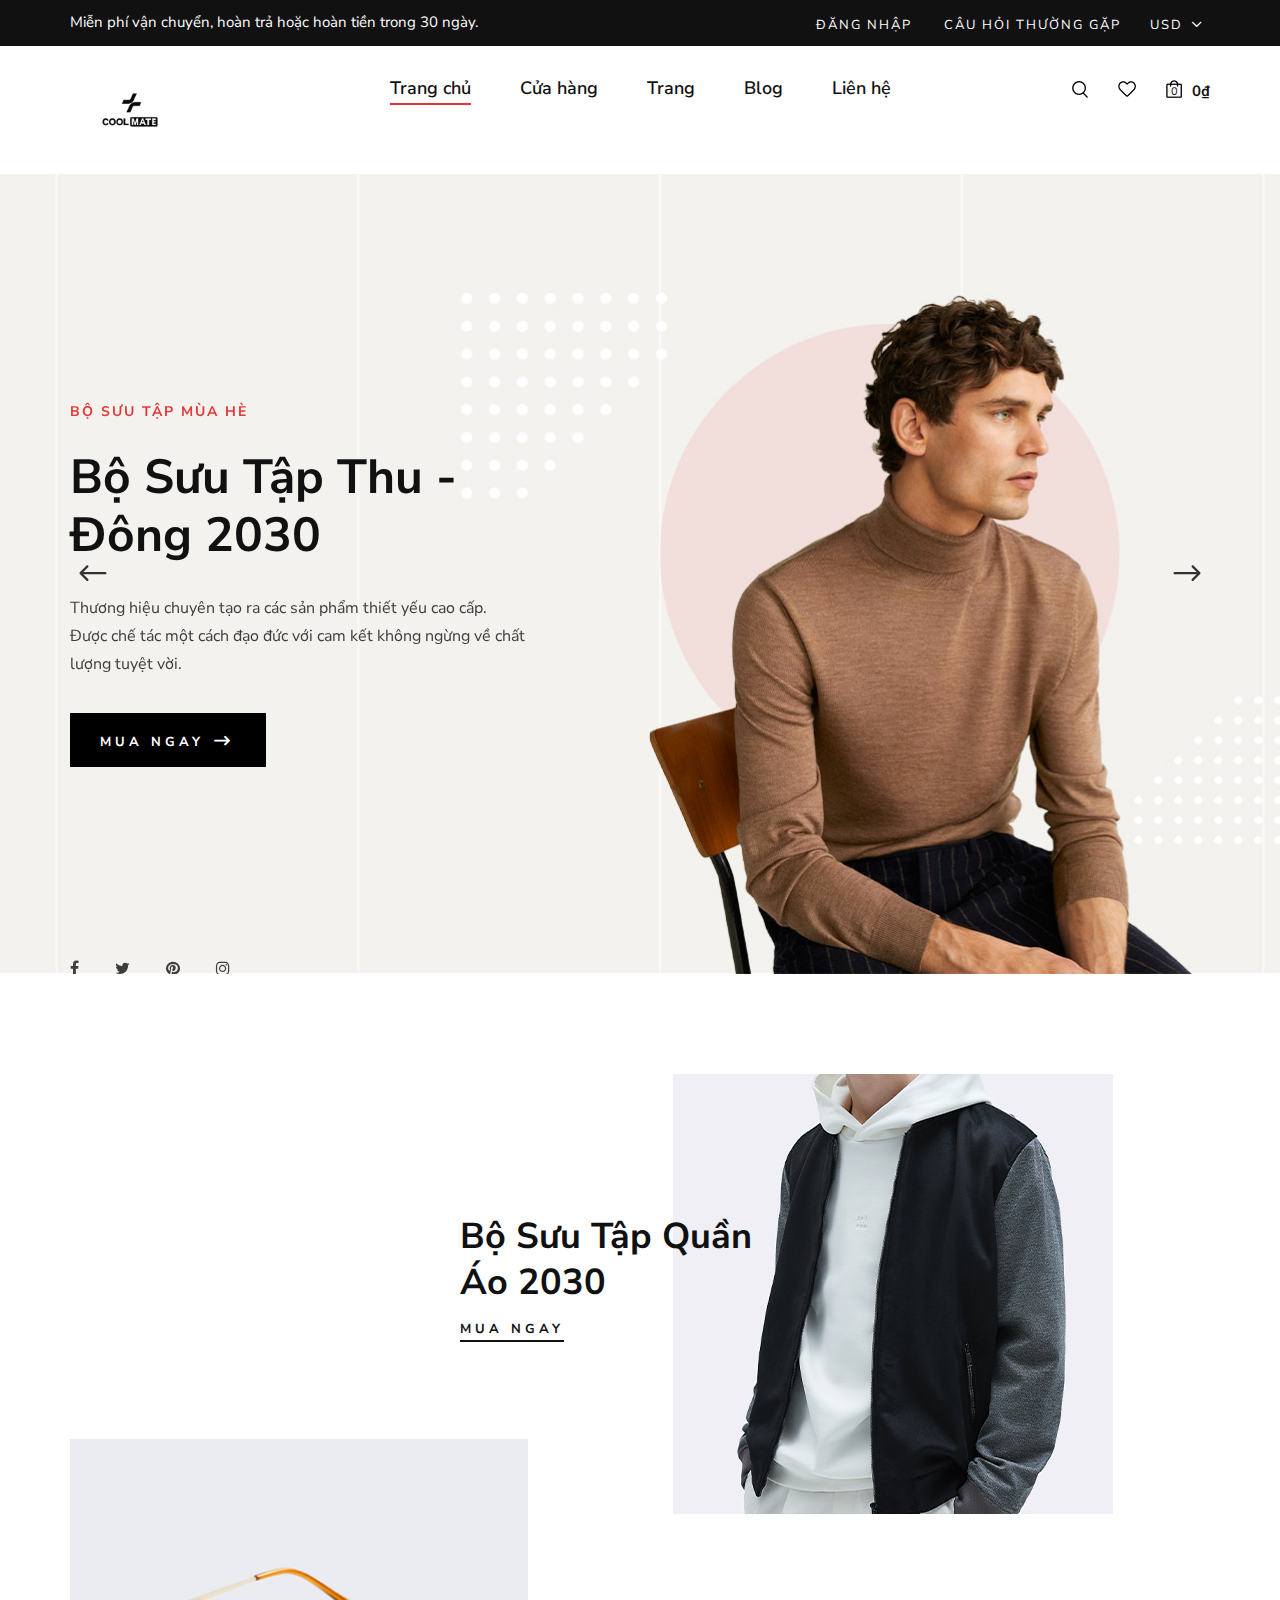
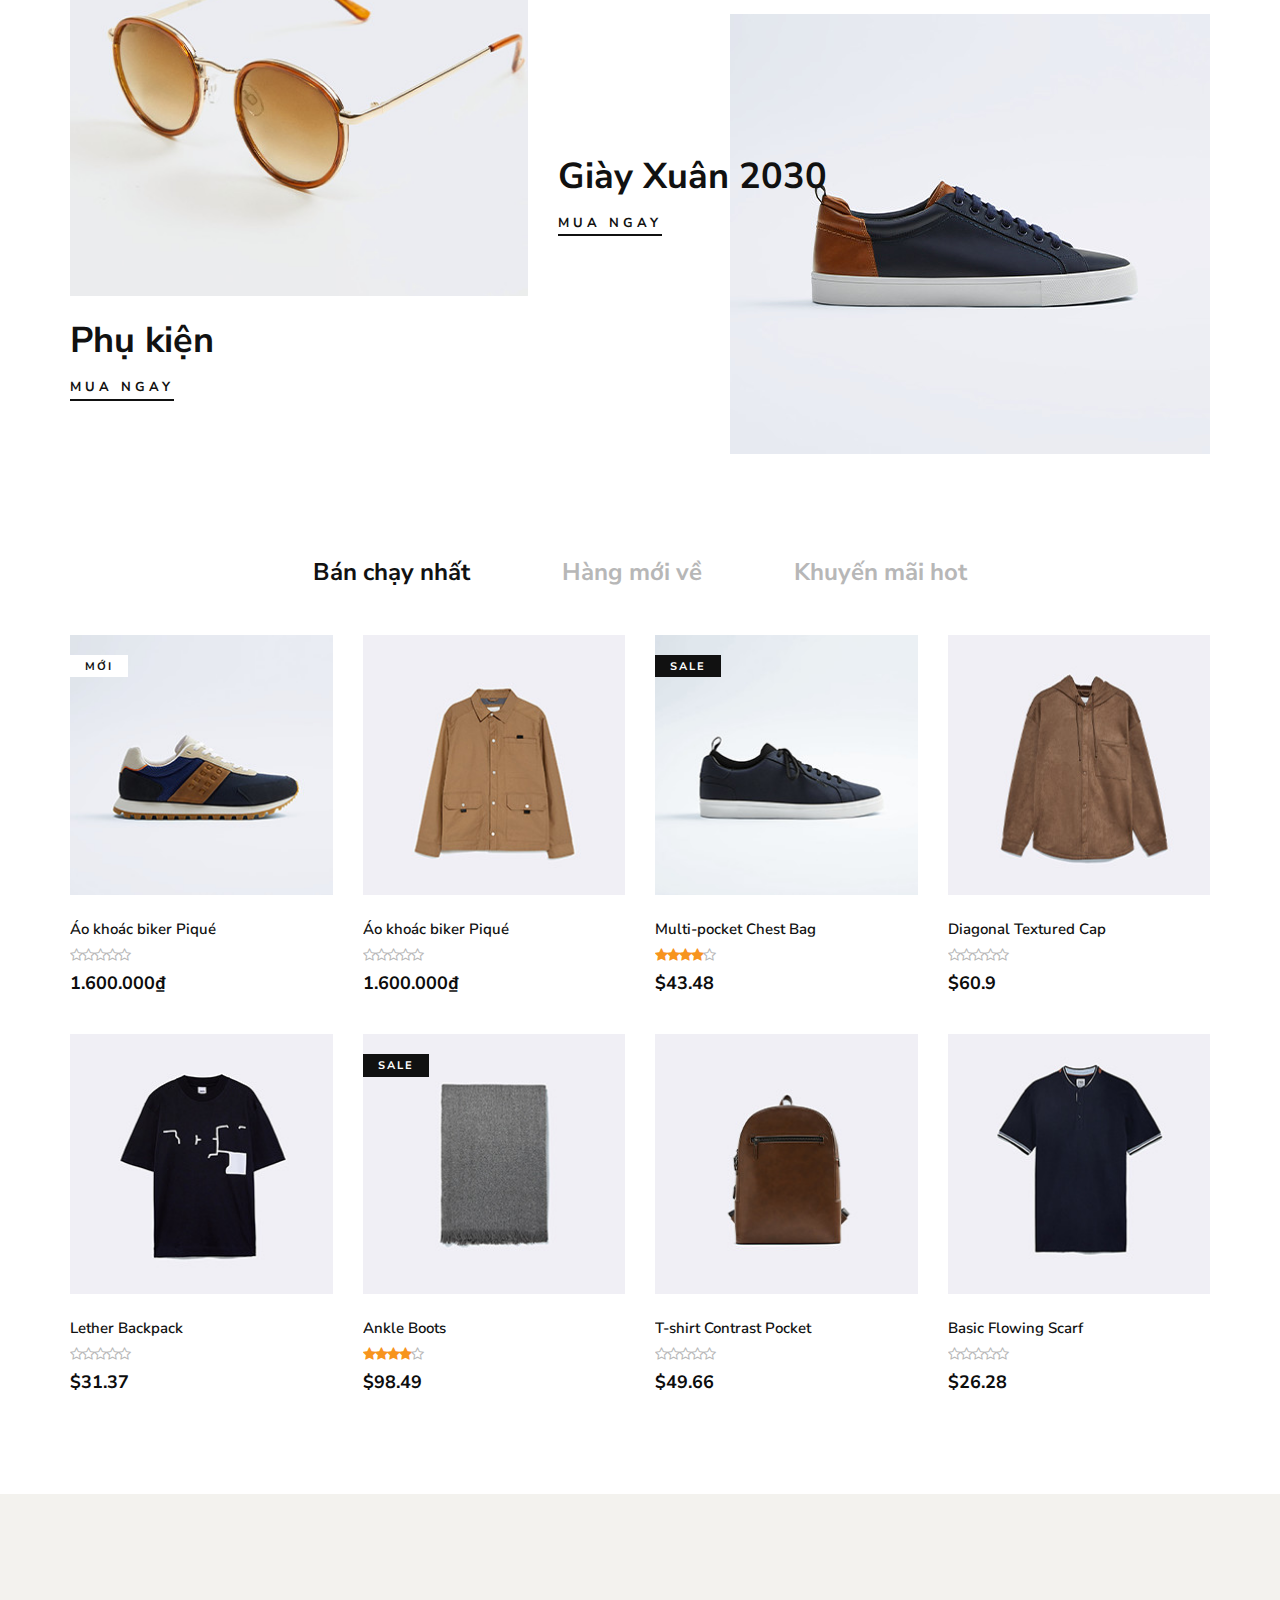
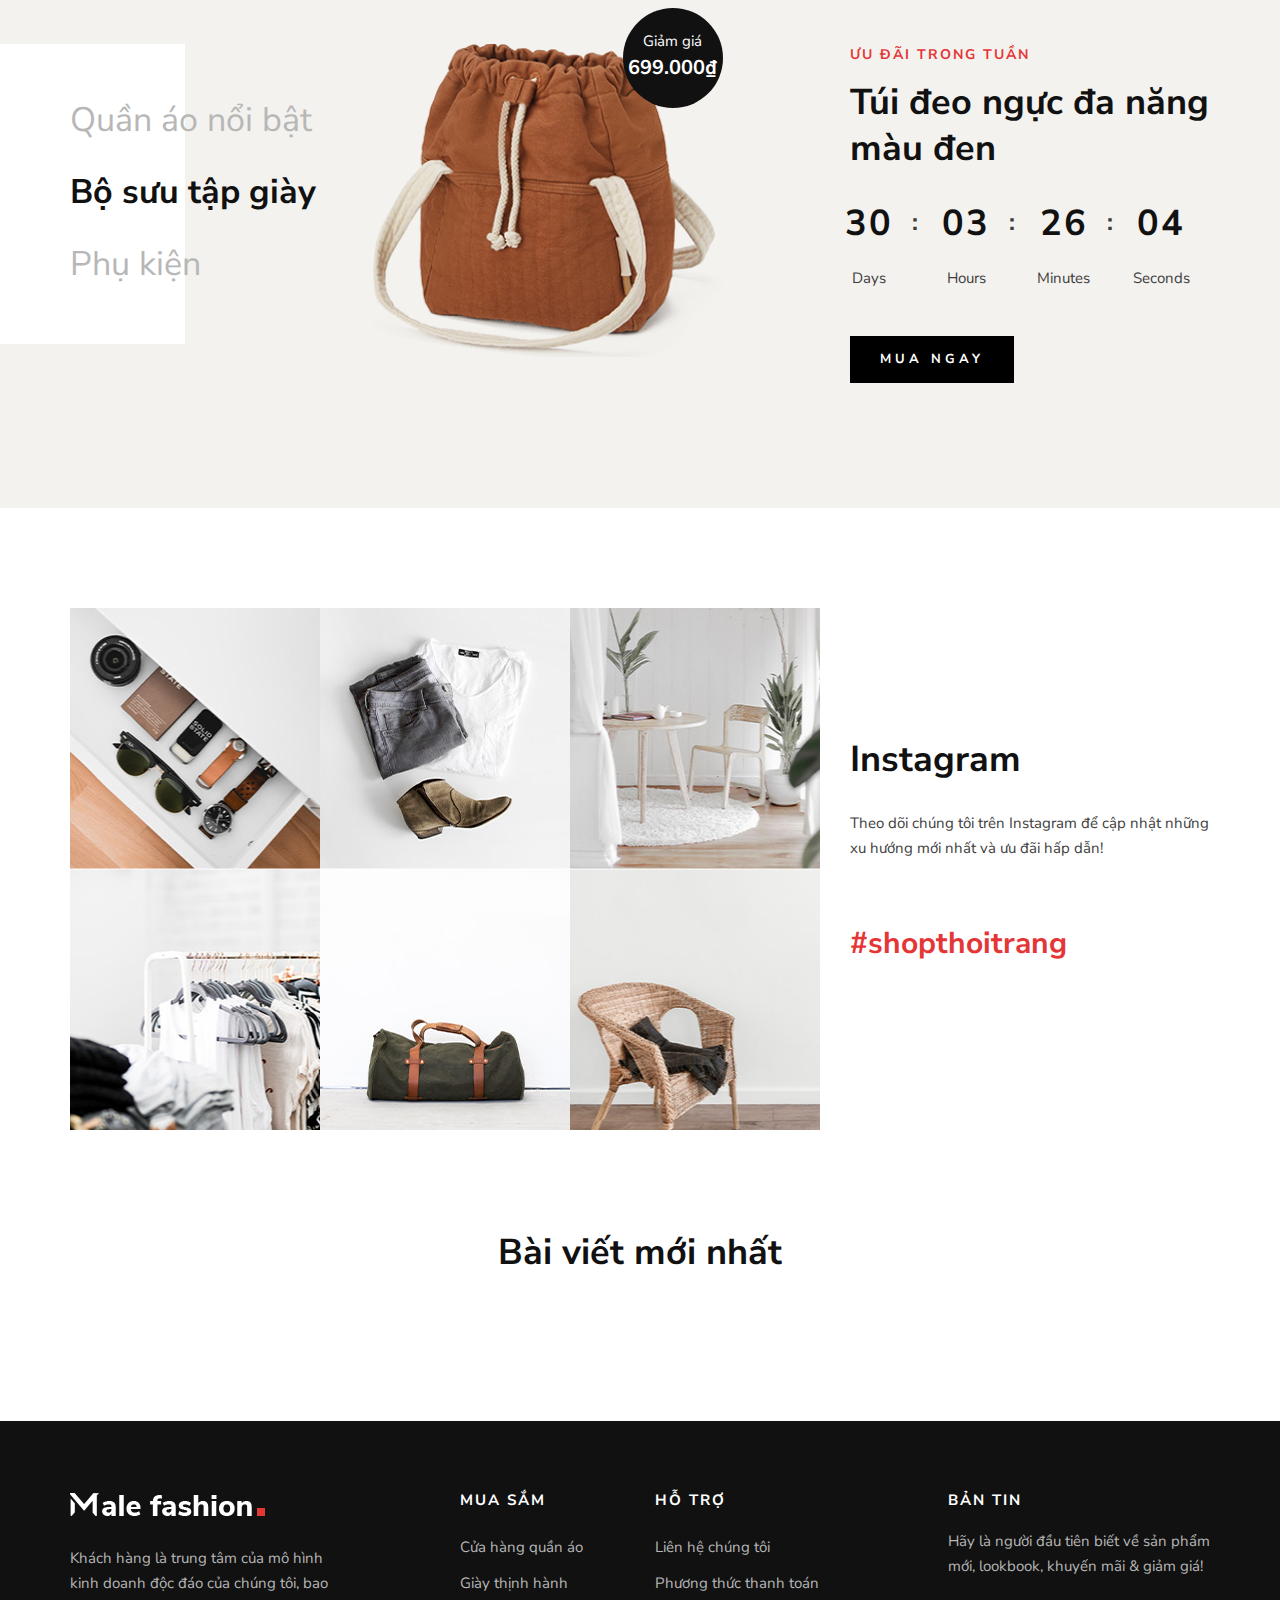
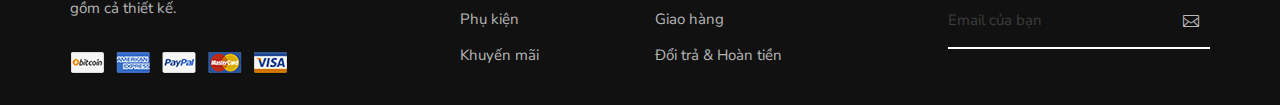
<file: index.html>
<!DOCTYPE html>
<html lang="vi">

<head>
    <meta charset="UTF-8">
    <meta name="description" content="Mẫu Thời Trang Nam">
    <meta name="keywords" content="Thời Trang Nam, unica, sáng tạo, html">
    <meta name="viewport" content="width=device-width, initial-scale=1.0">
    <meta http-equiv="X-UA-Compatible" content="ie=edge">
    <title>Thời Trang Nam | Mẫu</title>

    <!-- Google Font -->
    <link href="https://fonts.googleapis.com/css2?family=Nunito+Sans:wght@300;400;600;700;800;900&display=swap"
    rel="stylesheet">

    <!-- Css Styles -->
    <link rel="stylesheet" href="css/bootstrap.min.css" type="text/css">
    <link rel="stylesheet" href="css/font-awesome.min.css" type="text/css">
    <link rel="stylesheet" href="css/elegant-icons.css" type="text/css">
    <link rel="stylesheet" href="css/magnific-popup.css" type="text/css">
    <link rel="stylesheet" href="css/nice-select.css" type="text/css">
    <link rel="stylesheet" href="css/owl.carousel.min.css" type="text/css">
    <link rel="stylesheet" href="css/slicknav.min.css" type="text/css">
    <link rel="stylesheet" href="css/style.css" type="text/css">
</head>

<body>
    <!-- Page Preloder -->
    <div id="preloder">
        <div class="loader"></div>
    </div>

    <!-- Offcanvas Menu Begin -->
    <div class="offcanvas-menu-overlay"></div>
    <div class="offcanvas-menu-wrapper">
        <div class="offcanvas__option">
            <div class="offcanvas__links">
                <a href="#">Đăng nhập</a>
                <a href="#">Câu hỏi thường gặp</a>
            </div>
            <div class="offcanvas__top__hover">
                <span>Usd <i class="arrow_carrot-down"></i></span>
                <ul>
                    <li>USD</li>
                    <li>EUR</li>
                    <li>USD</li>
                </ul>
            </div>
        </div>
        <div class="offcanvas__nav__option">
            <a href="#" class="search-switch"><img src="img/icon/search.png" alt=""></a>
            <a href="#"><img src="img/icon/heart.png" alt=""></a>
            <a href="#"><img src="img/icon/cart.png" alt=""> <span>0</span></a>
            <div class="price">0₫</div>
        </div>
        <div id="mobile-menu-wrap"></div>
        <div class="offcanvas__text">
            <p>Miễn phí vận chuyển, hoàn trả hoặc hoàn tiền trong 30 ngày.</p>
        </div>
    </div>
    <!-- Offcanvas Menu End -->

    <!-- Header Section Begin -->
    <header class="header">
        <div class="header__top">
            <div class="container">
                <div class="row">
                    <div class="col-lg-6 col-md-7">
                        <div class="header__top__left">
                            <p>Miễn phí vận chuyển, hoàn trả hoặc hoàn tiền trong 30 ngày.</p>
                        </div>
                    </div>
                    <div class="col-lg-6 col-md-5">
                        <div class="header__top__right">
                            <div class="header__top__links">
                                <a href="#">Đăng nhập</a>
                                <a href="#">Câu hỏi thường gặp</a>
                            </div>
                            <div class="header__top__hover">
                                <span>Usd <i class="arrow_carrot-down"></i></span>
                                <ul>
                                    <li>USD</li>
                                    <li>EUR</li>
                                    <li>USD</li>
                                </ul>
                            </div>
                        </div>
                    </div>
                </div>
            </div>
        </div>
        <div class="container">
            <div class="row">
                <div class="col-lg-3 col-md-3">
                    <div class="header__logo">
                        <a href="./index.html"><img src="img/logo.png" alt=""></a>
                    </div>
                </div>
                <div class="col-lg-6 col-md-6">
                    <nav class="header__menu mobile-menu">
                        <ul>
                            <li class="active"><a href="./index.html">Trang chủ</a></li>
                            <li><a href="./shop.html">Cửa hàng</a></li>
                            <li><a href="#">Trang</a>
                                <ul class="dropdown">
                                    <li><a href="./about.html">Về chúng tôi</a></li>
                                    <li><a href="./shop-details.html">Chi tiết sản phẩm</a></li>
                                    <li><a href="./shopping-cart.html">Giỏ hàng</a></li>
                                    <li><a href="./checkout.html">Thanh toán</a></li>
                                    <li><a href="./blog-details.html">Chi tiết blog</a></li>
                                </ul>
                            </li>
                            <li><a href="./blog.html">Blog</a></li>
                            <li><a href="./contact.html">Liên hệ</a></li>
                        </ul>
                    </nav>
                </div>
                <div class="col-lg-3 col-md-3">
                    <div class="header__nav__option">
                        <a href="#" class="search-switch"><img src="img/icon/search.png" alt=""></a>
                        <a href="#"><img src="img/icon/heart.png" alt=""></a>
                        <a href="#"><img src="img/icon/cart.png" alt=""> <span>0</span></a>
                        <div class="price">0₫</div>
                    </div>
                </div>
            </div>
            <div class="canvas__open"><i class="fa fa-bars"></i></div>
        </div>
    </header>
    <!-- Header Section End -->

    <!-- Hero Section Begin -->
    <section class="hero">
        <div class="hero__slider owl-carousel">
            <div class="hero__items set-bg" data-setbg="img/hero/hero-1.jpg">
                <div class="container">
                    <div class="row">
                        <div class="col-xl-5 col-lg-7 col-md-8">
                            <div class="hero__text">
                                <h6>Bộ sưu tập mùa hè</h6>
                                <h2>Bộ Sưu Tập Thu - Đông 2030</h2>
                                <p>Thương hiệu chuyên tạo ra các sản phẩm thiết yếu cao cấp. Được chế tác một cách đạo đức với cam kết không ngừng về chất lượng tuyệt vời.</p>
                                <a href="#" class="primary-btn">Mua ngay <span class="arrow_right"></span></a>
                                <div class="hero__social">
                                    <a href="#"><i class="fa fa-facebook"></i></a>
                                    <a href="#"><i class="fa fa-twitter"></i></a>
                                    <a href="#"><i class="fa fa-pinterest"></i></a>
                                    <a href="#"><i class="fa fa-instagram"></i></a>
                                </div>
                            </div>
                        </div>
                    </div>
                </div>
            </div>
            <div class="hero__items set-bg" data-setbg="img/hero/hero-2.jpg">
                <div class="container">
                    <div class="row">
                        <div class="col-xl-5 col-lg-7 col-md-8">
                            <div class="hero__text">
                                <h6>Bộ sưu tập mùa hè</h6>
                                <h2>Bộ Sưu Tập Thu - Đông 2030</h2>
                                <p>Thương hiệu chuyên tạo ra các sản phẩm thiết yếu cao cấp. Được chế tác một cách đạo đức với cam kết không ngừng về chất lượng tuyệt vời.</p>
                                <a href="#" class="primary-btn">Mua ngay <span class="arrow_right"></span></a>
                                <div class="hero__social">
                                    <a href="#"><i class="fa fa-facebook"></i></a>
                                    <a href="#"><i class="fa fa-twitter"></i></a>
                                    <a href="#"><i class="fa fa-pinterest"></i></a>
                                    <a href="#"><i class="fa fa-instagram"></i></a>
                                </div>
                            </div>
                        </div>
                    </div>
                </div>
            </div>
        </div>
    </section>
    <!-- Hero Section End -->

    <!-- Banner Section Begin -->
    <section class="banner spad">
        <div class="container">
            <div class="row">
                <div class="col-lg-7 offset-lg-4">
                    <div class="banner__item">
                        <div class="banner__item__pic">
                            <img src="img/banner/banner-1.jpg" alt="">
                        </div>
                        <div class="banner__item__text">
                            <h2>Bộ Sưu Tập Quần Áo 2030</h2>
                            <a href="#">Mua ngay</a>
                        </div>
                    </div>
                </div>
                <div class="col-lg-5">
                    <div class="banner__item banner__item--middle">
                        <div class="banner__item__pic">
                            <img src="img/banner/banner-2.jpg" alt="">
                        </div>
                        <div class="banner__item__text">
                            <h2>Phụ kiện</h2>
                            <a href="#">Mua ngay</a>
                        </div>
                    </div>
                </div>
                <div class="col-lg-7">
                    <div class="banner__item banner__item--last">
                        <div class="banner__item__pic">
                            <img src="img/banner/banner-3.jpg" alt="">
                        </div>
                        <div class="banner__item__text">
                            <h2>Giày Xuân 2030</h2>
                            <a href="#">Mua ngay</a>
                        </div>
                    </div>
                </div>
            </div>
        </div>
    </section>
    <!-- Banner Section End -->

    <!-- Product Section Begin -->
    <section class="product spad">
        <div class="container">
            <div class="row">
                <div class="col-lg-12">
                    <ul class="filter__controls">
                        <li class="active" data-filter="*">Bán chạy nhất</li>
                        <li data-filter=".new-arrivals">Hàng mới về</li>
                        <li data-filter=".hot-sales">Khuyến mãi hot</li>
                    </ul>
                </div>
            </div>
            <div class="row product__filter">
                <div class="col-lg-3 col-md-6 col-sm-6 col-md-6 col-sm-6 mix new-arrivals">
                    <div class="product__item">
                        <div class="product__item__pic set-bg" data-setbg="img/product/product-1.jpg">
                            <span class="label">Mới</span>
                            <ul class="product__hover">
                                <li><a href="#"><img src="img/icon/heart.png" alt=""></a></li>
                                <li><a href="#"><img src="img/icon/compare.png" alt=""> <span>So sánh</span></a></li>
                                <li><a href="#"><img src="img/icon/search.png" alt=""></a></li>
                            </ul>
                        </div>
                        <div class="product__item__text">
                            <h6>Áo khoác biker Piqué</h6>
                            <a href="#" class="add-cart">+ Thêm vào giỏ</a>
                            <div class="rating">
                                <i class="fa fa-star-o"></i>
                                <i class="fa fa-star-o"></i>
                                <i class="fa fa-star-o"></i>
                                <i class="fa fa-star-o"></i>
                                <i class="fa fa-star-o"></i>
                            </div>
                            <h5>1.600.000₫</h5>
                            <div class="product__color__select">
                                <label for="pc-1">
                                    <input type="radio" id="pc-1">
                                </label>
                                <label class="active black" for="pc-2">
                                    <input type="radio" id="pc-2">
                                </label>
                                <label class="grey" for="pc-3">
                                    <input type="radio" id="pc-3">
                                </label>
                            </div>
                        </div>
                    </div>
                </div>
                <div class="col-lg-3 col-md-6 col-sm-6 col-md-6 col-sm-6 mix hot-sales">
                    <div class="product__item">
                        <div class="product__item__pic set-bg" data-setbg="img/product/product-2.jpg">
                            <ul class="product__hover">
                                <li><a href="#"><img src="img/icon/heart.png" alt=""></a></li>
                                <li><a href="#"><img src="img/icon/compare.png" alt=""> <span>So sánh</span></a></li>
                                <li><a href="#"><img src="img/icon/search.png" alt=""></a></li>
                            </ul>
                        </div>
                        <div class="product__item__text">
                            <h6>Áo khoác biker Piqué</h6>
                            <a href="#" class="add-cart">+ Thêm vào giỏ</a>
                            <div class="rating">
                                <i class="fa fa-star-o"></i>
                                <i class="fa fa-star-o"></i>
                                <i class="fa fa-star-o"></i>
                                <i class="fa fa-star-o"></i>
                                <i class="fa fa-star-o"></i>
                            </div>
                            <h5>1.600.000₫</h5>
                            <div class="product__color__select">
                                <label for="pc-4">
                                    <input type="radio" id="pc-4">
                                </label>
                                <label class="active black" for="pc-5">
                                    <input type="radio" id="pc-5">
                                </label>
                                <label class="grey" for="pc-6">
                                    <input type="radio" id="pc-6">
                                </label>
                            </div>
                        </div>
                    </div>
                </div>
                <div class="col-lg-3 col-md-6 col-sm-6 col-md-6 col-sm-6 mix new-arrivals">
                    <div class="product__item sale">
                        <div class="product__item__pic set-bg" data-setbg="img/product/product-3.jpg">
                            <span class="label">Sale</span>
                            <ul class="product__hover">
                                <li><a href="#"><img src="img/icon/heart.png" alt=""></a></li>
                                <li><a href="#"><img src="img/icon/compare.png" alt=""> <span>So sánh</span></a></li>
                                <li><a href="#"><img src="img/icon/search.png" alt=""></a></li>
                            </ul>
                        </div>
                        <div class="product__item__text">
                            <h6>Multi-pocket Chest Bag</h6>
                            <a href="#" class="add-cart">+ Thêm vào giỏ</a>
                            <div class="rating">
                                <i class="fa fa-star"></i>
                                <i class="fa fa-star"></i>
                                <i class="fa fa-star"></i>
                                <i class="fa fa-star"></i>
                                <i class="fa fa-star-o"></i>
                            </div>
                            <h5>$43.48</h5>
                            <div class="product__color__select">
                                <label for="pc-7">
                                    <input type="radio" id="pc-7">
                                </label>
                                <label class="active black" for="pc-8">
                                    <input type="radio" id="pc-8">
                                </label>
                                <label class="grey" for="pc-9">
                                    <input type="radio" id="pc-9">
                                </label>
                            </div>
                        </div>
                    </div>
                </div>
                <div class="col-lg-3 col-md-6 col-sm-6 col-md-6 col-sm-6 mix hot-sales">
                    <div class="product__item">
                        <div class="product__item__pic set-bg" data-setbg="img/product/product-4.jpg">
                            <ul class="product__hover">
                                <li><a href="#"><img src="img/icon/heart.png" alt=""></a></li>
                                <li><a href="#"><img src="img/icon/compare.png" alt=""> <span>So sánh</span></a></li>
                                <li><a href="#"><img src="img/icon/search.png" alt=""></a></li>
                            </ul>
                        </div>
                        <div class="product__item__text">
                            <h6>Diagonal Textured Cap</h6>
                            <a href="#" class="add-cart">+ Thêm vào giỏ</a>
                            <div class="rating">
                                <i class="fa fa-star-o"></i>
                                <i class="fa fa-star-o"></i>
                                <i class="fa fa-star-o"></i>
                                <i class="fa fa-star-o"></i>
                                <i class="fa fa-star-o"></i>
                            </div>
                            <h5>$60.9</h5>
                            <div class="product__color__select">
                                <label for="pc-10">
                                    <input type="radio" id="pc-10">
                                </label>
                                <label class="active black" for="pc-11">
                                    <input type="radio" id="pc-11">
                                </label>
                                <label class="grey" for="pc-12">
                                    <input type="radio" id="pc-12">
                                </label>
                            </div>
                        </div>
                    </div>
                </div>
                <div class="col-lg-3 col-md-6 col-sm-6 col-md-6 col-sm-6 mix new-arrivals">
                    <div class="product__item">
                        <div class="product__item__pic set-bg" data-setbg="img/product/product-5.jpg">
                            <ul class="product__hover">
                                <li><a href="#"><img src="img/icon/heart.png" alt=""></a></li>
                                <li><a href="#"><img src="img/icon/compare.png" alt=""> <span>So sánh</span></a></li>
                                <li><a href="#"><img src="img/icon/search.png" alt=""></a></li>
                            </ul>
                        </div>
                        <div class="product__item__text">
                            <h6>Lether Backpack</h6>
                            <a href="#" class="add-cart">+ Thêm vào giỏ</a>
                            <div class="rating">
                                <i class="fa fa-star-o"></i>
                                <i class="fa fa-star-o"></i>
                                <i class="fa fa-star-o"></i>
                                <i class="fa fa-star-o"></i>
                                <i class="fa fa-star-o"></i>
                            </div>
                            <h5>$31.37</h5>
                            <div class="product__color__select">
                                <label for="pc-13">
                                    <input type="radio" id="pc-13">
                                </label>
                                <label class="active black" for="pc-14">
                                    <input type="radio" id="pc-14">
                                </label>
                                <label class="grey" for="pc-15">
                                    <input type="radio" id="pc-15">
                                </label>
                            </div>
                        </div>
                    </div>
                </div>
                <div class="col-lg-3 col-md-6 col-sm-6 col-md-6 col-sm-6 mix hot-sales">
                    <div class="product__item sale">
                        <div class="product__item__pic set-bg" data-setbg="img/product/product-6.jpg">
                            <span class="label">Sale</span>
                            <ul class="product__hover">
                                <li><a href="#"><img src="img/icon/heart.png" alt=""></a></li>
                                <li><a href="#"><img src="img/icon/compare.png" alt=""> <span>So sánh</span></a></li>
                                <li><a href="#"><img src="img/icon/search.png" alt=""></a></li>
                            </ul>
                        </div>
                        <div class="product__item__text">
                            <h6>Ankle Boots</h6>
                            <a href="#" class="add-cart">+ Thêm vào giỏ</a>
                            <div class="rating">
                                <i class="fa fa-star"></i>
                                <i class="fa fa-star"></i>
                                <i class="fa fa-star"></i>
                                <i class="fa fa-star"></i>
                                <i class="fa fa-star-o"></i>
                            </div>
                            <h5>$98.49</h5>
                            <div class="product__color__select">
                                <label for="pc-16">
                                    <input type="radio" id="pc-16">
                                </label>
                                <label class="active black" for="pc-17">
                                    <input type="radio" id="pc-17">
                                </label>
                                <label class="grey" for="pc-18">
                                    <input type="radio" id="pc-18">
                                </label>
                            </div>
                        </div>
                    </div>
                </div>
                <div class="col-lg-3 col-md-6 col-sm-6 col-md-6 col-sm-6 mix new-arrivals">
                    <div class="product__item">
                        <div class="product__item__pic set-bg" data-setbg="img/product/product-7.jpg">
                            <ul class="product__hover">
                                <li><a href="#"><img src="img/icon/heart.png" alt=""></a></li>
                                <li><a href="#"><img src="img/icon/compare.png" alt=""> <span>So sánh</span></a></li>
                                <li><a href="#"><img src="img/icon/search.png" alt=""></a></li>
                            </ul>
                        </div>
                        <div class="product__item__text">
                            <h6>T-shirt Contrast Pocket</h6>
                            <a href="#" class="add-cart">+ Thêm vào giỏ</a>
                            <div class="rating">
                                <i class="fa fa-star-o"></i>
                                <i class="fa fa-star-o"></i>
                                <i class="fa fa-star-o"></i>
                                <i class="fa fa-star-o"></i>
                                <i class="fa fa-star-o"></i>
                            </div>
                            <h5>$49.66</h5>
                            <div class="product__color__select">
                                <label for="pc-19">
                                    <input type="radio" id="pc-19">
                                </label>
                                <label class="active black" for="pc-20">
                                    <input type="radio" id="pc-20">
                                </label>
                                <label class="grey" for="pc-21">
                                    <input type="radio" id="pc-21">
                                </label>
                            </div>
                        </div>
                    </div>
                </div>
                <div class="col-lg-3 col-md-6 col-sm-6 col-md-6 col-sm-6 mix hot-sales">
                    <div class="product__item">
                        <div class="product__item__pic set-bg" data-setbg="img/product/product-8.jpg">
                            <ul class="product__hover">
                                <li><a href="#"><img src="img/icon/heart.png" alt=""></a></li>
                                <li><a href="#"><img src="img/icon/compare.png" alt=""> <span>So sánh</span></a></li>
                                <li><a href="#"><img src="img/icon/search.png" alt=""></a></li>
                            </ul>
                        </div>
                        <div class="product__item__text">
                            <h6>Basic Flowing Scarf</h6>
                            <a href="#" class="add-cart">+ Thêm vào giỏ</a>
                            <div class="rating">
                                <i class="fa fa-star-o"></i>
                                <i class="fa fa-star-o"></i>
                                <i class="fa fa-star-o"></i>
                                <i class="fa fa-star-o"></i>
                                <i class="fa fa-star-o"></i>
                            </div>
                            <h5>$26.28</h5>
                            <div class="product__color__select">
                                <label for="pc-22">
                                    <input type="radio" id="pc-22">
                                </label>
                                <label class="active black" for="pc-23">
                                    <input type="radio" id="pc-23">
                                </label>
                                <label class="grey" for="pc-24">
                                    <input type="radio" id="pc-24">
                                </label>
                            </div>
                        </div>
                    </div>
                </div>
            </div>
        </div>
    </section>
    <!-- Product Section End -->

    <!-- Categories Section Begin -->
    <section class="categories spad">
        <div class="container">
            <div class="row">
                <div class="col-lg-3">
                    <div class="categories__text">
                        <h2>Quần áo nổi bật <br /> <span>Bộ sưu tập giày</span> <br /> Phụ kiện</h2>
                    </div>
                </div>
                <div class="col-lg-4">
                    <div class="categories__hot__deal">
                        <img src="img/product-sale.png" alt="">
                        <div class="hot__deal__sticker">
                            <span>Giảm giá</span>
                            <h5>699.000₫</h5>
                        </div>
                    </div>
                </div>
                <div class="col-lg-4 offset-lg-1">
                    <div class="categories__deal__countdown">
                        <span>Ưu đãi trong tuần</span>
                        <h2>Túi đeo ngực đa năng màu đen</h2>
                        <div class="categories__deal__countdown__timer" id="countdown">
                            <div class="cd-item">
                                <span>3</span>
                                <p>Ngày</p>
                            </div>
                            <div class="cd-item">
                                <span>1</span>
                                <p>Giờ</p>
                            </div>
                            <div class="cd-item">
                                <span>50</span>
                                <p>Phút</p>
                            </div>
                            <div class="cd-item">
                                <span>18</span>
                                <p>Giây</p>
                            </div>
                        </div>
                        <a href="#" class="primary-btn">Mua ngay</a>
                    </div>
                </div>
            </div>
        </div>
    </section>
    <!-- Categories Section End -->

    <!-- Instagram Section Begin -->
    <section class="instagram spad">
        <div class="container">
            <div class="row">
                <div class="col-lg-8">
                    <div class="instagram__pic">
                        <div class="instagram__pic__item set-bg" data-setbg="img/instagram/instagram-1.jpg"></div>
                        <div class="instagram__pic__item set-bg" data-setbg="img/instagram/instagram-2.jpg"></div>
                        <div class="instagram__pic__item set-bg" data-setbg="img/instagram/instagram-3.jpg"></div>
                        <div class="instagram__pic__item set-bg" data-setbg="img/instagram/instagram-4.jpg"></div>
                        <div class="instagram__pic__item set-bg" data-setbg="img/instagram/instagram-5.jpg"></div>
                        <div class="instagram__pic__item set-bg" data-setbg="img/instagram/instagram-6.jpg"></div>
                    </div>
                </div>
                <div class="col-lg-4">
                    <div class="instagram__text">
                        <h2>Instagram</h2>
                        <p>Theo dõi chúng tôi trên Instagram để cập nhật những xu hướng mới nhất và ưu đãi hấp dẫn!</p>
                        <h3>#shopthoitrang</h3>
                    </div>
                </div>
            </div>
        </div>
    </section>
    <!-- Instagram Section End -->

    <!-- Latest Blog Section Begin -->
    <section class="latest-blog spad">
        <div class="container">
            <div class="section-title">
                <h2>Bài viết mới nhất</h2>
            </div>
            <!-- Nội dung bài viết mới nhất ở đây -->
        </div>
    </section>
    <!-- Latest Blog Section End -->

    <!-- Footer Section Begin -->
    <footer class="footer">
        <div class="container">
            <div class="row">
                <div class="col-lg-3 col-md-6 col-sm-6">
                    <div class="footer__about">
                        <div class="footer__logo">
                            <a href="#"><img src="img/footer-logo.png" alt=""></a>
                        </div>
                        <p>Khách hàng là trung tâm của mô hình kinh doanh độc đáo của chúng tôi, bao gồm cả thiết kế.</p>
                        <a href="#"><img src="img/payment.png" alt=""></a>
                    </div>
                </div>
                <div class="col-lg-2 offset-lg-1 col-md-3 col-sm-6">
                    <div class="footer__widget">
                        <h6>Mua sắm</h6>
                        <ul>
                            <li><a href="#">Cửa hàng quần áo</a></li>
                            <li><a href="#">Giày thịnh hành</a></li>
                            <li><a href="#">Phụ kiện</a></li>
                            <li><a href="#">Khuyến mãi</a></li>
                        </ul>
                    </div>
                </div>
                <div class="col-lg-2 col-md-3 col-sm-6">
                    <div class="footer__widget">
                        <h6>Hỗ trợ</h6>
                        <ul>
                            <li><a href="#">Liên hệ chúng tôi</a></li>
                            <li><a href="#">Phương thức thanh toán</a></li>
                            <li><a href="#">Giao hàng</a></li>
                            <li><a href="#">Đổi trả & Hoàn tiền</a></li>
                        </ul>
                    </div>
                </div>
                <div class="col-lg-3 offset-lg-1 col-md-6 col-sm-6">
                    <div class="footer__widget">
                        <h6>Bản tin</h6>
                        <div class="footer__newslatter">
                            <p>Hãy là người đầu tiên biết về sản phẩm mới, lookbook, khuyến mãi & giảm giá!</p>
                            <form action="#">
                                <input type="text" placeholder="Email của bạn">
                                <button type="submit"><span class="icon_mail_alt"></span></button>
                            </form>
                        </div>
                    </div>
                </div>
            </div>
            <div class="row">
                <div class="col-lg-12 text-center">
                    <!-- Removed <div class="footer__copyright__text">...</div> -->
                </div>
            </div>
        </div>
    </footer>
    <!-- Footer Section End -->

    <!-- Search Begin -->
    <div class="search-model">
        <div class="h-100 d-flex align-items-center justify-content-center">
            <div class="search-close-switch">+</div>
            <form class="search-model-form">
                <input type="text" id="search-input" placeholder="Search here.....">
            </form>
        </div>
    </div>
    <!-- Search End -->

    <!-- Js Plugins -->
    <script src="js/jquery-3.3.1.min.js"></script>
    <script src="js/bootstrap.min.js"></script>
    <script src="js/jquery.nice-select.min.js"></script>
    <script src="js/jquery.nicescroll.min.js"></script>
    <script src="js/jquery.magnific-popup.min.js"></script>
    <script src="js/jquery.countdown.min.js"></script>
    <script src="js/jquery.slicknav.js"></script>
    <script src="js/mixitup.min.js"></script>
    <script src="js/owl.carousel.min.js"></script>
    <script src="js/main.js"></script>
</body>

</html>
</file>
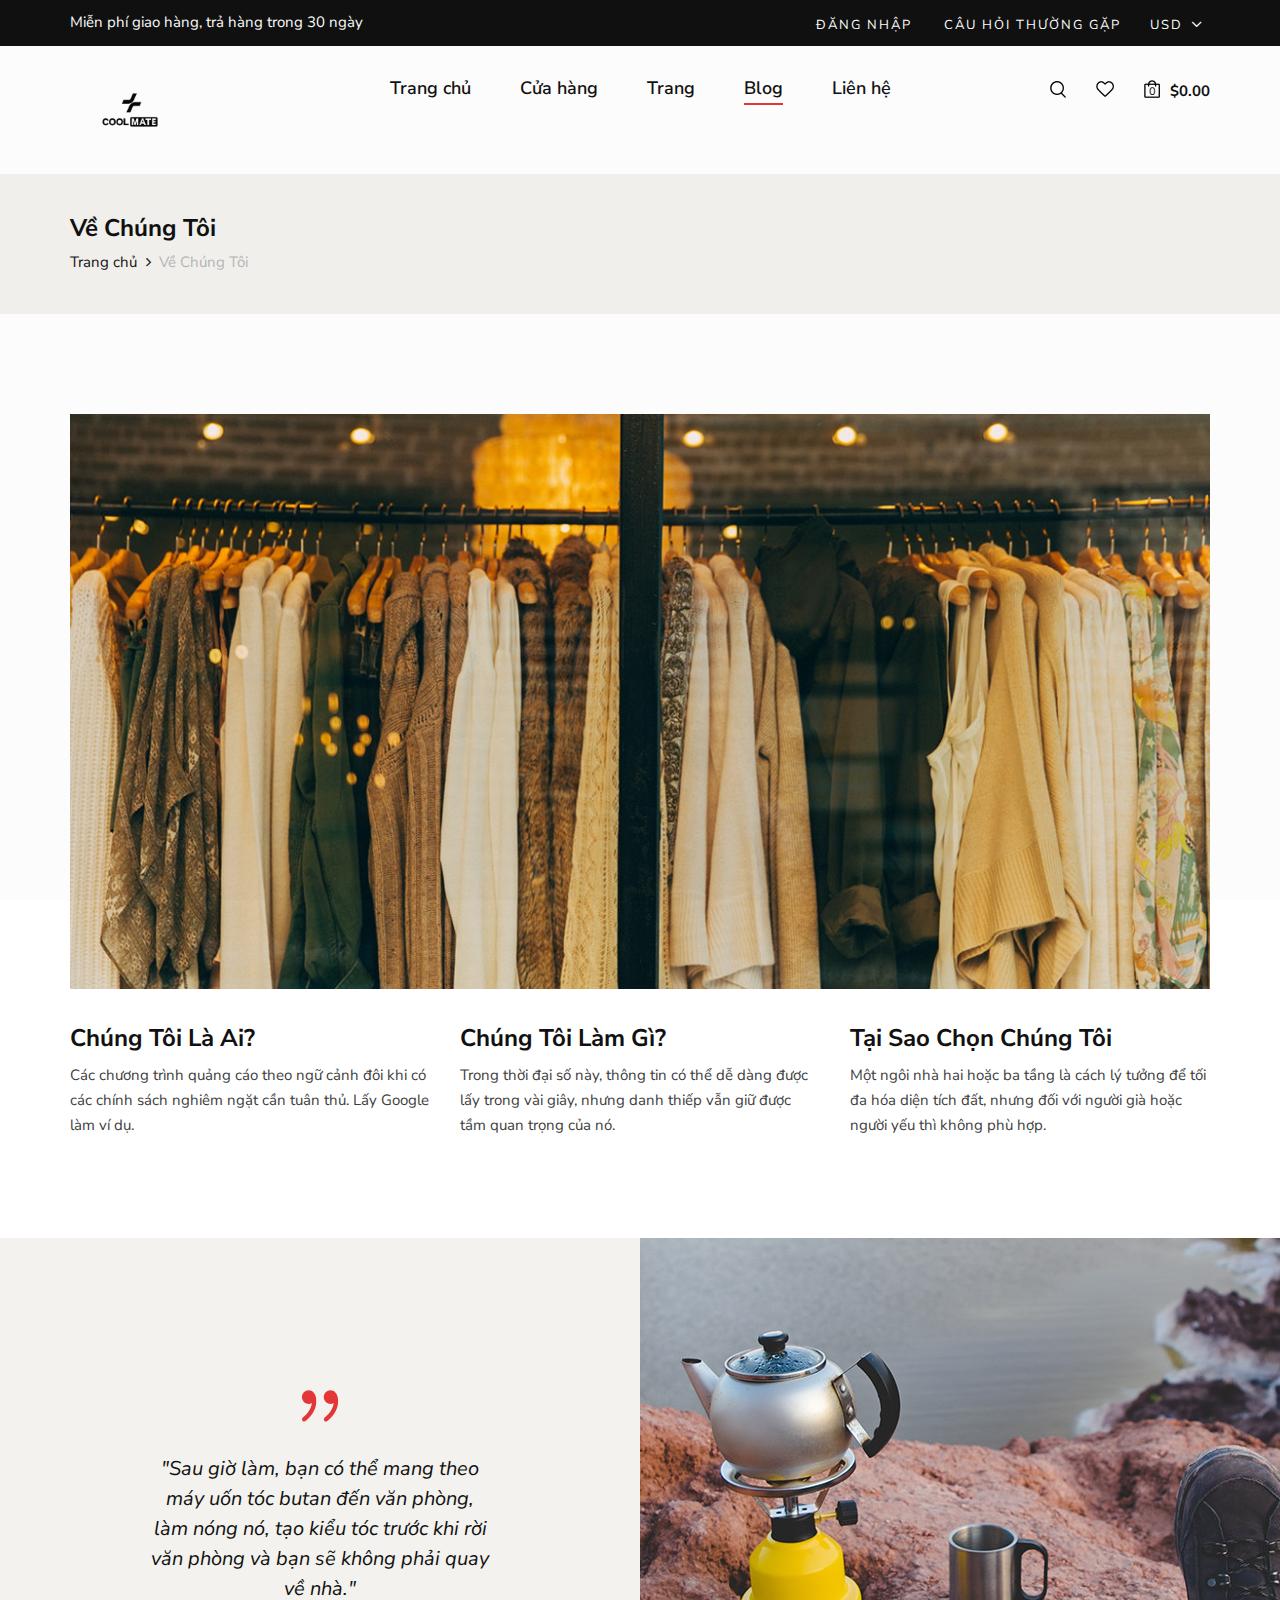
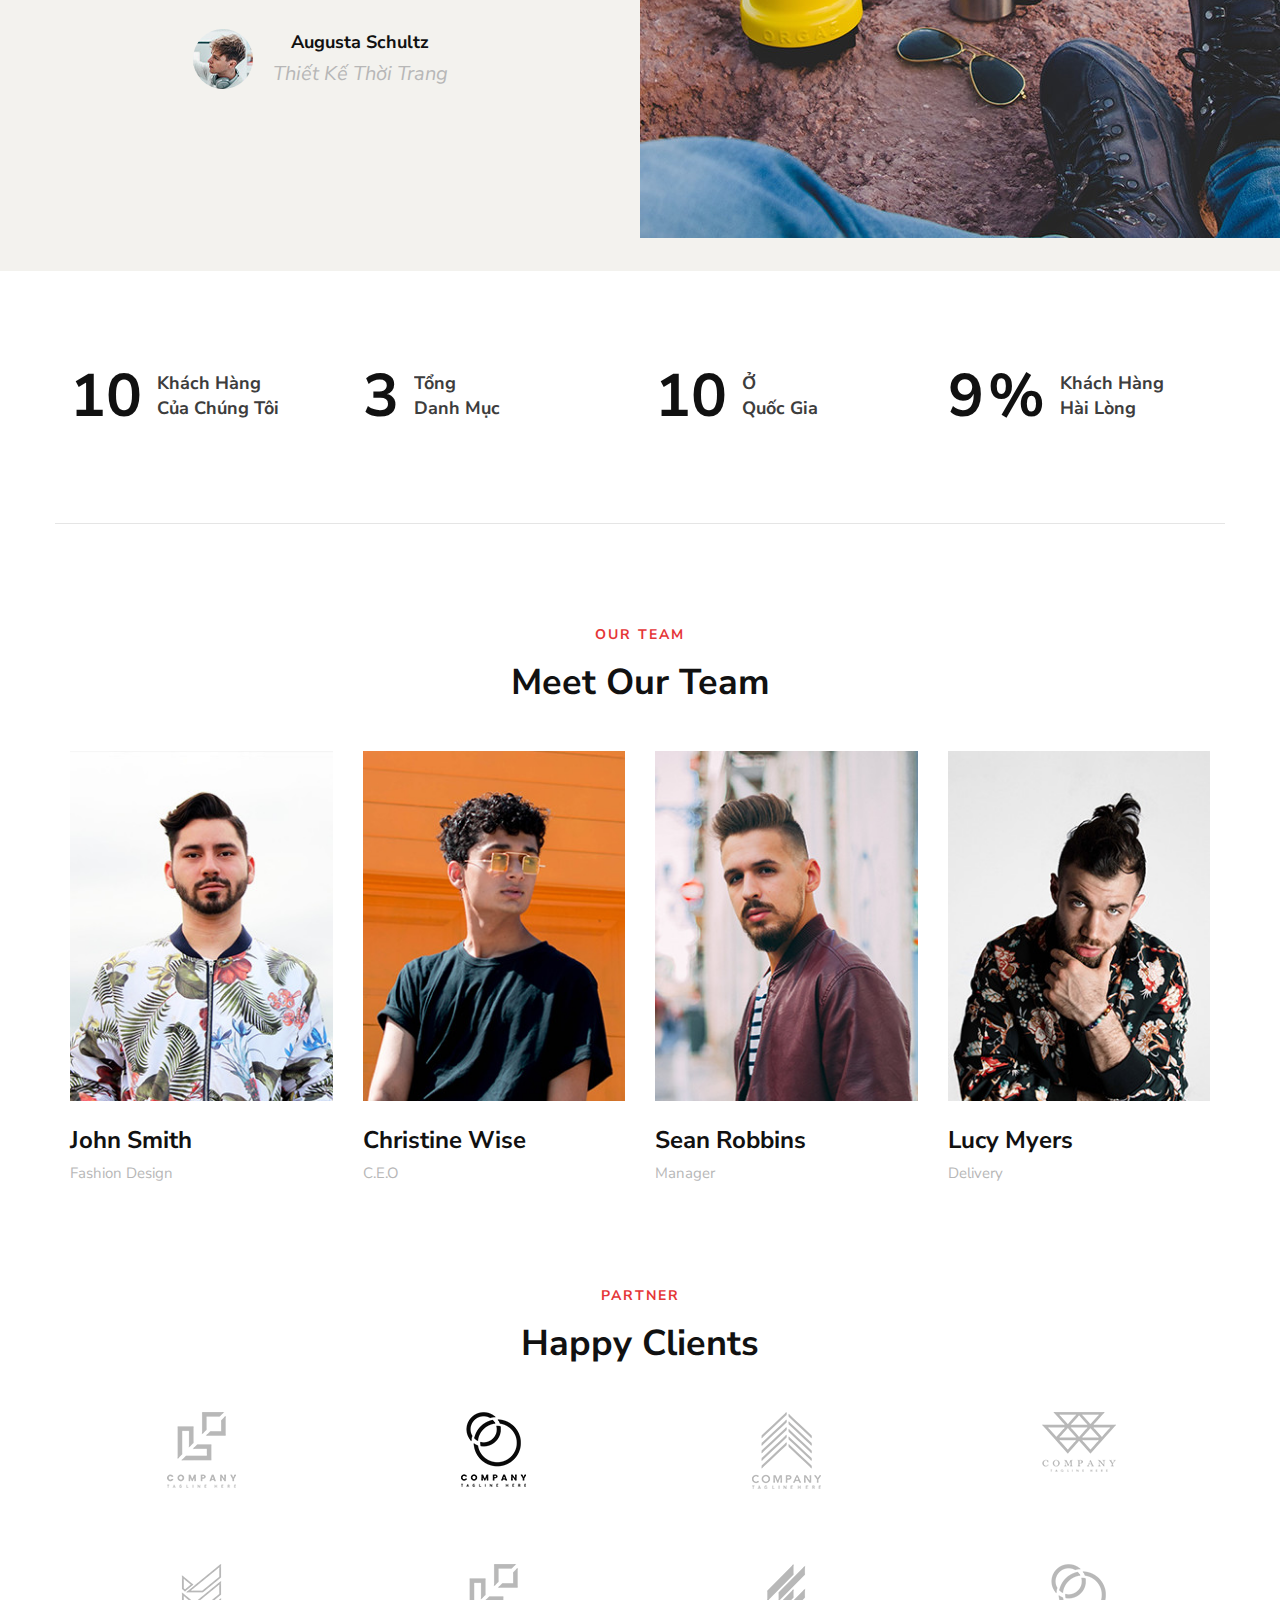
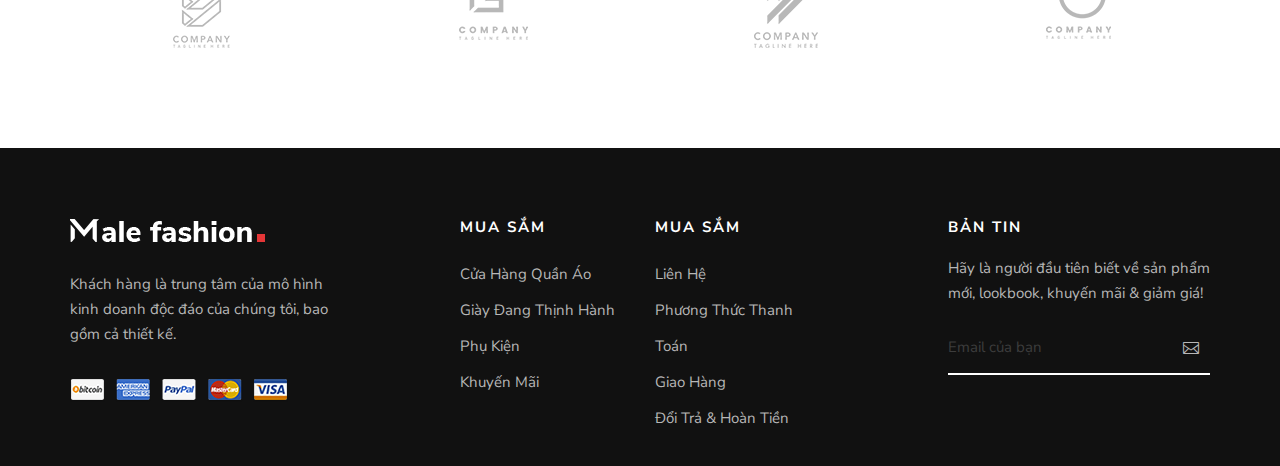
<file: about.html>
<!DOCTYPE html>
<html lang="zxx">

<head>
    <meta charset="UTF-8">
    <meta name="description" content="Male_Fashion Template">
    <meta name="keywords" content="Male_Fashion, unica, creative, html">
    <meta name="viewport" content="width=device-width, initial-scale=1.0">
    <meta http-equiv="X-UA-Compatible" content="ie=edge">
    <title>Male-Fashion | Template</title>

    <!-- Google Font -->
    <link href="https://fonts.googleapis.com/css2?family=Nunito+Sans:wght@300;400;600;700;800;900&display=swap"
    rel="stylesheet">

    <!-- Css Styles -->
    <link rel="stylesheet" href="css/bootstrap.min.css" type="text/css">
    <link rel="stylesheet" href="css/font-awesome.min.css" type="text/css">
    <link rel="stylesheet" href="css/elegant-icons.css" type="text/css">
    <link rel="stylesheet" href="css/magnific-popup.css" type="text/css">
    <link rel="stylesheet" href="css/nice-select.css" type="text/css">
    <link rel="stylesheet" href="css/owl.carousel.min.css" type="text/css">
    <link rel="stylesheet" href="css/slicknav.min.css" type="text/css">
    <link rel="stylesheet" href="css/style.css" type="text/css">
</head>

<body>
    <!-- Page Preloder -->
    <div id="preloder">
        <div class="loader"></div>
    </div>

    <!-- Offcanvas Menu Begin -->
    <div class="offcanvas-menu-overlay"></div>
    <div class="offcanvas-menu-wrapper">
        <div class="offcanvas__option">
            <div class="offcanvas__links">
                <a href="#">Đăng nhập</a>
                <a href="#">Câu hỏi thường gặp</a>
            </div>
            <div class="offcanvas__top__hover">
                <span>Usd <i class="arrow_carrot-down"></i></span>
                <ul>
                    <li>USD</li>
                    <li>EUR</li>
                    <li>USD</li>
                </ul>
            </div>
        </div>
        <div class="offcanvas__nav__option">
            <a href="#" class="search-switch"><img src="img/icon/search.png" alt=""></a>
            <a href="#"><img src="img/icon/heart.png" alt=""></a>
            <a href="#"><img src="img/icon/cart.png" alt=""> <span>0</span></a>
            <div class="price">0₫</div>
        </div>
        <div id="mobile-menu-wrap"></div>
        <div class="offcanvas__text">
            <p>Free shipping, 30-day return or refund guarantee.</p>
        </div>
    </div>
    <!-- Offcanvas Menu End -->

    <!-- Header Section Begin -->
    <header class="header">
        <div class="header__top">
            <div class="container">
                <div class="row">
                    <div class="col-lg-6 col-md-7">
                        <div class="header__top__left">
                            <p>Miễn phí giao hàng, trả hàng trong 30 ngày</p>
                        </div>
                    </div>
                    <div class="col-lg-6 col-md-5">
                        <div class="header__top__right">
                            <div class="header__top__links">
                                <a href="#">Đăng nhập</a>
                                <a href="#">Câu hỏi thường gặp</a>
                            </div>
                            <div class="header__top__hover">
                                <span>Usd <i class="arrow_carrot-down"></i></span>
                                <ul>
                                    <li>USD</li>
                                    <li>EUR</li>
                                    <li>USD</li>
                                </ul>
                            </div>
                        </div>
                    </div>
                </div>
            </div>
        </div>
        <div class="container">
            <div class="row">
                <div class="col-lg-3 col-md-3">
                    <div class="header__logo">
                        <a href="./index.html"><img src="img/logo.png" alt=""></a>
                    </div>
                </div>
                <div class="col-lg-6 col-md-6">
                    <nav class="header__menu mobile-menu">
                        <ul>
                            <li><a href="./index.html">Trang chủ</a></li>
                            <li><a href="./shop.html">Cửa hàng</a></li>
                            <li><a href="#">Trang</a>
                                <ul class="dropdown">
                                    <li><a href="./about.html">Về Chúng Tôi</a></li>
                                    <li><a href="./shop-details.html">Chi Tiết Sản Phẩm</a></li>
                                    <li><a href="./shopping-cart.html">Giỏ Hàng</a></li>
                                    <li><a href="./checkout.html">Thanh Toán</a></li>
                                    <li><a href="./blog-details.html">Chi Tiết Blog</a></li>
                                </ul>
                            </li>
                            <li class="active"><a href="./blog.html">Blog</a></li>
                            <li><a href="./contact.html">Liên hệ</a></li>
                        </ul>
                    </nav>
                </div>
                <div class="col-lg-3 col-md-3">
                    <div class="header__nav__option">
                        <a href="#" class="search-switch"><img src="img/icon/search.png" alt=""></a>
                        <a href="#"><img src="img/icon/heart.png" alt=""></a>
                        <a href="#"><img src="img/icon/cart.png" alt=""> <span>0</span></a>
                        <div class="price">$0.00</div>
                    </div>
                </div>
            </div>
            <div class="canvas__open"><i class="fa fa-bars"></i></div>
        </div>
    </header>
    <!-- Header Section End -->

    <!-- Breadcrumb Section Begin -->
    <section class="breadcrumb-option">
        <div class="container">
            <div class="row">
                <div class="col-lg-12">
                    <div class="breadcrumb__text">
                        <h4>Về Chúng Tôi</h4>
                        <div class="breadcrumb__links">
                            <a href="./index.html">Trang chủ</a>
                            <span>Về Chúng Tôi</span>
                        </div>
                    </div>
                </div>
            </div>
        </div>
    </section>
    <!-- Breadcrumb Section End -->

    <!-- About Section Begin -->
    <section class="about spad">
        <div class="container">
            <div class="row">
                <div class="col-lg-12">
                    <div class="about__pic">
                        <img src="img/about/about-us.jpg" alt="">
                    </div>
                </div>
            </div>
            <div class="row">
                <div class="col-lg-4 col-md-4 col-sm-6">
                    <div class="about__item">
                        <h4>Chúng Tôi Là Ai?</h4>
                        <p>Các chương trình quảng cáo theo ngữ cảnh đôi khi có các chính sách nghiêm ngặt cần tuân thủ. Lấy Google làm ví dụ.</p>
                    </div>
                </div>
                <div class="col-lg-4 col-md-4 col-sm-6">
                    <div class="about__item">
                        <h4>Chúng Tôi Làm Gì?</h4>
                        <p>Trong thời đại số này, thông tin có thể dễ dàng được lấy trong vài giây, nhưng danh thiếp vẫn giữ được tầm quan trọng của nó.</p>
                    </div>
                </div>
                <div class="col-lg-4 col-md-4 col-sm-6">
                    <div class="about__item">
                        <h4>Tại Sao Chọn Chúng Tôi</h4>
                        <p>Một ngôi nhà hai hoặc ba tầng là cách lý tưởng để tối đa hóa diện tích đất, nhưng đối với người già hoặc người yếu thì không phù hợp.</p>
                    </div>
                </div>
            </div>
        </div>
    </section>
    <!-- About Section End -->

    <!-- Testimonial Section Begin -->
    <section class="testimonial">
        <div class="container-fluid">
            <div class="row">
                <div class="col-lg-6 p-0">
                    <div class="testimonial__text">
                        <span class="icon_quotations"></span>
                        <p>"Sau giờ làm, bạn có thể mang theo máy uốn tóc butan đến văn phòng, làm nóng nó, tạo kiểu tóc trước khi rời văn phòng và bạn sẽ không phải quay về nhà."</p>
                        <div class="testimonial__author">
                            <div class="testimonial__author__pic">
                                <img src="img/about/testimonial-author.jpg" alt="">
                            </div>
                            <div class="testimonial__author__text">
                                <h5>Augusta Schultz</h5>
                                <p>Thiết Kế Thời Trang</p>
                            </div>
                        </div>
                    </div>
                </div>
                <div class="col-lg-6 p-0">
                    <div class="testimonial__pic set-bg" data-setbg="img/about/testimonial-pic.jpg"></div>
                </div>
            </div>
        </div>
    </section>
    <!-- Testimonial Section End -->

    <!-- Counter Section Begin -->
    <section class="counter spad">
        <div class="container">
            <div class="row">
                <div class="col-lg-3 col-md-6 col-sm-6">
                    <div class="counter__item">
                        <div class="counter__item__number">
                            <h2 class="cn_num">102</h2>
                        </div>
                        <span>Khách Hàng <br />Của Chúng Tôi</span>
                    </div>
                </div>
                <div class="col-lg-3 col-md-6 col-sm-6">
                    <div class="counter__item">
                        <div class="counter__item__number">
                            <h2 class="cn_num">30</h2>
                        </div>
                        <span>Tổng <br />Danh Mục</span>
                    </div>
                </div>
                <div class="col-lg-3 col-md-6 col-sm-6">
                    <div class="counter__item">
                        <div class="counter__item__number">
                            <h2 class="cn_num">102</h2>
                        </div>
                        <span>Ở <br />Quốc Gia</span>
                    </div>
                </div>
                <div class="col-lg-3 col-md-6 col-sm-6">
                    <div class="counter__item">
                        <div class="counter__item__number">
                            <h2 class="cn_num">98</h2>
                            <strong>%</strong>
                        </div>
                        <span>Khách Hàng <br />Hài Lòng</span>
                    </div>
                </div>
            </div>
        </div>
    </section>
    <!-- Counter Section End -->

    <!-- Team Section Begin -->
    <section class="team spad">
        <div class="container">
            <div class="row">
                <div class="col-lg-12">
                    <div class="section-title">
                        <span>Our Team</span>
                        <h2>Meet Our Team</h2>
                    </div>
                </div>
            </div>
            <div class="row">
                <div class="col-lg-3 col-md-6 col-sm-6">
                    <div class="team__item">
                        <img src="img/about/team-1.jpg" alt="">
                        <h4>John Smith</h4>
                        <span>Fashion Design</span>
                    </div>
                </div>
                <div class="col-lg-3 col-md-6 col-sm-6">
                    <div class="team__item">
                        <img src="img/about/team-2.jpg" alt="">
                        <h4>Christine Wise</h4>
                        <span>C.E.O</span>
                    </div>
                </div>
                <div class="col-lg-3 col-md-6 col-sm-6">
                    <div class="team__item">
                        <img src="img/about/team-3.jpg" alt="">
                        <h4>Sean Robbins</h4>
                        <span>Manager</span>
                    </div>
                </div>
                <div class="col-lg-3 col-md-6 col-sm-6">
                    <div class="team__item">
                        <img src="img/about/team-4.jpg" alt="">
                        <h4>Lucy Myers</h4>
                        <span>Delivery</span>
                    </div>
                </div>
            </div>
        </div>
    </section>
    <!-- Team Section End -->

    <!-- Client Section Begin -->
    <section class="clients spad">
        <div class="container">
            <div class="row">
                <div class="col-lg-12">
                    <div class="section-title">
                        <span>Partner</span>
                        <h2>Happy Clients</h2>
                    </div>
                </div>
            </div>
            <div class="row">
                <div class="col-lg-3 col-md-4 col-sm-4 col-6">
                    <a href="#" class="client__item"><img src="img/clients/client-1.png" alt=""></a>
                </div>
                <div class="col-lg-3 col-md-4 col-sm-4 col-6">
                    <a href="#" class="client__item"><img src="img/clients/client-2.png" alt=""></a>
                </div>
                <div class="col-lg-3 col-md-4 col-sm-4 col-6">
                    <a href="#" class="client__item"><img src="img/clients/client-3.png" alt=""></a>
                </div>
                <div class="col-lg-3 col-md-4 col-sm-4 col-6">
                    <a href="#" class="client__item"><img src="img/clients/client-4.png" alt=""></a>
                </div>
                <div class="col-lg-3 col-md-4 col-sm-4 col-6">
                    <a href="#" class="client__item"><img src="img/clients/client-5.png" alt=""></a>
                </div>
                <div class="col-lg-3 col-md-4 col-sm-4 col-6">
                    <a href="#" class="client__item"><img src="img/clients/client-6.png" alt=""></a>
                </div>
                <div class="col-lg-3 col-md-4 col-sm-4 col-6">
                    <a href="#" class="client__item"><img src="img/clients/client-7.png" alt=""></a>
                </div>
                <div class="col-lg-3 col-md-4 col-sm-4 col-6">
                    <a href="#" class="client__item"><img src="img/clients/client-8.png" alt=""></a>
                </div>
            </div>
        </div>
    </section>
    <!-- Client Section End -->

    <!-- Footer Section Begin -->
    <footer class="footer">
        <div class="container">
            <div class="row">
                <div class="col-lg-3 col-md-6 col-sm-6">
                    <div class="footer__about">
                        <div class="footer__logo">
                            <a href="#"><img src="img/footer-logo.png" alt=""></a>
                        </div>
                        <p>Khách hàng là trung tâm của mô hình kinh doanh độc đáo của chúng tôi, bao gồm cả thiết kế.</p>
                        <a href="#"><img src="img/payment.png" alt=""></a>
                    </div>
                </div>
                <div class="col-lg-2 offset-lg-1 col-md-3 col-sm-6">
                    <div class="footer__widget">
                        <h6>Mua Sắm</h6>
                        <ul>
                            <li><a href="#">Cửa Hàng Quần Áo</a></li>
                            <li><a href="#">Giày Đang Thịnh Hành</a></li>
                            <li><a href="#">Phụ Kiện</a></li>
                            <li><a href="#">Khuyến Mãi</a></li>
                        </ul>
                    </div>
                </div>
                <div class="col-lg-2 col-md-3 col-sm-6">
                    <div class="footer__widget">
                        <h6>Mua Sắm</h6>
                        <ul>
                            <li><a href="#">Liên Hệ</a></li>
                            <li><a href="#">Phương Thức Thanh Toán</a></li>
                            <li><a href="#">Giao Hàng</a></li>
                            <li><a href="#">Đổi Trả & Hoàn Tiền</a></li>
                        </ul>
                    </div>
                </div>
                <div class="col-lg-3 offset-lg-1 col-md-6 col-sm-6">
                    <div class="footer__widget">
                        <h6>Bản Tin</h6>
                        <div class="footer__newslatter">
                            <p>Hãy là người đầu tiên biết về sản phẩm mới, lookbook, khuyến mãi & giảm giá!</p>
                            <form action="#">
                                <input type="text" placeholder="Email của bạn">
                                <button type="submit"><span class="icon_mail_alt"></span></button>
                            </form>
                        </div>
                    </div>
                </div>
            </div>
            <div class="row">
                <div class="col-lg-12 text-center">
                    <!-- Removed <div class="footer__copyright__text">...</div> -->
                </div>
            </div>
        </div>
    </footer>
    <!-- Footer Section End -->

    <!-- Search Begin -->
    <div class="search-model">
        <div class="h-100 d-flex align-items-center justify-content-center">
            <div class="search-close-switch">+</div>
            <form class="search-model-form">
                <input type="text" id="search-input" placeholder="Search here.....">
            </form>
        </div>
    </div>
    <!-- Search End -->

    <!-- Js Plugins -->
    <script src="js/jquery-3.3.1.min.js"></script>
    <script src="js/bootstrap.min.js"></script>
    <script src="js/jquery.nice-select.min.js"></script>
    <script src="js/jquery.nicescroll.min.js"></script>
    <script src="js/jquery.magnific-popup.min.js"></script>
    <script src="js/jquery.countdown.min.js"></script>
    <script src="js/jquery.slicknav.js"></script>
    <script src="js/mixitup.min.js"></script>
    <script src="js/owl.carousel.min.js"></script>
    <script src="js/main.js"></script>
</body>

</html>
</file>
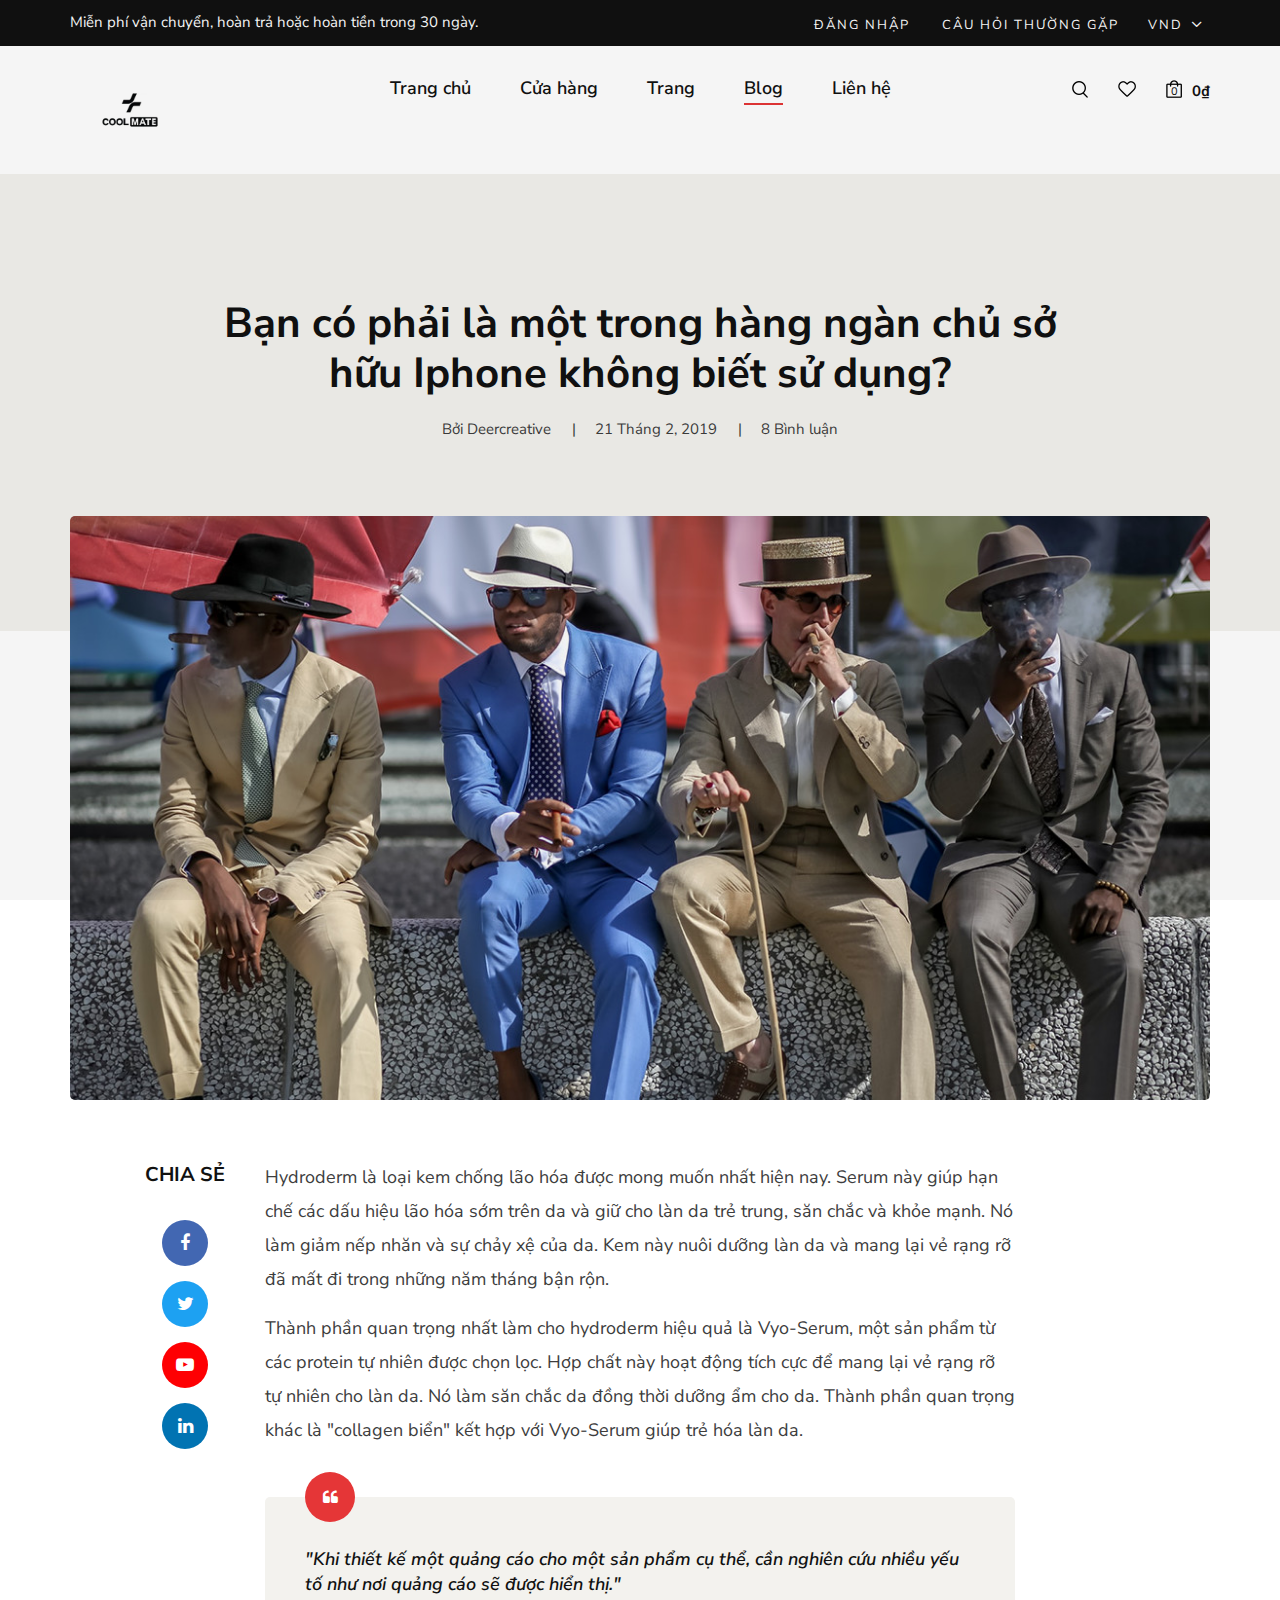
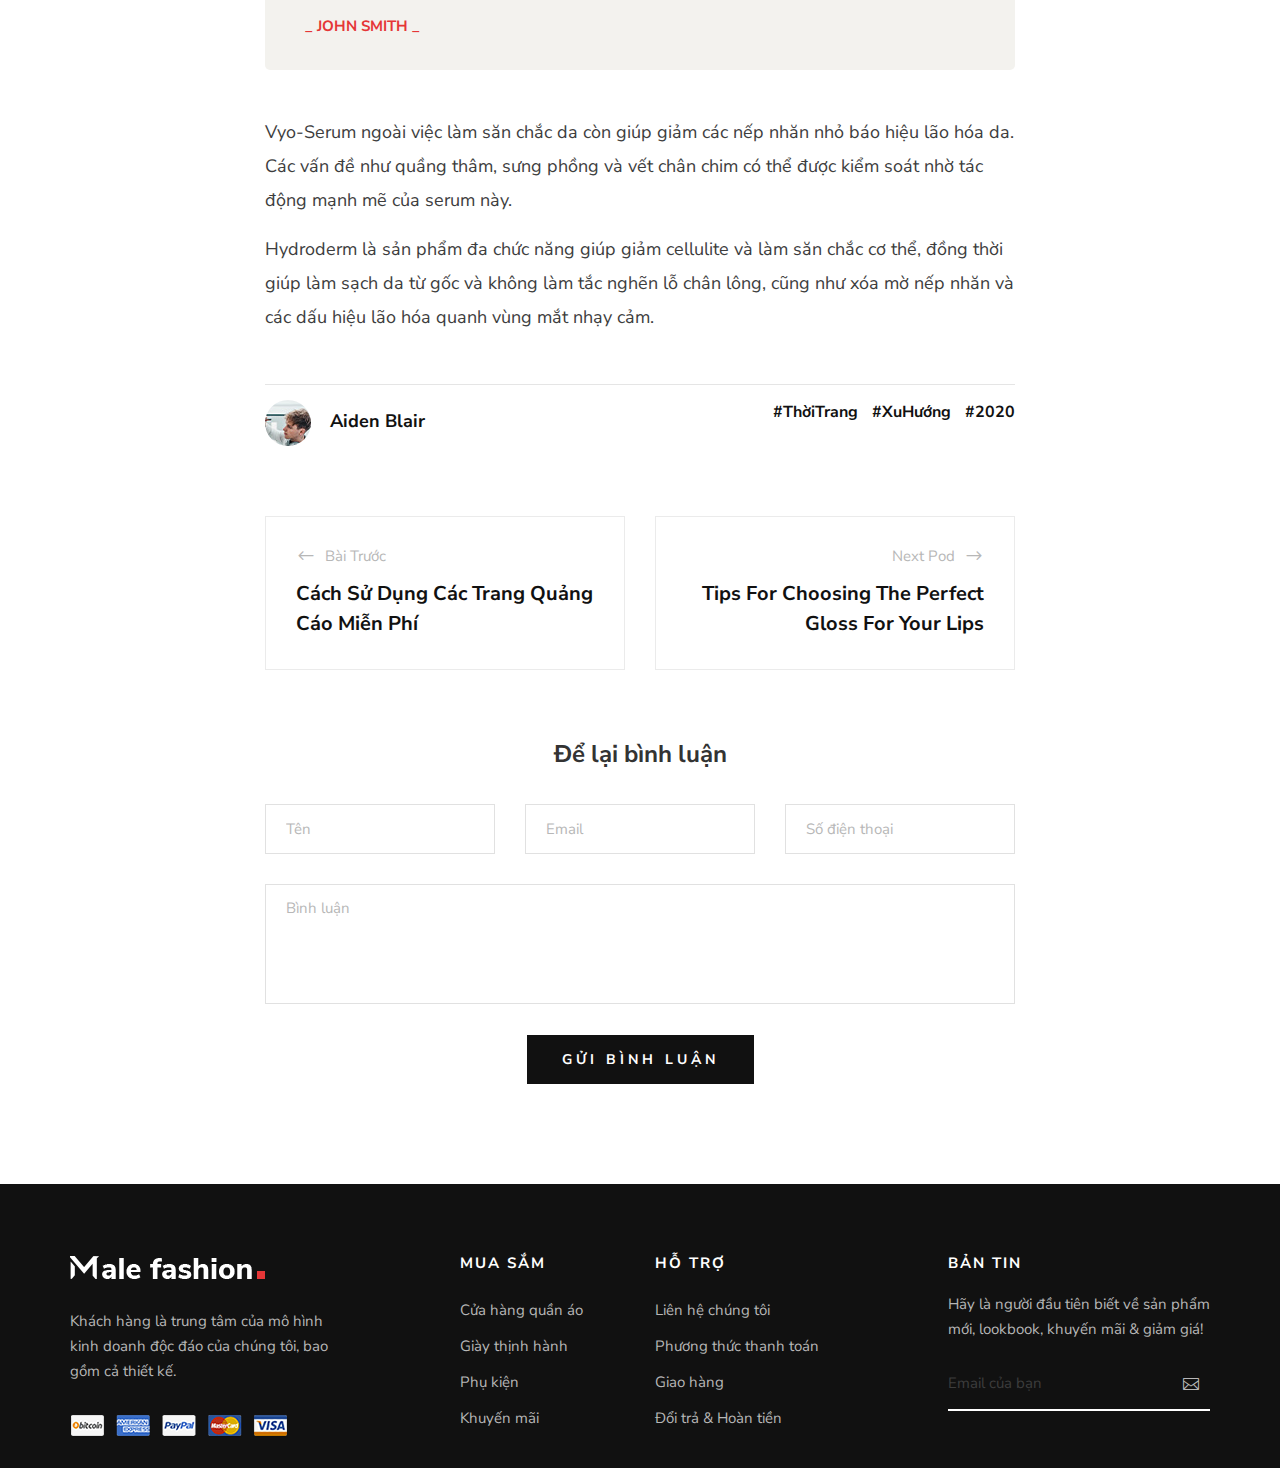
<file: blog-details.html>
<!DOCTYPE html>
<html lang="zxx">

<head>
    <meta charset="UTF-8">
    <meta name="description" content="Male_Fashion Template">
    <meta name="keywords" content="Male_Fashion, unica, creative, html">
    <meta name="viewport" content="width=device-width, initial-scale=1.0">
    <meta http-equiv="X-UA-Compatible" content="ie=edge">
    <title>Male-Fashion | Template</title>

    <!-- Google Font -->
    <link href="https://fonts.googleapis.com/css2?family=Nunito+Sans:wght@300;400;600;700;800;900&display=swap"
        rel="stylesheet">

    <!-- Css Styles -->
    <link rel="stylesheet" href="css/bootstrap.min.css" type="text/css">
    <link rel="stylesheet" href="css/font-awesome.min.css" type="text/css">
    <link rel="stylesheet" href="css/elegant-icons.css" type="text/css">
    <link rel="stylesheet" href="css/magnific-popup.css" type="text/css">
    <link rel="stylesheet" href="css/nice-select.css" type="text/css">
    <link rel="stylesheet" href="css/owl.carousel.min.css" type="text/css">
    <link rel="stylesheet" href="css/slicknav.min.css" type="text/css">
    <link rel="stylesheet" href="css/style.css" type="text/css">
</head>

<body>
    <!-- Page Preloder -->
    <div id="preloder">
        <div class="loader"></div>
    </div>

    <!-- Offcanvas Menu Begin -->
    <div class="offcanvas-menu-overlay"></div>
    <div class="offcanvas-menu-wrapper">
        <div class="offcanvas__option">
            <div class="offcanvas__links">
                <a href="#">Sign in</a>
                <a href="#">FAQs</a>
            </div>
            <div class="offcanvas__top__hover">
                <span>Usd <i class="arrow_carrot-down"></i></span>
                <ul>
                    <li>USD</li>
                    <li>EUR</li>
                    <li>USD</li>
                </ul>
            </div>
        </div>
        <div class="offcanvas__nav__option">
            <a href="#" class="search-switch"><img src="img/icon/search.png" alt=""></a>
            <a href="#"><img src="img/icon/heart.png" alt=""></a>
            <a href="#"><img src="img/icon/cart.png" alt=""> <span>0</span></a>
            <div class="price">$0.00</div>
        </div>
        <div id="mobile-menu-wrap"></div>
        <div class="offcanvas__text">
            <p>Free shipping, 30-day return or refund guarantee.</p>
        </div>
    </div>
    <!-- Offcanvas Menu End -->

    <!-- Header Section Begin -->
    <header class="header">
        <div class="header__top">
            <div class="container">
                <div class="row">
                    <div class="col-lg-6 col-md-7">
                        <div class="header__top__left">
                            <p>Miễn phí vận chuyển, hoàn trả hoặc hoàn tiền trong 30 ngày.</p>
                        </div>
                    </div>
                    <div class="col-lg-6 col-md-5">
                        <div class="header__top__right">
                            <div class="header__top__links">
                                <a href="#">Đăng nhập</a>
                                <a href="#">Câu hỏi thường gặp</a>
                            </div>
                            <div class="header__top__hover">
                                <span>VND <i class="arrow_carrot-down"></i></span>
                                <ul>
                                    <li>VND</li>
                                    <li>USD</li>
                                    <li>EUR</li>
                                </ul>
                            </div>
                        </div>
                    </div>
                </div>
            </div>
        </div>
        <div class="container">
            <div class="row">
                <div class="col-lg-3 col-md-3">
                    <div class="header__logo">
                        <a href="./index.html"><img src="img/logo.png" alt=""></a>
                    </div>
                </div>
                <div class="col-lg-6 col-md-6">
                    <nav class="header__menu mobile-menu">
                        <ul>
                            <li><a href="./index.html">Trang chủ</a></li>
                            <li><a href="./shop.html">Cửa hàng</a></li>
                            <li><a href="#">Trang</a>
                                <ul class="dropdown">
                                    <li><a href="./about.html">Về chúng tôi</a></li>
                                    <li><a href="./shop-details.html">Chi tiết cửa hàng</a></li>
                                    <li><a href="./shopping-cart.html">Giỏ hàng</a></li>
                                    <li><a href="./checkout.html">Thanh toán</a></li>
                                    <li><a href="./blog-details.html">Chi tiết Blog</a></li>
                                </ul>
                            </li>
                            <li class="active"><a href="./blog.html">Blog</a></li>
                            <li><a href="./contact.html">Liên hệ</a></li>
                        </ul>
                    </nav>
                </div>
                <div class="col-lg-3 col-md-3">
                    <div class="header__nav__option">
                        <a href="#" class="search-switch"><img src="img/icon/search.png" alt=""></a>
                        <a href="#"><img src="img/icon/heart.png" alt=""></a>
                        <a href="#"><img src="img/icon/cart.png" alt=""> <span>0</span></a>
                        <div class="price">0₫</div>
                    </div>
                </div>
            </div>
            <div class="canvas__open"><i class="fa fa-bars"></i></div>
        </div>
    </header>
    <!-- Header Section End -->

    <!-- Blog Details Hero Begin -->
    <section class="blog-hero spad">
        <div class="container">
            <div class="row d-flex justify-content-center">
                <div class="col-lg-9 text-center">
                    <div class="blog__hero__text">
                        <h2>Bạn có phải là một trong hàng ngàn chủ sở hữu Iphone không biết sử dụng?</h2>
                        <ul>
                            <li>Bởi Deercreative</li>
                            <li>21 Tháng 2, 2019</li>
                            <li>8 Bình luận</li>
                        </ul>
                    </div>
                </div>
            </div>
        </div>
    </section>
    <!-- Blog Details Hero End -->

    <!-- Blog Details Section Begin -->
    <section class="blog-details spad">
        <div class="container">
            <div class="row d-flex justify-content-center">
                <div class="col-lg-12">
                    <div class="blog__details__pic">
                        <img src="img/blog/details/blog-details.jpg" alt="">
                    </div>
                </div>
                <div class="col-lg-8">
                    <div class="blog__details__content">
                        <div class="blog__details__share">
                            <span>chia sẻ</span>
                            <ul>
                                <li><a href="#"><i class="fa fa-facebook"></i></a></li>
                                <li><a href="#" class="twitter"><i class="fa fa-twitter"></i></a></li>
                                <li><a href="#" class="youtube"><i class="fa fa-youtube-play"></i></a></li>
                                <li><a href="#" class="linkedin"><i class="fa fa-linkedin"></i></a></li>
                            </ul>
                        </div>
                        <div class="blog__details__text">
                            <p>Hydroderm là loại kem chống lão hóa được mong muốn nhất hiện nay. Serum này giúp hạn chế các dấu hiệu lão hóa sớm trên da và giữ cho làn da trẻ trung, săn chắc và khỏe mạnh. Nó làm giảm nếp nhăn và sự chảy xệ của da. Kem này nuôi dưỡng làn da và mang lại vẻ rạng rỡ đã mất đi trong những năm tháng bận rộn.</p>
                            <p>Thành phần quan trọng nhất làm cho hydroderm hiệu quả là Vyo-Serum, một sản phẩm từ các protein tự nhiên được chọn lọc. Hợp chất này hoạt động tích cực để mang lại vẻ rạng rỡ tự nhiên cho làn da. Nó làm săn chắc da đồng thời dưỡng ẩm cho da. Thành phần quan trọng khác là "collagen biển" kết hợp với Vyo-Serum giúp trẻ hóa làn da.</p>
                        </div>
                        <div class="blog__details__quote">
                            <i class="fa fa-quote-left"></i>
                            <p>"Khi thiết kế một quảng cáo cho một sản phẩm cụ thể, cần nghiên cứu nhiều yếu tố như nơi quảng cáo sẽ được hiển thị."</p>
                            <h6>_ John Smith _</h6>
                        </div>
                        <div class="blog__details__text">
                            <p>Vyo-Serum ngoài việc làm săn chắc da còn giúp giảm các nếp nhăn nhỏ báo hiệu lão hóa da. Các vấn đề như quầng thâm, sưng phồng và vết chân chim có thể được kiểm soát nhờ tác động mạnh mẽ của serum này.</p>
                            <p>Hydroderm là sản phẩm đa chức năng giúp giảm cellulite và làm săn chắc cơ thể, đồng thời giúp làm sạch da từ gốc và không làm tắc nghẽn lỗ chân lông, cũng như xóa mờ nếp nhăn và các dấu hiệu lão hóa quanh vùng mắt nhạy cảm.</p>
                        </div>
                        <div class="blog__details__option">
                            <div class="row">
                                <div class="col-lg-6 col-md-6 col-sm-6">
                                    <div class="blog__details__author">
                                        <div class="blog__details__author__pic">
                                            <img src="img/blog/details/blog-author.jpg" alt="">
                                        </div>
                                        <div class="blog__details__author__text">
                                            <h5>Aiden Blair</h5>
                                        </div>
                                    </div>
                                </div>
                                <div class="col-lg-6 col-md-6 col-sm-6">
                                    <div class="blog__details__tags">
                                        <a href="#">#ThờiTrang</a>
                                        <a href="#">#XuHướng</a>
                                        <a href="#">#2020</a>
                                    </div>
                                </div>
                            </div>
                        </div>
                        <div class="blog__details__btns">
                            <div class="row">
                                <div class="col-lg-6 col-md-6 col-sm-6">
                                    <a href="" class="blog__details__btns__item">
                                        <p><span class="arrow_left"></span> Bài Trước</p>
                                        <h5>Cách Sử Dụng Các Trang Quảng Cáo Miễn Phí</h5>
                                    </a>
                                </div>
                                <div class="col-lg-6 col-md-6 col-sm-6">
                                    <a href="" class="blog__details__btns__item blog__details__btns__item--next">
                                        <p>Next Pod <span class="arrow_right"></span></p>
                                        <h5>Tips For Choosing The Perfect Gloss For Your Lips</h5>
                                    </a>
                                </div>
                            </div>
                        </div>
                        <div class="blog__details__comment">
                            <h4>Để lại bình luận</h4>
                            <form action="#">
                                <div class="row">
                                    <div class="col-lg-4 col-md-4">
                                        <input type="text" placeholder="Tên">
                                    </div>
                                    <div class="col-lg-4 col-md-4">
                                        <input type="text" placeholder="Email">
                                    </div>
                                    <div class="col-lg-4 col-md-4">
                                        <input type="text" placeholder="Số điện thoại">
                                    </div>
                                    <div class="col-lg-12 text-center">
                                        <textarea placeholder="Bình luận"></textarea>
                                        <button type="submit" class="site-btn">Gửi bình luận</button>
                                    </div>
                                </div>
                            </form>
                        </div>
                    </div>
                </div>
            </div>
        </div>
    </section>
    <!-- Blog Details Section End -->

    <!-- Footer Section Begin -->
    <footer class="footer">
        <div class="container">
            <div class="row">
                <div class="col-lg-3 col-md-6 col-sm-6">
                    <div class="footer__about">
                        <div class="footer__logo">
                            <a href="#"><img src="img/footer-logo.png" alt=""></a>
                        </div>
                        <p>Khách hàng là trung tâm của mô hình kinh doanh độc đáo của chúng tôi, bao gồm cả thiết kế.</p>
                        <a href="#"><img src="img/payment.png" alt=""></a>
                    </div>
                </div>
                <div class="col-lg-2 offset-lg-1 col-md-3 col-sm-6">
                    <div class="footer__widget">
                        <h6>Mua sắm</h6>
                        <ul>
                            <li><a href="#">Cửa hàng quần áo</a></li>
                            <li><a href="#">Giày thịnh hành</a></li>
                            <li><a href="#">Phụ kiện</a></li>
                            <li><a href="#">Khuyến mãi</a></li>
                        </ul>
                    </div>
                </div>
                <div class="col-lg-2 col-md-3 col-sm-6">
                    <div class="footer__widget">
                        <h6>Hỗ trợ</h6>
                        <ul>
                            <li><a href="#">Liên hệ chúng tôi</a></li>
                            <li><a href="#">Phương thức thanh toán</a></li>
                            <li><a href="#">Giao hàng</a></li>
                            <li><a href="#">Đổi trả & Hoàn tiền</a></li>
                        </ul>
                    </div>
                </div>
                <div class="col-lg-3 offset-lg-1 col-md-6 col-sm-6">
                    <div class="footer__widget">
                        <h6>Bản tin</h6>
                        <div class="footer__newslatter">
                            <p>Hãy là người đầu tiên biết về sản phẩm mới, lookbook, khuyến mãi & giảm giá!</p>
                            <form action="#">
                                <input type="text" placeholder="Email của bạn">
                                <button type="submit"><span class="icon_mail_alt"></span></button>
                            </form>
                        </div>
                    </div>
                </div>
            </div>
            <div class="row">
                <div class="col-lg-12 text-center">
                </div>
            </div>
        </div>
    </footer>
    <!-- Footer Section End -->

    <!-- Search Begin -->
    <div class="search-model">
        <div class="h-100 d-flex align-items-center justify-content-center">
            <div class="search-close-switch">+</div>
            <form class="search-model-form">
                <input type="text" id="search-input" placeholder="Search here.....">
            </form>
        </div>
    </div>
    <!-- Search End -->

    <!-- Js Plugins -->
    <script src="js/jquery-3.3.1.min.js"></script>
    <script src="js/bootstrap.min.js"></script>
    <script src="js/jquery.nice-select.min.js"></script>
    <script src="js/jquery.nicescroll.min.js"></script>
    <script src="js/jquery.magnific-popup.min.js"></script>
    <script src="js/jquery.countdown.min.js"></script>
    <script src="js/jquery.slicknav.js"></script>
    <script src="js/mixitup.min.js"></script>
    <script src="js/owl.carousel.min.js"></script>
    <script src="js/main.js"></script>
</body>

</html>
</file>
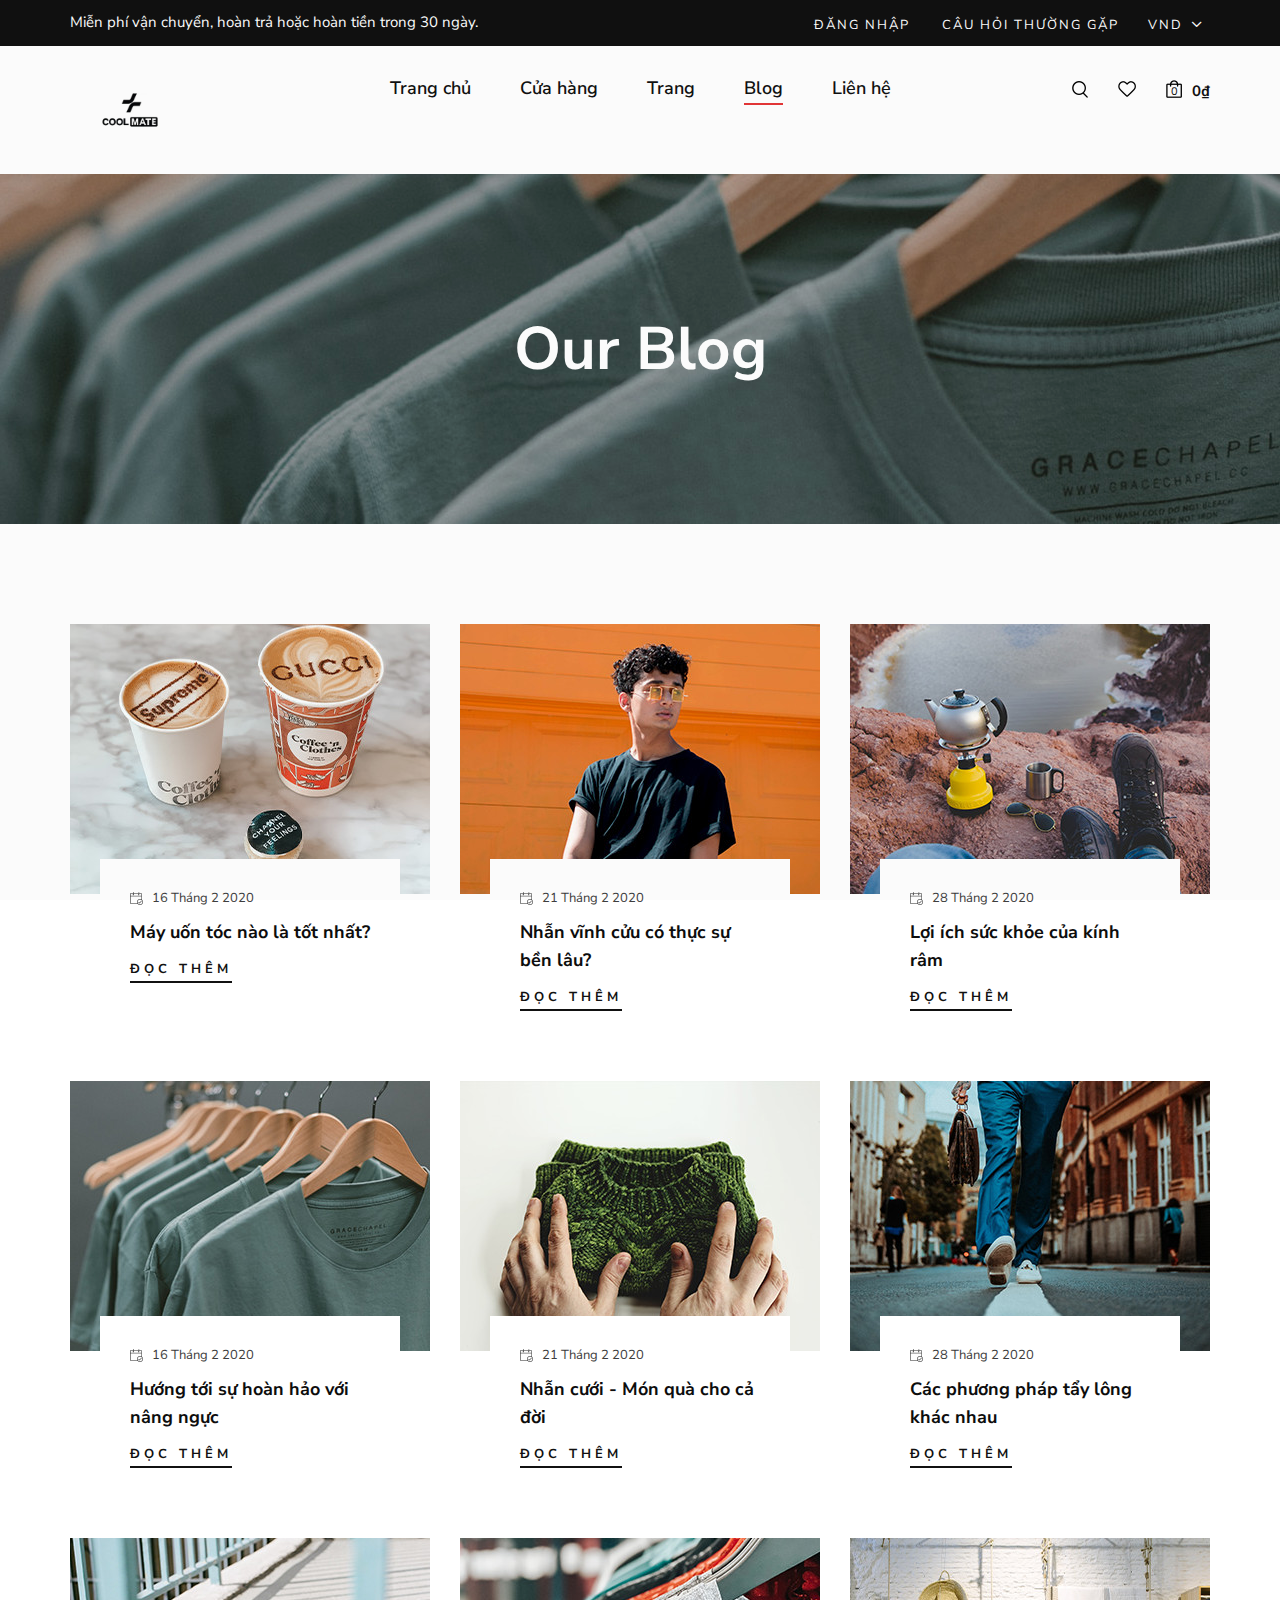
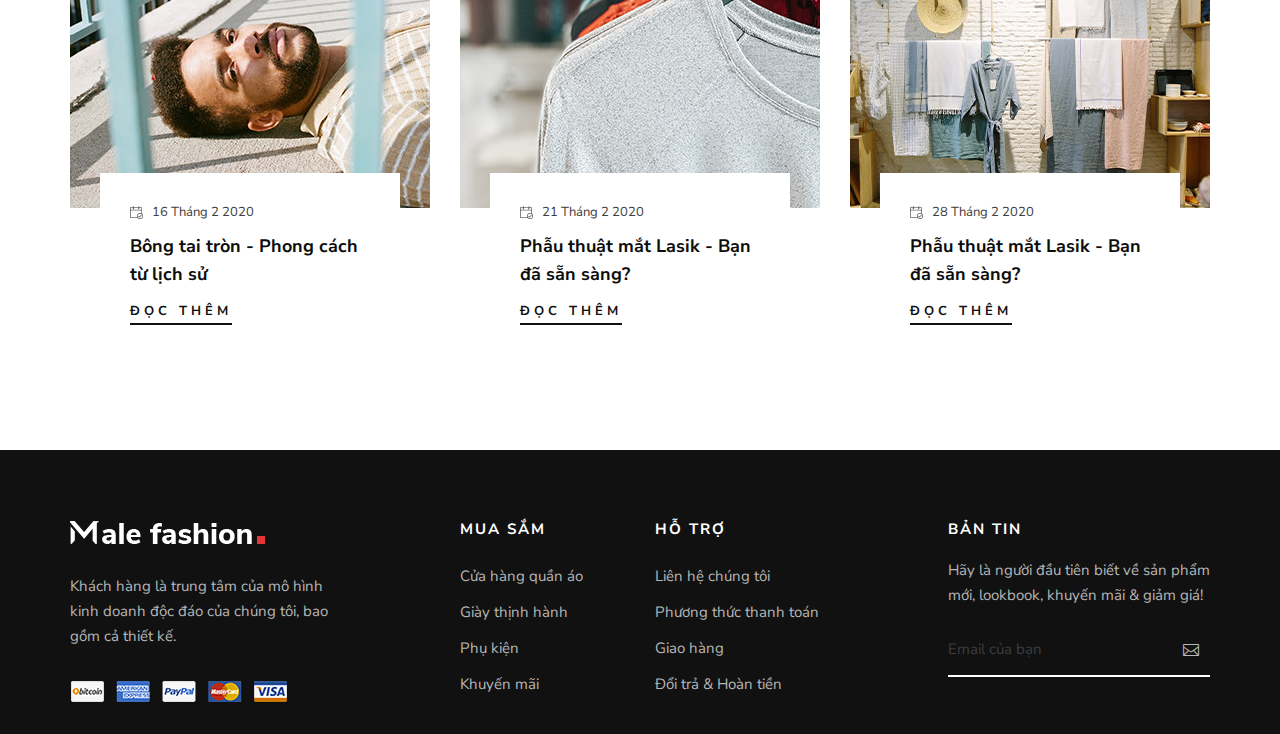
<file: blog.html>
<!DOCTYPE html>
<html lang="zxx">

<head>
    <meta charset="UTF-8">
    <meta name="description" content="Male_Fashion Template">
    <meta name="keywords" content="Male_Fashion, unica, creative, html">
    <meta name="viewport" content="width=device-width, initial-scale=1.0">
    <meta http-equiv="X-UA-Compatible" content="ie=edge">
    <title>Male-Fashion | Template</title>

    <!-- Google Font -->
    <link href="https://fonts.googleapis.com/css2?family=Nunito+Sans:wght@300;400;600;700;800;900&display=swap"
        rel="stylesheet">

    <!-- Css Styles -->
    <link rel="stylesheet" href="css/bootstrap.min.css" type="text/css">
    <link rel="stylesheet" href="css/font-awesome.min.css" type="text/css">
    <link rel="stylesheet" href="css/elegant-icons.css" type="text/css">
    <link rel="stylesheet" href="css/magnific-popup.css" type="text/css">
    <link rel="stylesheet" href="css/nice-select.css" type="text/css">
    <link rel="stylesheet" href="css/owl.carousel.min.css" type="text/css">
    <link rel="stylesheet" href="css/slicknav.min.css" type="text/css">
    <link rel="stylesheet" href="css/style.css" type="text/css">
</head>

<body>
    <!-- Page Preloder -->
    <div id="preloder">
        <div class="loader"></div>
    </div>

    <!-- Offcanvas Menu Begin -->
    <div class="offcanvas-menu-overlay"></div>
    <div class="offcanvas-menu-wrapper">
        <div class="offcanvas__option">
            <div class="offcanvas__links">
                <a href="#">Đăng nhập</a>
                <a href="#">Câu hỏi thường gặp</a>
            </div>
            <div class="offcanvas__top__hover">
                <span>VND <i class="arrow_carrot-down"></i></span>
                <ul>
                    <li>VND</li>
                    <li>USD</li>
                    <li>EUR</li>
                </ul>
            </div>
        </div>
        <div class="offcanvas__nav__option">
            <a href="#" class="search-switch"><img src="img/icon/search.png" alt=""></a>
            <a href="#"><img src="img/icon/heart.png" alt=""></a>
            <a href="#"><img src="img/icon/cart.png" alt=""> <span>0</span></a>
            <div class="price">0₫</div>
        </div>
        <div id="mobile-menu-wrap"></div>
        <div class="offcanvas__text">
            <p>Miễn phí vận chuyển, hoàn trả hoặc hoàn tiền trong 30 ngày.</p>
        </div>
    </div>
    <!-- Offcanvas Menu End -->

    <!-- Header Section Begin -->
    <header class="header">
        <div class="header__top">
            <div class="container">
                <div class="row">
                    <div class="col-lg-6 col-md-7">
                        <div class="header__top__left">
                            <p>Miễn phí vận chuyển, hoàn trả hoặc hoàn tiền trong 30 ngày.</p>
                        </div>
                    </div>
                    <div class="col-lg-6 col-md-5">
                        <div class="header__top__right">
                            <div class="header__top__links">
                                <a href="#">Đăng nhập</a>
                                <a href="#">Câu hỏi thường gặp</a>
                            </div>
                            <div class="header__top__hover">
                                <span>VND <i class="arrow_carrot-down"></i></span>
                                <ul>
                                    <li>VND</li>
                                    <li>USD</li>
                                    <li>EUR</li>
                                </ul>
                            </div>
                        </div>
                    </div>
                </div>
            </div>
        </div>
        <div class="container">
            <div class="row">
                <div class="col-lg-3 col-md-3">
                    <div class="header__logo">
                        <a href="./index.html"><img src="img/logo.png" alt=""></a>
                    </div>
                </div>
                <div class="col-lg-6 col-md-6">
                    <nav class="header__menu mobile-menu">
                        <ul>
                            <li><a href="./index.html">Trang chủ</a></li>
                            <li><a href="./shop.html">Cửa hàng</a></li>
                            <li><a href="#">Trang</a>
                                <ul class="dropdown">
                                    <li><a href="./about.html">Về chúng tôi</a></li>
                                    <li><a href="./shop-details.html">Chi tiết cửa hàng</a></li>
                                    <li><a href="./shopping-cart.html">Giỏ hàng</a></li>
                                    <li><a href="./checkout.html">Thanh toán</a></li>
                                    <li><a href="./blog-details.html">Chi tiết Blog</a></li>
                                </ul>
                            </li>
                            <li class="active"><a href="./blog.html">Blog</a></li>
                            <li><a href="./contact.html">Liên hệ</a></li>
                        </ul>
                    </nav>
                </div>
                <div class="col-lg-3 col-md-3">
                    <div class="header__nav__option">
                        <a href="#" class="search-switch"><img src="img/icon/search.png" alt=""></a>
                        <a href="#"><img src="img/icon/heart.png" alt=""></a>
                        <a href="#"><img src="img/icon/cart.png" alt=""> <span>0</span></a>
                        <div class="price">0₫</div>
                    </div>
                </div>
            </div>
            <div class="canvas__open"><i class="fa fa-bars"></i></div>
        </div>
    </header>
    <!-- Header Section End -->

    <!-- Breadcrumb Section Begin -->
    <section class="breadcrumb-blog set-bg" data-setbg="img/breadcrumb-bg.jpg">
        <div class="container">
            <div class="row">
                <div class="col-lg-12">
                    <h2>Our Blog</h2>
                </div>
            </div>
        </div>
    </section>
    <!-- Breadcrumb Section End -->

    <!-- Blog Section Begin -->
    <section class="blog spad">
        <div class="container">
            <div class="row">
                <div class="col-lg-4 col-md-6 col-sm-6">
                    <div class="blog__item">
                        <div class="blog__item__pic set-bg" data-setbg="img/blog/blog-1.jpg"></div>
                        <div class="blog__item__text">
                            <span><img src="img/icon/calendar.png" alt=""> 16 Tháng 2 2020</span>
                            <h5>Máy uốn tóc nào là tốt nhất?</h5>
                            <a href="#">Đọc thêm</a>
                        </div>
                    </div>
                </div>
                <div class="col-lg-4 col-md-6 col-sm-6">
                    <div class="blog__item">
                        <div class="blog__item__pic set-bg" data-setbg="img/blog/blog-2.jpg"></div>
                        <div class="blog__item__text">
                            <span><img src="img/icon/calendar.png" alt=""> 21 Tháng 2 2020</span>
                            <h5>Nhẫn vĩnh cửu có thực sự bền lâu?</h5>
                            <a href="#">Đọc thêm</a>
                        </div>
                    </div>
                </div>
                <div class="col-lg-4 col-md-6 col-sm-6">
                    <div class="blog__item">
                        <div class="blog__item__pic set-bg" data-setbg="img/blog/blog-3.jpg"></div>
                        <div class="blog__item__text">
                            <span><img src="img/icon/calendar.png" alt=""> 28 Tháng 2 2020</span>
                            <h5>Lợi ích sức khỏe của kính râm</h5>
                            <a href="#">Đọc thêm</a>
                        </div>
                    </div>
                </div>
                <div class="col-lg-4 col-md-6 col-sm-6">
                    <div class="blog__item">
                        <div class="blog__item__pic set-bg" data-setbg="img/blog/blog-4.jpg"></div>
                        <div class="blog__item__text">
                            <span><img src="img/icon/calendar.png" alt=""> 16 Tháng 2 2020</span>
                            <h5>Hướng tới sự hoàn hảo với nâng ngực</h5>
                            <a href="#">Đọc thêm</a>
                        </div>
                    </div>
                </div>
                <div class="col-lg-4 col-md-6 col-sm-6">
                    <div class="blog__item">
                        <div class="blog__item__pic set-bg" data-setbg="img/blog/blog-5.jpg"></div>
                        <div class="blog__item__text">
                            <span><img src="img/icon/calendar.png" alt=""> 21 Tháng 2 2020</span>
                            <h5>Nhẫn cưới - Món quà cho cả đời</h5>
                            <a href="#">Đọc thêm</a>
                        </div>
                    </div>
                </div>
                <div class="col-lg-4 col-md-6 col-sm-6">
                    <div class="blog__item">
                        <div class="blog__item__pic set-bg" data-setbg="img/blog/blog-6.jpg"></div>
                        <div class="blog__item__text">
                            <span><img src="img/icon/calendar.png" alt=""> 28 Tháng 2 2020</span>
                            <h5>Các phương pháp tẩy lông khác nhau</h5>
                            <a href="#">Đọc thêm</a>
                        </div>
                    </div>
                </div>
                <div class="col-lg-4 col-md-6 col-sm-6">
                    <div class="blog__item">
                        <div class="blog__item__pic set-bg" data-setbg="img/blog/blog-7.jpg"></div>
                        <div class="blog__item__text">
                            <span><img src="img/icon/calendar.png" alt=""> 16 Tháng 2 2020</span>
                            <h5>Bông tai tròn - Phong cách từ lịch sử</h5>
                            <a href="#">Đọc thêm</a>
                        </div>
                    </div>
                </div>
                <div class="col-lg-4 col-md-6 col-sm-6">
                    <div class="blog__item">
                        <div class="blog__item__pic set-bg" data-setbg="img/blog/blog-8.jpg"></div>
                        <div class="blog__item__text">
                            <span><img src="img/icon/calendar.png" alt=""> 21 Tháng 2 2020</span>
                            <h5>Phẫu thuật mắt Lasik - Bạn đã sẵn sàng?</h5>
                            <a href="#">Đọc thêm</a>
                        </div>
                    </div>
                </div>
                <div class="col-lg-4 col-md-6 col-sm-6">
                    <div class="blog__item">
                        <div class="blog__item__pic set-bg" data-setbg="img/blog/blog-9.jpg"></div>
                        <div class="blog__item__text">
                            <span><img src="img/icon/calendar.png" alt=""> 28 Tháng 2 2020</span>
                            <h5>Phẫu thuật mắt Lasik - Bạn đã sẵn sàng?</h5>
                            <a href="#">Đọc thêm</a>
                        </div>
                    </div>
                </div>
            </div>
        </div>
    </section>
    <!-- Blog Section End -->

    <!-- Footer Section Begin -->
    <footer class="footer">
        <div class="container">
            <div class="row">
                <div class="col-lg-3 col-md-6 col-sm-6">
                    <div class="footer__about">
                        <div class="footer__logo">
                            <a href="#"><img src="img/footer-logo.png" alt=""></a>
                        </div>
                        <p>Khách hàng là trung tâm của mô hình kinh doanh độc đáo của chúng tôi, bao gồm cả thiết kế.</p>
                        <a href="#"><img src="img/payment.png" alt=""></a>
                    </div>
                </div>
                <div class="col-lg-2 offset-lg-1 col-md-3 col-sm-6">
                    <div class="footer__widget">
                        <h6>Mua sắm</h6>
                        <ul>
                            <li><a href="#">Cửa hàng quần áo</a></li>
                            <li><a href="#">Giày thịnh hành</a></li>
                            <li><a href="#">Phụ kiện</a></li>
                            <li><a href="#">Khuyến mãi</a></li>
                        </ul>
                    </div>
                </div>
                <div class="col-lg-2 col-md-3 col-sm-6">
                    <div class="footer__widget">
                        <h6>Hỗ trợ</h6>
                        <ul>
                            <li><a href="#">Liên hệ chúng tôi</a></li>
                            <li><a href="#">Phương thức thanh toán</a></li>
                            <li><a href="#">Giao hàng</a></li>
                            <li><a href="#">Đổi trả & Hoàn tiền</a></li>
                        </ul>
                    </div>
                </div>
                <div class="col-lg-3 offset-lg-1 col-md-6 col-sm-6">
                    <div class="footer__widget">
                        <h6>Bản tin</h6>
                        <div class="footer__newslatter">
                            <p>Hãy là người đầu tiên biết về sản phẩm mới, lookbook, khuyến mãi & giảm giá!</p>
                            <form action="#">
                                <input type="text" placeholder="Email của bạn">
                                <button type="submit"><span class="icon_mail_alt"></span></button>
                            </form>
                        </div>
                    </div>
                </div>
            </div>
            <div class="row">
                <div class="col-lg-12 text-center">
                </div>
            </div>
        </div>
    </footer>
    <!-- Footer Section End -->

    <!-- Search Begin -->
    <div class="search-model">
        <div class="h-100 d-flex align-items-center justify-content-center">
            <div class="search-close-switch">+</div>
            <form class="search-model-form">
                <input type="text" id="search-input" placeholder="Search here.....">
            </form>
        </div>
    </div>
    <!-- Search End -->

    <!-- Js Plugins -->
    <script src="js/jquery-3.3.1.min.js"></script>
    <script src="js/bootstrap.min.js"></script>
    <script src="js/jquery.nice-select.min.js"></script>
    <script src="js/jquery.nicescroll.min.js"></script>
    <script src="js/jquery.magnific-popup.min.js"></script>
    <script src="js/jquery.countdown.min.js"></script>
    <script src="js/jquery.slicknav.js"></script>
    <script src="js/mixitup.min.js"></script>
    <script src="js/owl.carousel.min.js"></script>
    <script src="js/main.js"></script>
</body>

</html>
</file>
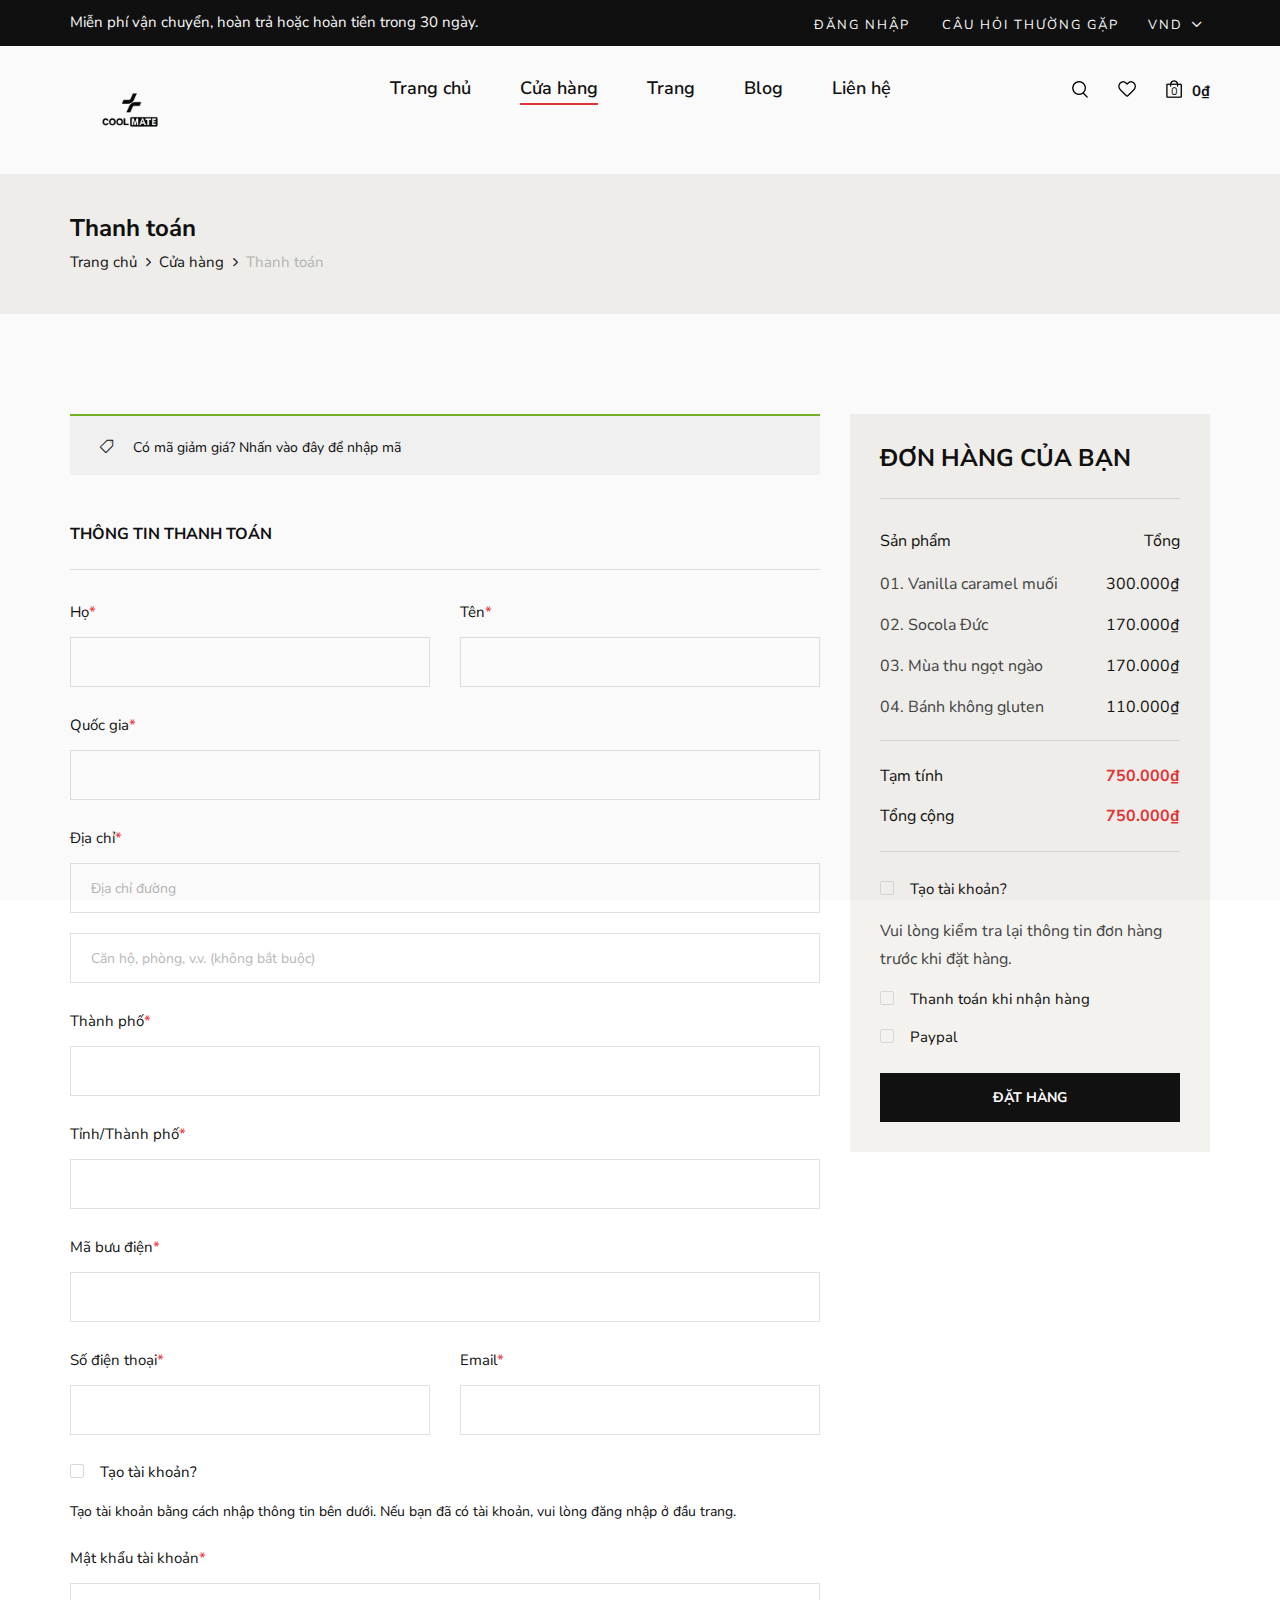
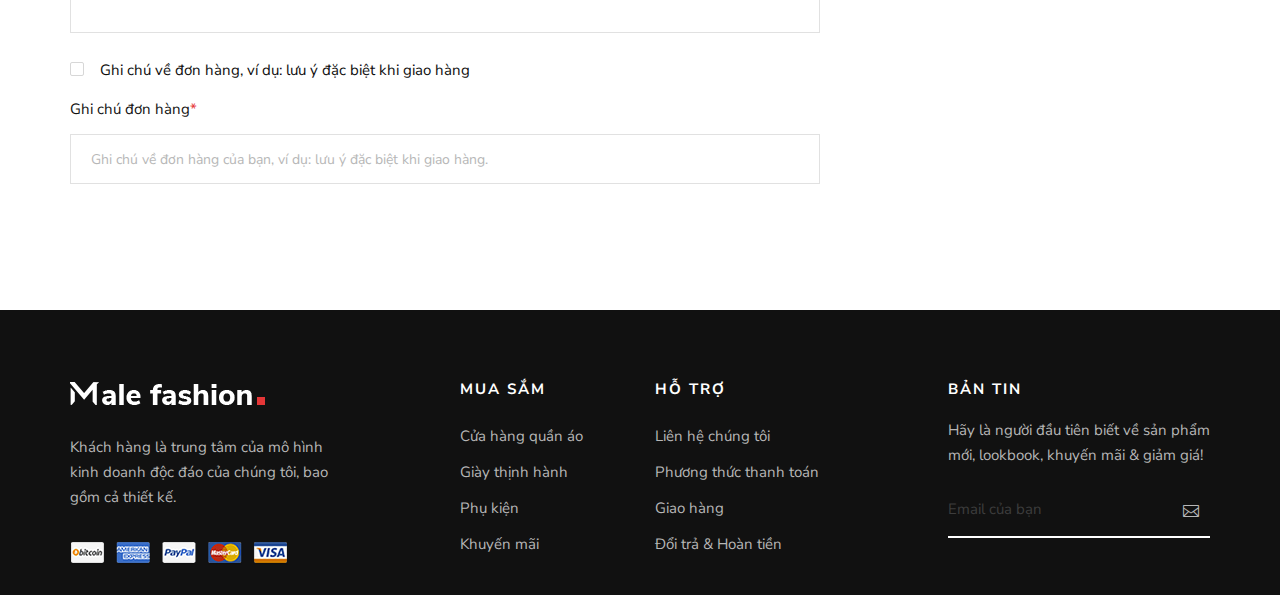
<file: checkout.html>
<!DOCTYPE html>
<html lang="zxx">

<head>
    <meta charset="UTF-8">
    <meta name="description" content="Male_Fashion Template">
    <meta name="keywords" content="Male_Fashion, unica, creative, html">
    <meta name="viewport" content="width=device-width, initial-scale=1.0">
    <meta http-equiv="X-UA-Compatible" content="ie=edge">
    <title>Male-Fashion | Template</title>

    <!-- Google Font -->
    <link href="https://fonts.googleapis.com/css2?family=Nunito+Sans:wght@300;400;600;700;800;900&display=swap"
    rel="stylesheet">

    <!-- Css Styles -->
    <link rel="stylesheet" href="css/bootstrap.min.css" type="text/css">
    <link rel="stylesheet" href="css/font-awesome.min.css" type="text/css">
    <link rel="stylesheet" href="css/elegant-icons.css" type="text/css">
    <link rel="stylesheet" href="css/magnific-popup.css" type="text/css">
    <link rel="stylesheet" href="css/nice-select.css" type="text/css">
    <link rel="stylesheet" href="css/owl.carousel.min.css" type="text/css">
    <link rel="stylesheet" href="css/slicknav.min.css" type="text/css">
    <link rel="stylesheet" href="css/style.css" type="text/css">
</head>

<body>
    <!-- Page Preloder -->
    <div id="preloder">
        <div class="loader"></div>
    </div>

    <!-- Offcanvas Menu Begin -->
    <div class="offcanvas-menu-overlay"></div>
    <div class="offcanvas-menu-wrapper">
        <div class="offcanvas__option">
            <div class="offcanvas__links">
                <a href="#">Đăng nhập</a>
                <a href="#">Câu hỏi thường gặp</a>
            </div>
            <div class="offcanvas__top__hover">
                <span>VND <i class="arrow_carrot-down"></i></span>
                <ul>
                    <li>VND</li>
                    <li>USD</li>
                    <li>EUR</li>
                </ul>
            </div>
        </div>
        <div class="offcanvas__nav__option">
            <a href="#" class="search-switch"><img src="img/icon/search.png" alt=""></a>
            <a href="#"><img src="img/icon/heart.png" alt=""></a>
            <a href="#"><img src="img/icon/cart.png" alt=""> <span>0</span></a>
            <div class="price">0₫</div>
        </div>
        <div id="mobile-menu-wrap"></div>
        <div class="offcanvas__text">
            <p>Miễn phí vận chuyển, hoàn trả hoặc hoàn tiền trong 30 ngày.</p>
        </div>
    </div>
    <!-- Offcanvas Menu End -->

    <!-- Header Section Begin -->
    <header class="header">
        <div class="header__top">
            <div class="container">
                <div class="row">
                    <div class="col-lg-6 col-md-7">
                        <div class="header__top__left">
                            <p>Miễn phí vận chuyển, hoàn trả hoặc hoàn tiền trong 30 ngày.</p>
                        </div>
                    </div>
                    <div class="col-lg-6 col-md-5">
                        <div class="header__top__right">
                            <div class="header__top__links">
                                <a href="#">Đăng nhập</a>
                                <a href="#">Câu hỏi thường gặp</a>
                            </div>
                            <div class="header__top__hover">
                                <span>VND <i class="arrow_carrot-down"></i></span>
                                <ul>
                                    <li>VND</li>
                                    <li>USD</li>
                                    <li>EUR</li>
                                </ul>
                            </div>
                        </div>
                    </div>
                </div>
            </div>
        </div>
        <div class="container">
            <div class="row">
                <div class="col-lg-3 col-md-3">
                    <div class="header__logo">
                        <a href="./index.html"><img src="img/logo.png" alt=""></a>
                    </div>
                </div>
                <div class="col-lg-6 col-md-6">
                    <nav class="header__menu mobile-menu">
                        <ul>
                            <li><a href="./index.html">Trang chủ</a></li>
                            <li class="active"><a href="./shop.html">Cửa hàng</a></li>
                            <li><a href="#">Trang</a>
                                <ul class="dropdown">
                                    <li><a href="./about.html">Về chúng tôi</a></li>
                                    <li><a href="./shop-details.html">Chi tiết cửa hàng</a></li>
                                    <li><a href="./shopping-cart.html">Giỏ hàng</a></li>
                                    <li><a href="./checkout.html">Thanh toán</a></li>
                                    <li><a href="./blog-details.html">Chi tiết Blog</a></li>
                                </ul>
                            </li>
                            <li><a href="./blog.html">Blog</a></li>
                            <li><a href="./contact.html">Liên hệ</a></li>
                        </ul>
                    </nav>
                </div>
                <div class="col-lg-3 col-md-3">
                    <div class="header__nav__option">
                        <a href="#" class="search-switch"><img src="img/icon/search.png" alt=""></a>
                        <a href="#"><img src="img/icon/heart.png" alt=""></a>
                        <a href="#"><img src="img/icon/cart.png" alt=""> <span>0</span></a>
                        <div class="price">0₫</div>
                    </div>
                </div>
            </div>
            <div class="canvas__open"><i class="fa fa-bars"></i></div>
        </div>
    </header>
    <!-- Header Section End -->

    <!-- Breadcrumb Section Begin -->
    <section class="breadcrumb-option">
        <div class="container">
            <div class="row">
                <div class="col-lg-12">
                    <div class="breadcrumb__text">
                        <h4>Thanh toán</h4>
                        <div class="breadcrumb__links">
                            <a href="./index.html">Trang chủ</a>
                            <a href="./shop.html">Cửa hàng</a>
                            <span>Thanh toán</span>
                        </div>
                    </div>
                </div>
            </div>
        </div>
    </section>
    <!-- Breadcrumb Section End -->

    <!-- Checkout Section Begin -->
    <section class="checkout spad">
        <div class="container">
            <div class="checkout__form">
                <form action="#">
                    <div class="row">
                        <div class="col-lg-8 col-md-6">
                            <h6 class="coupon__code"><span class="icon_tag_alt"></span> Có mã giảm giá? <a href="#">Nhấn vào đây</a> để nhập mã</h6>
                            <h6 class="checkout__title">Thông tin thanh toán</h6>
                            <div class="row">
                                <div class="col-lg-6">
                                    <div class="checkout__input">
                                        <p>Họ<span>*</span></p>
                                        <input type="text">
                                    </div>
                                </div>
                                <div class="col-lg-6">
                                    <div class="checkout__input">
                                        <p>Tên<span>*</span></p>
                                        <input type="text">
                                    </div>
                                </div>
                            </div>
                            <div class="checkout__input">
                                <p>Quốc gia<span>*</span></p>
                                <input type="text">
                            </div>
                            <div class="checkout__input">
                                <p>Địa chỉ<span>*</span></p>
                                <input type="text" placeholder="Địa chỉ đường" class="checkout__input__add">
                                <input type="text" placeholder="Căn hộ, phòng, v.v. (không bắt buộc)">
                            </div>
                            <div class="checkout__input">
                                <p>Thành phố<span>*</span></p>
                                <input type="text">
                            </div>
                            <div class="checkout__input">
                                <p>Tỉnh/Thành phố<span>*</span></p>
                                <input type="text">
                            </div>
                            <div class="checkout__input">
                                <p>Mã bưu điện<span>*</span></p>
                                <input type="text">
                            </div>
                            <div class="row">
                                <div class="col-lg-6">
                                    <div class="checkout__input">
                                        <p>Số điện thoại<span>*</span></p>
                                        <input type="text">
                                    </div>
                                </div>
                                <div class="col-lg-6">
                                    <div class="checkout__input">
                                        <p>Email<span>*</span></p>
                                        <input type="text">
                                    </div>
                                </div>
                            </div>
                            <div class="checkout__input__checkbox">
                                <label for="acc">
                                    Tạo tài khoản?
                                    <input type="checkbox" id="acc">
                                    <span class="checkmark"></span>
                                </label>
                                <p>Tạo tài khoản bằng cách nhập thông tin bên dưới. Nếu bạn đã có tài khoản, vui lòng đăng nhập ở đầu trang.</p>
                            </div>
                            <div class="checkout__input">
                                <p>Mật khẩu tài khoản<span>*</span></p>
                                <input type="text">
                            </div>
                            <div class="checkout__input__checkbox">
                                <label for="diff-acc">
                                    Ghi chú về đơn hàng, ví dụ: lưu ý đặc biệt khi giao hàng
                                    <input type="checkbox" id="diff-acc">
                                    <span class="checkmark"></span>
                                </label>
                            </div>
                            <div class="checkout__input">
                                <p>Ghi chú đơn hàng<span>*</span></p>
                                <input type="text"
                                placeholder="Ghi chú về đơn hàng của bạn, ví dụ: lưu ý đặc biệt khi giao hàng.">
                            </div>
                        </div>
                        <div class="col-lg-4 col-md-6">
                            <div class="checkout__order">
                                <h4 class="order__title">Đơn hàng của bạn</h4>
                                <div class="checkout__order__products">Sản phẩm <span>Tổng</span></div>
                                <ul class="checkout__total__products">
                                    <li>01. Vanilla caramel muối <span>300.000₫</span></li>
                                    <li>02. Socola Đức <span>170.000₫</span></li>
                                    <li>03. Mùa thu ngọt ngào <span>170.000₫</span></li>
                                    <li>04. Bánh không gluten <span>110.000₫</span></li>
                                </ul>
                                <ul class="checkout__total__all">
                                    <li>Tạm tính <span>750.000₫</span></li>
                                    <li>Tổng cộng <span>750.000₫</span></li>
                                </ul>
                                <div class="checkout__input__checkbox">
                                    <label for="acc-or">
                                        Tạo tài khoản?
                                        <input type="checkbox" id="acc-or">
                                        <span class="checkmark"></span>
                                    </label>
                                </div>
                                <p>Vui lòng kiểm tra lại thông tin đơn hàng trước khi đặt hàng.</p>
                                <div class="checkout__input__checkbox">
                                    <label for="payment">
                                        Thanh toán khi nhận hàng
                                        <input type="checkbox" id="payment">
                                        <span class="checkmark"></span>
                                    </label>
                                </div>
                                <div class="checkout__input__checkbox">
                                    <label for="paypal">
                                        Paypal
                                        <input type="checkbox" id="paypal">
                                        <span class="checkmark"></span>
                                    </label>
                                </div>
                                <button type="submit" class="site-btn">ĐẶT HÀNG</button>
                            </div>
                        </div>
                    </div>
                </form>
            </div>
        </div>
    </section>
    <!-- Checkout Section End -->

    <!-- Footer Section Begin -->
    <footer class="footer">
        <div class="container">
            <div class="row">
                <div class="col-lg-3 col-md-6 col-sm-6">
                    <div class="footer__about">
                        <div class="footer__logo">
                            <a href="#"><img src="img/footer-logo.png" alt=""></a>
                        </div>
                        <p>Khách hàng là trung tâm của mô hình kinh doanh độc đáo của chúng tôi, bao gồm cả thiết kế.</p>
                        <a href="#"><img src="img/payment.png" alt=""></a>
                    </div>
                </div>
                <div class="col-lg-2 offset-lg-1 col-md-3 col-sm-6">
                    <div class="footer__widget">
                        <h6>Mua sắm</h6>
                        <ul>
                            <li><a href="#">Cửa hàng quần áo</a></li>
                            <li><a href="#">Giày thịnh hành</a></li>
                            <li><a href="#">Phụ kiện</a></li>
                            <li><a href="#">Khuyến mãi</a></li>
                        </ul>
                    </div>
                </div>
                <div class="col-lg-2 col-md-3 col-sm-6">
                    <div class="footer__widget">
                        <h6>Hỗ trợ</h6>
                        <ul>
                            <li><a href="#">Liên hệ chúng tôi</a></li>
                            <li><a href="#">Phương thức thanh toán</a></li>
                            <li><a href="#">Giao hàng</a></li>
                            <li><a href="#">Đổi trả & Hoàn tiền</a></li>
                        </ul>
                    </div>
                </div>
                <div class="col-lg-3 offset-lg-1 col-md-6 col-sm-6">
                    <div class="footer__widget">
                        <h6>Bản tin</h6>
                        <div class="footer__newslatter">
                            <p>Hãy là người đầu tiên biết về sản phẩm mới, lookbook, khuyến mãi & giảm giá!</p>
                            <form action="#">
                                <input type="text" placeholder="Email của bạn">
                                <button type="submit"><span class="icon_mail_alt"></span></button>
                            </form>
                        </div>
                    </div>
                </div>
            </div>
            <div class="row">
                <div class="col-lg-12 text-center">
                    <!-- Removed <div class="footer__copyright__text">...</div> -->
                </div>
            </div>
        </div>
    </footer>
    <!-- Footer Section End -->

    <!-- Search Begin -->
    <div class="search-model">
        <div class="h-100 d-flex align-items-center justify-content-center">
            <div class="search-close-switch">+</div>
            <form class="search-model-form">
                <input type="text" id="search-input" placeholder="Search here.....">
            </form>
        </div>
    </div>
    <!-- Search End -->

    <!-- Js Plugins -->
    <script src="js/jquery-3.3.1.min.js"></script>
    <script src="js/bootstrap.min.js"></script>
    <script src="js/jquery.nice-select.min.js"></script>
    <script src="js/jquery.nicescroll.min.js"></script>
    <script src="js/jquery.magnific-popup.min.js"></script>
    <script src="js/jquery.countdown.min.js"></script>
    <script src="js/jquery.slicknav.js"></script>
    <script src="js/mixitup.min.js"></script>
    <script src="js/owl.carousel.min.js"></script>
    <script src="js/main.js"></script>
</body>

</html>
</file>
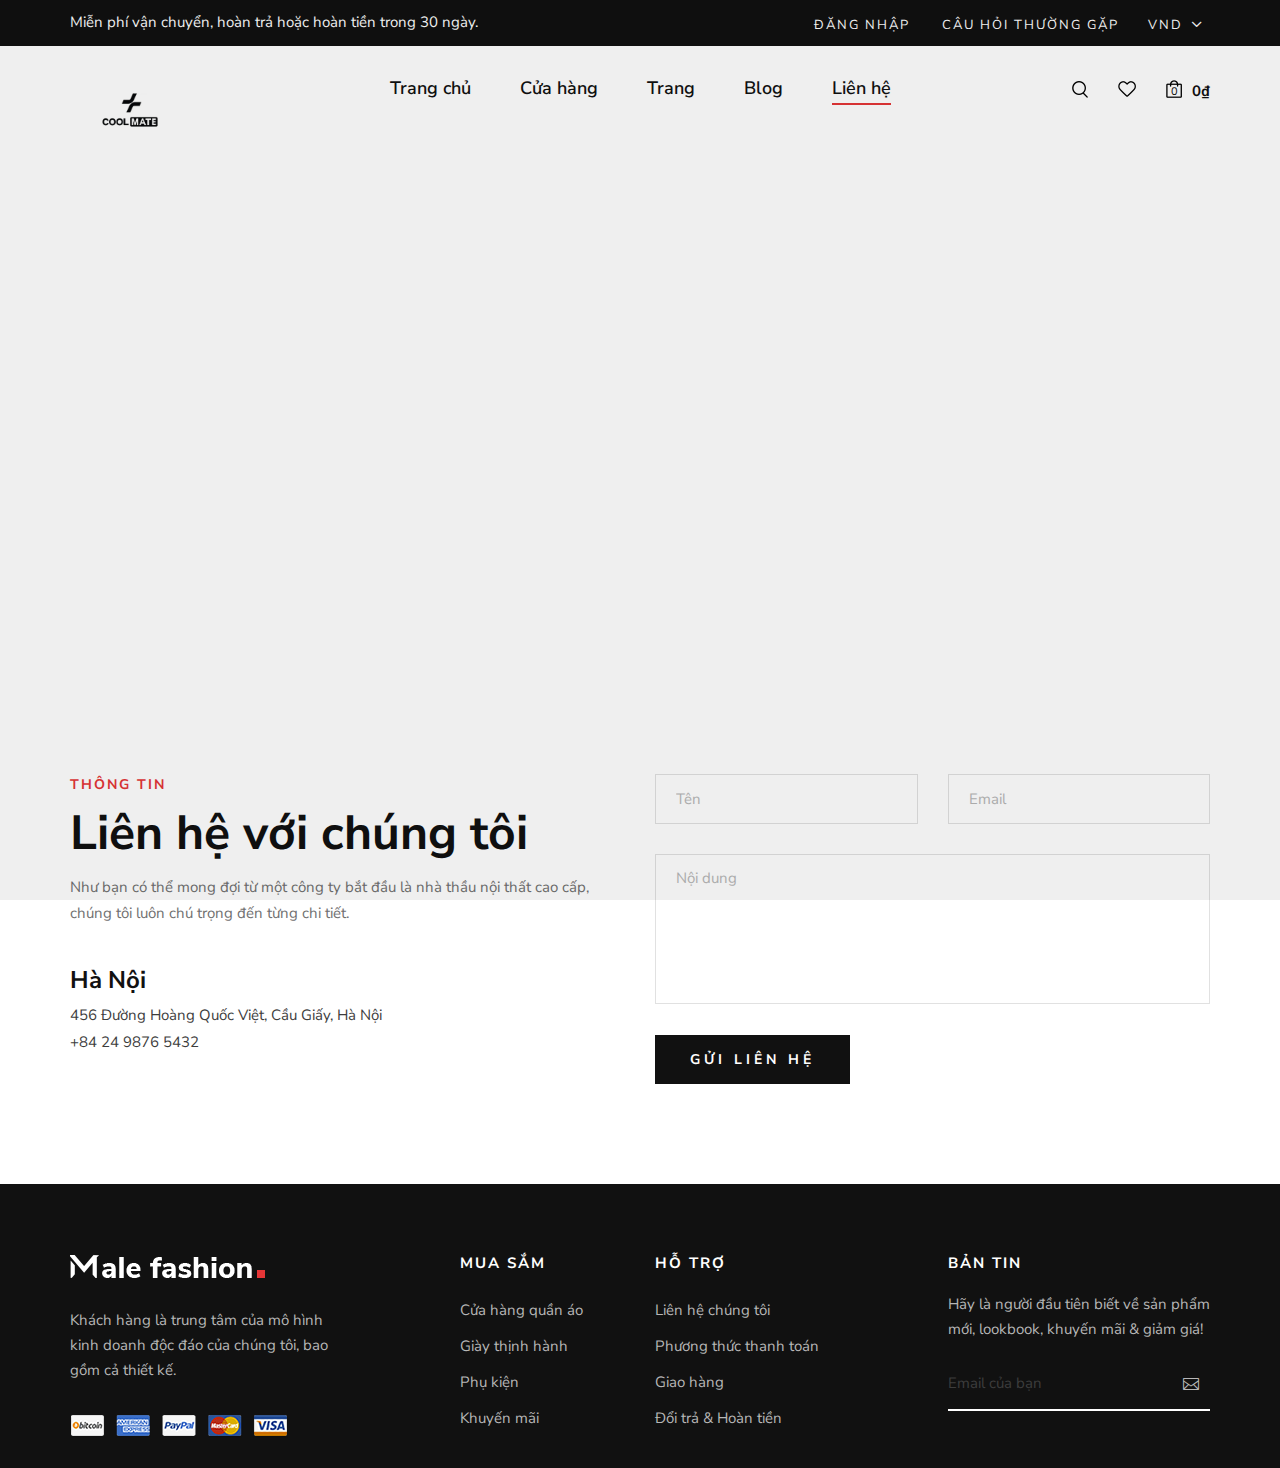
<file: contact.html>
<!DOCTYPE html>
<html lang="zxx">

<head>
    <meta charset="UTF-8">
    <meta name="description" content="Male_Fashion Template">
    <meta name="keywords" content="Male_Fashion, unica, creative, html">
    <meta name="viewport" content="width=device-width, initial-scale=1.0">
    <meta http-equiv="X-UA-Compatible" content="ie=edge">
    <title>Male-Fashion | Template</title>

    <!-- Google Font -->
    <link href="https://fonts.googleapis.com/css2?family=Nunito+Sans:wght@300;400;600;700;800;900&display=swap"
        rel="stylesheet">

    <!-- Css Styles -->
    <link rel="stylesheet" href="css/bootstrap.min.css" type="text/css">
    <link rel="stylesheet" href="css/font-awesome.min.css" type="text/css">
    <link rel="stylesheet" href="css/elegant-icons.css" type="text/css">
    <link rel="stylesheet" href="css/magnific-popup.css" type="text/css">
    <link rel="stylesheet" href="css/nice-select.css" type="text/css">
    <link rel="stylesheet" href="css/owl.carousel.min.css" type="text/css">
    <link rel="stylesheet" href="css/slicknav.min.css" type="text/css">
    <link rel="stylesheet" href="css/style.css" type="text/css">
</head>

<body>
    <!-- Page Preloder -->
    <div id="preloder">
        <div class="loader"></div>
    </div>

    <!-- Offcanvas Menu Begin -->
    <div class="offcanvas-menu-overlay"></div>
    <div class="offcanvas-menu-wrapper">
        <div class="offcanvas__option">
            <div class="offcanvas__links">
                <a href="#">Đăng nhập</a>
                <a href="#">Câu hỏi thường gặp</a>
            </div>
            <div class="offcanvas__top__hover">
                <span>VND <i class="arrow_carrot-down"></i></span>
                <ul>
                    <li>VND</li>
                    <li>USD</li>
                    <li>EUR</li>
                </ul>
            </div>
        </div>
        <div class="offcanvas__nav__option">
            <a href="#" class="search-switch"><img src="img/icon/search.png" alt=""></a>
            <a href="#"><img src="img/icon/heart.png" alt=""></a>
            <a href="#"><img src="img/icon/cart.png" alt=""> <span>0</span></a>
            <div class="price">0₫</div>
        </div>
        <div id="mobile-menu-wrap"></div>
        <div class="offcanvas__text">
            <p>Miễn phí vận chuyển, hoàn trả hoặc hoàn tiền trong 30 ngày.</p>
        </div>
    </div>
    <!-- Offcanvas Menu End -->

    <!-- Header Section Begin -->
    <header class="header">
        <div class="header__top">
            <div class="container">
                <div class="row">
                    <div class="col-lg-6 col-md-7">
                        <div class="header__top__left">
                            <p>Miễn phí vận chuyển, hoàn trả hoặc hoàn tiền trong 30 ngày.</p>
                        </div>
                    </div>
                    <div class="col-lg-6 col-md-5">
                        <div class="header__top__right">
                            <div class="header__top__links">
                                <a href="#">Đăng nhập</a>
                                <a href="#">Câu hỏi thường gặp</a>
                            </div>
                            <div class="header__top__hover">
                                <span>VND <i class="arrow_carrot-down"></i></span>
                                <ul>
                                    <li>VND</li>
                                    <li>USD</li>
                                    <li>EUR</li>
                                </ul>
                            </div>
                        </div>
                    </div>
                </div>
            </div>
        </div>
        <div class="container">
            <div class="row">
                <div class="col-lg-3 col-md-3">
                    <div class="header__logo">
                        <a href="./index.html"><img src="img/logo.png" alt=""></a>
                    </div>
                </div>
                <div class="col-lg-6 col-md-6">
                    <nav class="header__menu mobile-menu">
                        <ul>
                            <li><a href="./index.html">Trang chủ</a></li>
                            <li><a href="./shop.html">Cửa hàng</a></li>
                            <li><a href="#">Trang</a>
                                <ul class="dropdown">
                                    <li><a href="./about.html">Về chúng tôi</a></li>
                                    <li><a href="./shop-details.html">Chi tiết cửa hàng</a></li>
                                    <li><a href="./shopping-cart.html">Giỏ hàng</a></li>
                                    <li><a href="./checkout.html">Thanh toán</a></li>
                                    <li><a href="./blog-details.html">Chi tiết Blog</a></li>
                                </ul>
                            </li>
                            <li><a href="./blog.html">Blog</a></li>
                            <li class="active"><a href="./contact.html">Liên hệ</a></li>
                        </ul>
                    </nav>
                </div>
                <div class="col-lg-3 col-md-3">
                    <div class="header__nav__option">
                        <a href="#" class="search-switch"><img src="img/icon/search.png" alt=""></a>
                        <a href="#"><img src="img/icon/heart.png" alt=""></a>
                        <a href="#"><img src="img/icon/cart.png" alt=""> <span>0</span></a>
                        <div class="price">0₫</div>
                    </div>
                </div>
            </div>
            <div class="canvas__open"><i class="fa fa-bars"></i></div>
        </div>
    </header>
    <!-- Header Section End -->

    <!-- Map Begin -->
    <div class="map">
        <iframe src="https://www.google.com/maps/embed?pb=!1m18!1m12!1m3!1d3724.005919858546!2d105.8411713154027!3d21.02851199319716!2m3!1f0!2f0!3f0!3m2!1i1024!2i768!4f13.1!3m3!1m2!1s0x3135ab8cfcf6b1b1%3A0x401e8f1fc28b8c0!2zSOG6o2kgTuG7mWkgLSBIw6AgTuG7mWkgQ2l0eQ!5e0!3m2!1svi!2s!4v1680000000000!5m2!1svi!2s" height="500" style="border:0;" allowfullscreen="" aria-hidden="false" tabindex="0"></iframe>
    </div>
    <!-- Map End -->

    <!-- Contact Section Begin -->
    <section class="contact spad">
        <div class="container">
            <div class="row">
                <div class="col-lg-6 col-md-6">
                    <div class="contact__text">
                        <div class="section-title">
                            <span>Thông tin</span>
                            <h2>Liên hệ với chúng tôi</h2>
                            <p>Như bạn có thể mong đợi từ một công ty bắt đầu là nhà thầu nội thất cao cấp, chúng tôi luôn chú trọng đến từng chi tiết.</p>
                        </div>
                        <ul>
                            <li>
                                <h4>Hà Nội</h4>
                                <p>456 Đường Hoàng Quốc Việt, Cầu Giấy, Hà Nội<br />+84 24 9876 5432</p>
                            </li>
                        </ul>
                    </div>
                </div>
                <div class="col-lg-6 col-md-6">
                    <div class="contact__form">
                        <form action="#">
                            <div class="row">
                                <div class="col-lg-6">
                                    <input type="text" placeholder="Tên">
                                </div>
                                <div class="col-lg-6">
                                    <input type="text" placeholder="Email">
                                </div>
                                <div class="col-lg-12">
                                    <textarea placeholder="Nội dung"></textarea>
                                    <button type="submit" class="site-btn">Gửi liên hệ</button>
                                </div>
                            </div>
                        </form>
                    </div>
                </div>
            </div>
        </div>
    </section>
    <!-- Contact Section End -->

    <!-- Footer Section Begin -->
    <footer class="footer">
        <div class="container">
            <div class="row">
                <div class="col-lg-3 col-md-6 col-sm-6">
                    <div class="footer__about">
                        <div class="footer__logo">
                            <a href="#"><img src="img/footer-logo.png" alt=""></a>
                        </div>
                        <p>Khách hàng là trung tâm của mô hình kinh doanh độc đáo của chúng tôi, bao gồm cả thiết kế.</p>
                        <a href="#"><img src="img/payment.png" alt=""></a>
                    </div>
                </div>
                <div class="col-lg-2 offset-lg-1 col-md-3 col-sm-6">
                    <div class="footer__widget">
                        <h6>Mua sắm</h6>
                        <ul>
                            <li><a href="#">Cửa hàng quần áo</a></li>
                            <li><a href="#">Giày thịnh hành</a></li>
                            <li><a href="#">Phụ kiện</a></li>
                            <li><a href="#">Khuyến mãi</a></li>
                        </ul>
                    </div>
                </div>
                <div class="col-lg-2 col-md-3 col-sm-6">
                    <div class="footer__widget">
                        <h6>Hỗ trợ</h6>
                        <ul>
                            <li><a href="#">Liên hệ chúng tôi</a></li>
                            <li><a href="#">Phương thức thanh toán</a></li>
                            <li><a href="#">Giao hàng</a></li>
                            <li><a href="#">Đổi trả & Hoàn tiền</a></li>
                        </ul>
                    </div>
                </div>
                <div class="col-lg-3 offset-lg-1 col-md-6 col-sm-6">
                    <div class="footer__widget">
                        <h6>Bản tin</h6>
                        <div class="footer__newslatter">
                            <p>Hãy là người đầu tiên biết về sản phẩm mới, lookbook, khuyến mãi & giảm giá!</p>
                            <form action="#">
                                <input type="text" placeholder="Email của bạn">
                                <button type="submit"><span class="icon_mail_alt"></span></button>
                            </form>
                        </div>
                    </div>
                </div>
            </div>
            <div class="row">
                <div class="col-lg-12 text-center">
                    <!-- Removed <div class="footer__copyright__text">...</div> -->
                </div>
            </div>
        </div>
    </footer>
    <!-- Footer Section End -->

    <!-- Search Begin -->
    <div class="search-model">
        <div class="h-100 d-flex align-items-center justify-content-center">
            <div class="search-close-switch">+</div>
            <form class="search-model-form">
                <input type="text" id="search-input" placeholder="Search here.....">
            </form>
        </div>
    </div>
    <!-- Search End -->

    <!-- Js Plugins -->
    <script src="js/jquery-3.3.1.min.js"></script>
    <script src="js/bootstrap.min.js"></script>
    <script src="js/jquery.nice-select.min.js"></script>
    <script src="js/jquery.nicescroll.min.js"></script>
    <script src="js/jquery.magnific-popup.min.js"></script>
    <script src="js/jquery.countdown.min.js"></script>
    <script src="js/jquery.slicknav.js"></script>
    <script src="js/mixitup.min.js"></script>
    <script src="js/owl.carousel.min.js"></script>
    <script src="js/main.js"></script>
</body>

</html>
</file>
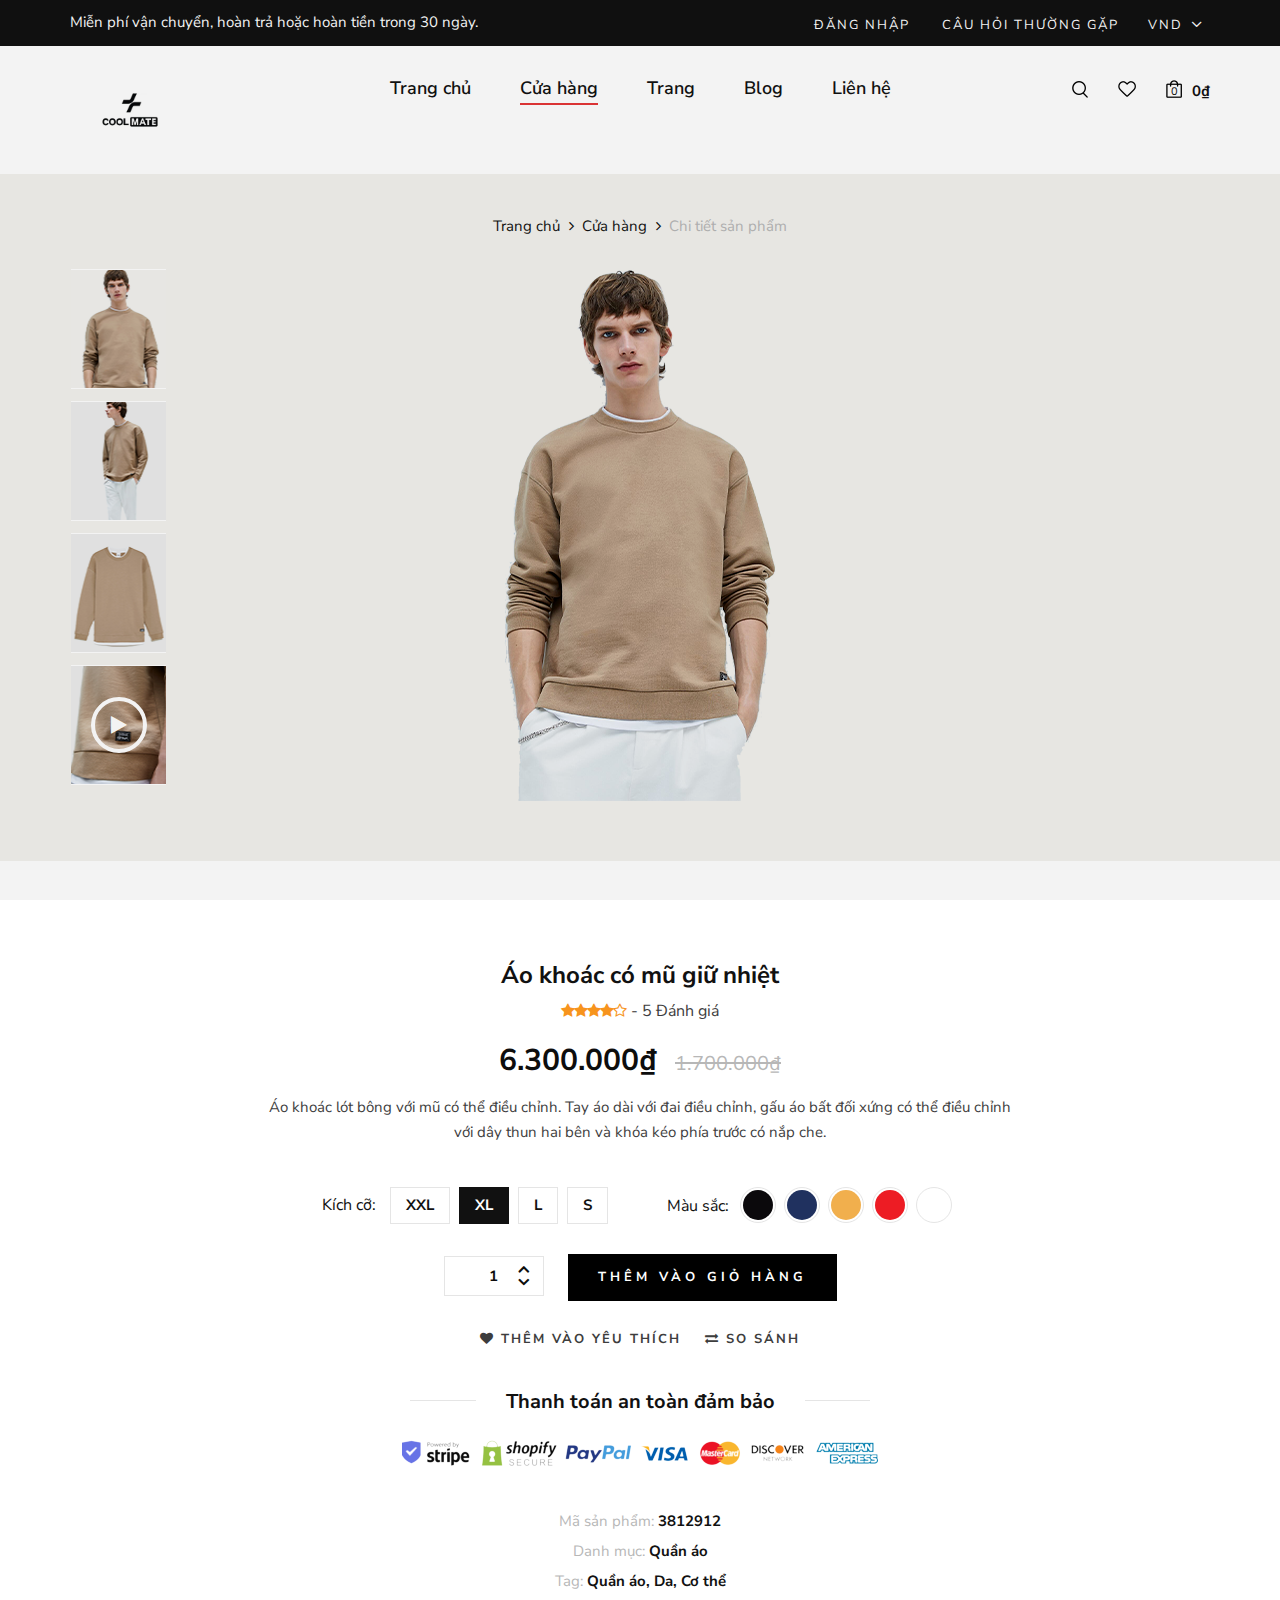
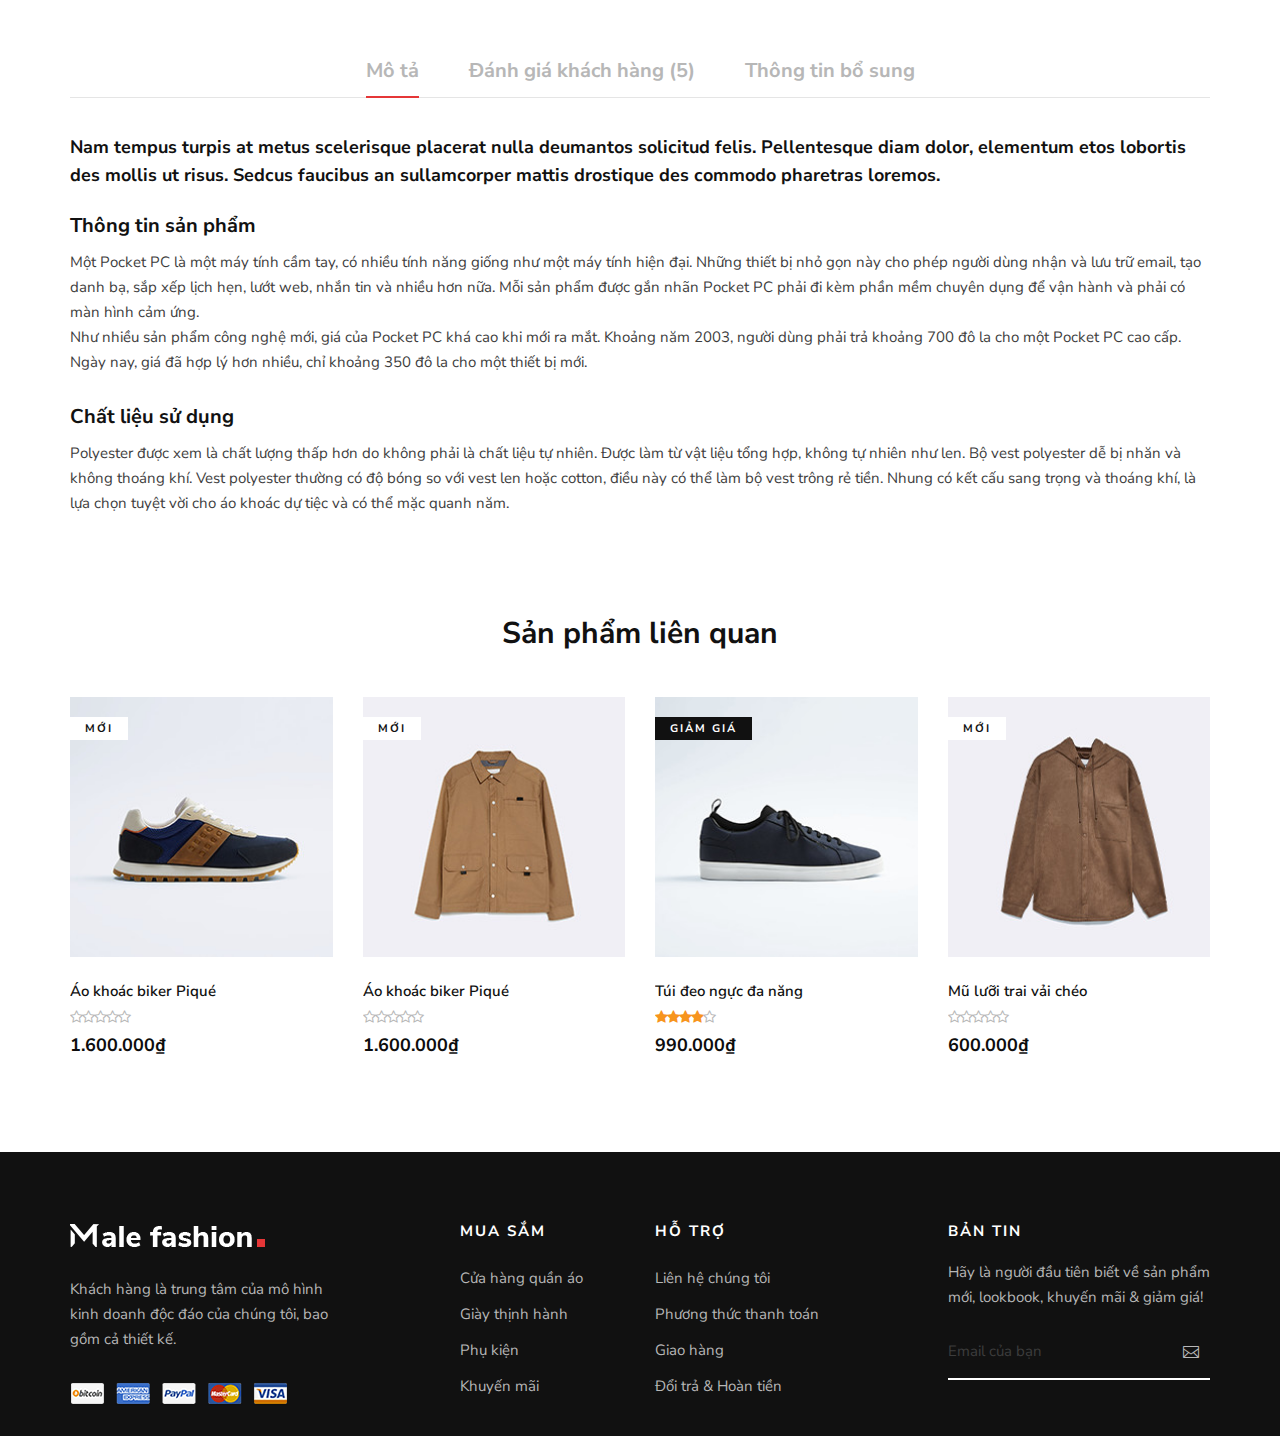
<file: shop-details.html>
<!DOCTYPE html>
<html lang="zxx">

<head>
    <meta charset="UTF-8">
    <meta name="description" content="Male_Fashion Template">
    <meta name="keywords" content="Male_Fashion, unica, creative, html">
    <meta name="viewport" content="width=device-width, initial-scale=1.0">
    <meta http-equiv="X-UA-Compatible" content="ie=edge">
    <title>Male-Fashion | Template</title>

    <!-- Google Font -->
    <link href="https://fonts.googleapis.com/css2?family=Nunito+Sans:wght@300;400;600;700;800;900&display=swap"
    rel="stylesheet">

    <!-- Css Styles -->
    <link rel="stylesheet" href="css/bootstrap.min.css" type="text/css">
    <link rel="stylesheet" href="css/font-awesome.min.css" type="text/css">
    <link rel="stylesheet" href="css/elegant-icons.css" type="text/css">
    <link rel="stylesheet" href="css/magnific-popup.css" type="text/css">
    <link rel="stylesheet" href="css/nice-select.css" type="text/css">
    <link rel="stylesheet" href="css/owl.carousel.min.css" type="text/css">
    <link rel="stylesheet" href="css/slicknav.min.css" type="text/css">
    <link rel="stylesheet" href="css/style.css" type="text/css">
</head>

<body>
    <!-- Page Preloder -->
    <div id="preloder">
        <div class="loader"></div>
    </div>

    <!-- Offcanvas Menu Begin -->
    <div class="offcanvas-menu-overlay"></div>
    <div class="offcanvas-menu-wrapper">
        <div class="offcanvas__option">
            <div class="offcanvas__links">
                <a href="#">Đăng nhập</a>
                <a href="#">Câu hỏi thường gặp</a>
            </div>
            <div class="offcanvas__top__hover">
                <span>VND <i class="arrow_carrot-down"></i></span>
                <ul>
                    <li>VND</li>
                    <li>USD</li>
                    <li>EUR</li>
                </ul>
            </div>
        </div>
        <div class="offcanvas__nav__option">
            <a href="#" class="search-switch"><img src="img/icon/search.png" alt=""></a>
            <a href="#"><img src="img/icon/heart.png" alt=""></a>
            <a href="#"><img src="img/icon/cart.png" alt=""> <span>0</span></a>
            <div class="price">0₫</div>
        </div>
        <div id="mobile-menu-wrap"></div>
        <div class="offcanvas__text">
            <p>Miễn phí vận chuyển, hoàn trả hoặc hoàn tiền trong 30 ngày.</p>
        </div>
    </div>
    <!-- Offcanvas Menu End -->

    <!-- Header Section Begin -->
    <header class="header">
        <div class="header__top">
            <div class="container">
                <div class="row">
                    <div class="col-lg-6 col-md-7">
                        <div class="header__top__left">
                            <p>Miễn phí vận chuyển, hoàn trả hoặc hoàn tiền trong 30 ngày.</p>
                        </div>
                    </div>
                    <div class="col-lg-6 col-md-5">
                        <div class="header__top__right">
                            <div class="header__top__links">
                                <a href="#">Đăng nhập</a>
                                <a href="#">Câu hỏi thường gặp</a>
                            </div>
                            <div class="header__top__hover">
                                <span>VND <i class="arrow_carrot-down"></i></span>
                                <ul>
                                    <li>VND</li>
                                    <li>USD</li>
                                    <li>EUR</li>
                                </ul>
                            </div>
                        </div>
                    </div>
                </div>
            </div>
        </div>
        <div class="container">
            <div class="row">
                <div class="col-lg-3 col-md-3">
                    <div class="header__logo">
                        <a href="./index.html"><img src="img/logo.png" alt=""></a>
                    </div>
                </div>
                <div class="col-lg-6 col-md-6">
                    <nav class="header__menu mobile-menu">
                        <ul>
                            <li><a href="./index.html">Trang chủ</a></li>
                            <li class="active"><a href="./shop.html">Cửa hàng</a></li>
                            <li><a href="#">Trang</a>
                                <ul class="dropdown">
                                    <li><a href="./about.html">Về chúng tôi</a></li>
                                    <li><a href="./shop-details.html">Chi tiết cửa hàng</a></li>
                                    <li><a href="./shopping-cart.html">Giỏ hàng</a></li>
                                    <li><a href="./checkout.html">Thanh toán</a></li>
                                    <li><a href="./blog-details.html">Chi tiết Blog</a></li>
                                </ul>
                            </li>
                            <li><a href="./blog.html">Blog</a></li>
                            <li><a href="./contact.html">Liên hệ</a></li>
                        </ul>
                    </nav>
                </div>
                <div class="col-lg-3 col-md-3">
                    <div class="header__nav__option">
                        <a href="#" class="search-switch"><img src="img/icon/search.png" alt=""></a>
                        <a href="#"><img src="img/icon/heart.png" alt=""></a>
                        <a href="#"><img src="img/icon/cart.png" alt=""> <span>0</span></a>
                        <div class="price">0₫</div>
                    </div>
                </div>
            </div>
            <div class="canvas__open"><i class="fa fa-bars"></i></div>
        </div>
    </header>
    <!-- Header Section End -->

    <!-- Shop Details Section Begin -->
    <section class="shop-details">
        <div class="product__details__pic">
            <div class="container">
                <div class="row">
                    <div class="col-lg-12">
                        <div class="product__details__breadcrumb">
                            <a href="./index.html">Trang chủ</a>
                            <a href="./shop.html">Cửa hàng</a>
                            <span>Chi tiết sản phẩm</span>
                        </div>
                    </div>
                </div>
                <div class="row">
                    <div class="col-lg-3 col-md-3">
                        <ul class="nav nav-tabs" role="tablist">
                            <li class="nav-item">
                                <a class="nav-link active" data-toggle="tab" href="#tabs-1" role="tab">
                                    <div class="product__thumb__pic set-bg" data-setbg="img/shop-details/thumb-1.png">
                                    </div>
                                </a>
                            </li>
                            <li class="nav-item">
                                <a class="nav-link" data-toggle="tab" href="#tabs-2" role="tab">
                                    <div class="product__thumb__pic set-bg" data-setbg="img/shop-details/thumb-2.png">
                                    </div>
                                </a>
                            </li>
                            <li class="nav-item">
                                <a class="nav-link" data-toggle="tab" href="#tabs-3" role="tab">
                                    <div class="product__thumb__pic set-bg" data-setbg="img/shop-details/thumb-3.png">
                                    </div>
                                </a>
                            </li>
                            <li class="nav-item">
                                <a class="nav-link" data-toggle="tab" href="#tabs-4" role="tab">
                                    <div class="product__thumb__pic set-bg" data-setbg="img/shop-details/thumb-4.png">
                                        <i class="fa fa-play"></i>
                                    </div>
                                </a>
                            </li>
                        </ul>
                    </div>
                    <div class="col-lg-6 col-md-9">
                        <div class="tab-content">
                            <div class="tab-pane active" id="tabs-1" role="tabpanel">
                                <div class="product__details__pic__item">
                                    <img src="img/shop-details/product-big-2.png" alt="">
                                </div>
                            </div>
                            <div class="tab-pane" id="tabs-2" role="tabpanel">
                                <div class="product__details__pic__item">
                                    <img src="img/shop-details/product-big-3.png" alt="">
                                </div>
                            </div>
                            <div class="tab-pane" id="tabs-3" role="tabpanel">
                                <div class="product__details__pic__item">
                                    <img src="img/shop-details/product-big.png" alt="">
                                </div>
                            </div>
                            <div class="tab-pane" id="tabs-4" role="tabpanel">
                                <div class="product__details__pic__item">
                                    <img src="img/shop-details/product-big-4.png" alt="">
                                    <a href="https://www.youtube.com/watch?v=8PJ3_p7VqHw&list=RD8PJ3_p7VqHw&start_radio=1" class="video-popup"><i class="fa fa-play"></i></a>
                                </div>
                            </div>
                        </div>
                    </div>
                </div>
            </div>
        </div>
        <div class="product__details__content">
            <div class="container">
                <div class="row d-flex justify-content-center">
                    <div class="col-lg-8">
                        <div class="product__details__text">
                            <h4>Áo khoác có mũ giữ nhiệt</h4>
                            <div class="rating">
                                <i class="fa fa-star"></i>
                                <i class="fa fa-star"></i>
                                <i class="fa fa-star"></i>
                                <i class="fa fa-star"></i>
                                <i class="fa fa-star-o"></i>
                                <span> - 5 Đánh giá</span>
                            </div>
                            <h3>6.300.000₫ <span>1.700.000₫</span></h3>
                            <p>Áo khoác lót bông với mũ có thể điều chỉnh. Tay áo dài với đai điều chỉnh, gấu áo bất đối xứng có thể điều chỉnh với dây thun hai bên và khóa kéo phía trước có nắp che.</p>
                            <div class="product__details__option">
                                <div class="product__details__option__size">
                                    <span>Kích cỡ:</span>
                                    <label for="xxl">xxl
                                        <input type="radio" id="xxl">
                                    </label>
                                    <label class="active" for="xl">xl
                                        <input type="radio" id="xl">
                                    </label>
                                    <label for="l">l
                                        <input type="radio" id="l">
                                    </label>
                                    <label for="sm">s
                                        <input type="radio" id="sm">
                                    </label>
                                </div>
                                <div class="product__details__option__color">
                                    <span>Màu sắc:</span>
                                    <label class="c-1" for="sp-1">
                                        <input type="radio" id="sp-1">
                                    </label>
                                    <label class="c-2" for="sp-2">
                                        <input type="radio" id="sp-2">
                                    </label>
                                    <label class="c-3" for="sp-3">
                                        <input type="radio" id="sp-3">
                                    </label>
                                    <label class="c-4" for="sp-4">
                                        <input type="radio" id="sp-4">
                                    </label>
                                    <label class="c-9" for="sp-9">
                                        <input type="radio" id="sp-9">
                                    </label>
                                </div>
                            </div>
                            <div class="product__details__cart__option">
                                <div class="quantity">
                                    <div class="pro-qty">
                                        <input type="text" value="1">
                                    </div>
                                </div>
                                <a href="#" class="primary-btn">Thêm vào giỏ hàng</a>
                            </div>
                            <div class="product__details__btns__option">
                                <a href="#"><i class="fa fa-heart"></i> Thêm vào yêu thích</a>
                                <a href="#"><i class="fa fa-exchange"></i> So sánh</a>
                            </div>
                            <div class="product__details__last__option">
                                <h5><span>Thanh toán an toàn đảm bảo</span></h5>
                                <img src="img/shop-details/details-payment.png" alt="">
                                <ul>
                                    <li><span>Mã sản phẩm:</span> 3812912</li>
                                    <li><span>Danh mục:</span> Quần áo</li>
                                    <li><span>Tag:</span> Quần áo, Da, Cơ thể</li>
                                </ul>
                            </div>
                        </div>
                    </div>
                </div>
                <div class="row">
                    <div class="col-lg-12">
                        <div class="product__details__tab">
                            <ul class="nav nav-tabs" role="tablist">
                                <li class="nav-item">
                                    <a class="nav-link active" data-toggle="tab" href="#tabs-5" role="tab">Mô tả</a>
                                </li>
                                <li class="nav-item">
                                    <a class="nav-link" data-toggle="tab" href="#tabs-6" role="tab">Đánh giá khách hàng (5)</a>
                                </li>
                                <li class="nav-item">
                                    <a class="nav-link" data-toggle="tab" href="#tabs-7" role="tab">Thông tin bổ sung</a>
                                </li>
                            </ul>
                            <div class="tab-content">
                                <div class="tab-pane active" id="tabs-5" role="tabpanel">
                                    <div class="product__details__tab__content">
                                        <p class="note">Nam tempus turpis at metus scelerisque placerat nulla deumantos
                                            solicitud felis. Pellentesque diam dolor, elementum etos lobortis des mollis
                                            ut risus. Sedcus faucibus an sullamcorper mattis drostique des commodo
                                        pharetras loremos.</p>
                                        <div class="product__details__tab__content__item">
                                            <h5>Thông tin sản phẩm</h5>
                                            <p>Một Pocket PC là một máy tính cầm tay, có nhiều tính năng giống như một máy tính hiện đại. Những thiết bị nhỏ gọn này cho phép người dùng nhận và lưu trữ email, tạo danh bạ, sắp xếp lịch hẹn, lướt web, nhắn tin và nhiều hơn nữa. Mỗi sản phẩm được gắn nhãn Pocket PC phải đi kèm phần mềm chuyên dụng để vận hành và phải có màn hình cảm ứng.</p>
                                            <p>Như nhiều sản phẩm công nghệ mới, giá của Pocket PC khá cao khi mới ra mắt. Khoảng năm 2003, người dùng phải trả khoảng 700 đô la cho một Pocket PC cao cấp. Ngày nay, giá đã hợp lý hơn nhiều, chỉ khoảng 350 đô la cho một thiết bị mới.</p>
                                        </div>
                                        <div class="product__details__tab__content__item">
                                            <h5>Chất liệu sử dụng</h5>
                                            <p>Polyester được xem là chất lượng thấp hơn do không phải là chất liệu tự nhiên. Được làm từ vật liệu tổng hợp, không tự nhiên như len. Bộ vest polyester dễ bị nhăn và không thoáng khí. Vest polyester thường có độ bóng so với vest len hoặc cotton, điều này có thể làm bộ vest trông rẻ tiền. Nhung có kết cấu sang trọng và thoáng khí, là lựa chọn tuyệt vời cho áo khoác dự tiệc và có thể mặc quanh năm.</p>
                                        </div>
                                    </div>
                                </div>
                                <div class="tab-pane" id="tabs-6" role="tabpanel">
                                    <div class="product__details__tab__content">
                                        <div class="product__details__tab__content__item">
                                            <h5>Thông tin sản phẩm</h5>
                                            <p>Một Pocket PC là một máy tính cầm tay, có nhiều tính năng giống như một máy tính hiện đại. Những thiết bị nhỏ gọn này cho phép người dùng nhận và lưu trữ email, tạo danh bạ, sắp xếp lịch hẹn, lướt web, nhắn tin và nhiều hơn nữa. Mỗi sản phẩm được gắn nhãn Pocket PC phải đi kèm phần mềm chuyên dụng để vận hành và phải có màn hình cảm ứng.</p>
                                            <p>Như nhiều sản phẩm công nghệ mới, giá của Pocket PC khá cao khi mới ra mắt. Khoảng năm 2003, người dùng phải trả khoảng 700 đô la cho một Pocket PC cao cấp. Ngày nay, giá đã hợp lý hơn nhiều, chỉ khoảng 350 đô la cho một thiết bị mới.</p>
                                        </div>
                                        <div class="product__details__tab__content__item">
                                            <h5>Chất liệu sử dụng</h5>
                                            <p>Polyester được xem là chất lượng thấp hơn do không phải là chất liệu tự nhiên. Được làm từ vật liệu tổng hợp, không tự nhiên như len. Bộ vest polyester dễ bị nhăn và không thoáng khí. Vest polyester thường có độ bóng so với vest len hoặc cotton, điều này có thể làm bộ vest trông rẻ tiền. Nhung có kết cấu sang trọng và thoáng khí, là lựa chọn tuyệt vời cho áo khoác dự tiệc và có thể mặc quanh năm.</p>
                                        </div>
                                    </div>
                                </div>
                                <div class="tab-pane" id="tabs-7" role="tabpanel">
                                    <div class="product__details__tab__content">
                                        <p class="note">Nam tempus turpis at metus scelerisque placerat nulla deumantos
                                            solicitud felis. Pellentesque diam dolor, elementum etos lobortis des mollis
                                            ut risus. Sedcus faucibus an sullamcorper mattis drostique des commodo
                                        pharetras loremos.</p>
                                        <div class="product__details__tab__content__item">
                                            <h5>Thông tin sản phẩm</h5>
                                            <p>Một Pocket PC là một máy tính cầm tay, có nhiều tính năng giống như một máy tính hiện đại. Những thiết bị nhỏ gọn này cho phép người dùng nhận và lưu trữ email, tạo danh bạ, sắp xếp lịch hẹn, lướt web, nhắn tin và nhiều hơn nữa. Mỗi sản phẩm được gắn nhãn Pocket PC phải đi kèm phần mềm chuyên dụng để vận hành và phải có màn hình cảm ứng.</p>
                                            <p>Như nhiều sản phẩm công nghệ mới, giá của Pocket PC khá cao khi mới ra mắt. Khoảng năm 2003, người dùng phải trả khoảng 700 đô la cho một Pocket PC cao cấp. Ngày nay, giá đã hợp lý hơn nhiều, chỉ khoảng 350 đô la cho một thiết bị mới.</p>
                                        </div>
                                        <div class="product__details__tab__content__item">
                                            <h5>Chất liệu sử dụng</h5>
                                            <p>Polyester được xem là chất lượng thấp hơn do không phải là chất liệu tự nhiên. Được làm từ vật liệu tổng hợp, không tự nhiên như len. Bộ vest polyester dễ bị nhăn và không thoáng khí. Vest polyester thường có độ bóng so với vest len hoặc cotton, điều này có thể làm bộ vest trông rẻ tiền. Nhung có kết cấu sang trọng và thoáng khí, là lựa chọn tuyệt vời cho áo khoác dự tiệc và có thể mặc quanh năm.</p>
                                        </div>
                                    </div>
                                </div>
                            </div>
                        </div>
                    </div>
                </div>
            </div>
        </div>
    </section>
    <!-- Shop Details Section End -->

    <!-- Related Section Begin -->
    <section class="related spad">
        <div class="container">
            <div class="row">
                <div class="col-lg-12">
                    <h3 class="related-title">Sản phẩm liên quan</h3>
                </div>
            </div>
            <div class="row">
                <div class="col-lg-3 col-md-6 col-sm-6">
                    <div class="product__item">
                        <div class="product__item__pic set-bg" data-setbg="img/product/product-1.jpg">
                            <span class="label">Mới</span>
                            <ul class="product__hover">
                                <li><a href="#"><img src="img/icon/heart.png" alt=""></a></li>
                                <li><a href="#"><img src="img/icon/compare.png" alt=""> <span>So sánh</span></a></li>
                                <li><a href="#"><img src="img/icon/search.png" alt=""></a></li>
                            </ul>
                        </div>
                        <div class="product__item__text">
                            <h6>Áo khoác biker Piqué</h6>
                            <a href="#" class="add-cart">+ Thêm vào giỏ hàng</a>
                            <div class="rating">
                                <i class="fa fa-star-o"></i>
                                <i class="fa fa-star-o"></i>
                                <i class="fa fa-star-o"></i>
                                <i class="fa fa-star-o"></i>
                                <i class="fa fa-star-o"></i>
                            </div>
                            <h5>1.600.000₫</h5>
                            <div class="product__color__select">
                                <label for="pc-1">
                                    <input type="radio" id="pc-1">
                                </label>
                                <label class="active black" for="pc-2">
                                    <input type="radio" id="pc-2">
                                </label>
                                <label class="grey" for="pc-3">
                                    <input type="radio" id="pc-3">
                                </label>
                            </div>
                        </div>
                    </div>
                </div>
                <div class="col-lg-3 col-md-6 col-sm-6">
                    <div class="product__item">
                        <div class="product__item__pic set-bg" data-setbg="img/product/product-2.jpg">
                            <span class="label">Mới</span>
                            <ul class="product__hover">
                                <li><a href="#"><img src="img/icon/heart.png" alt=""></a></li>
                                <li><a href="#"><img src="img/icon/compare.png" alt=""> <span>So sánh</span></a></li>
                                <li><a href="#"><img src="img/icon/search.png" alt=""></a></li>
                            </ul>
                        </div>
                        <div class="product__item__text">
                            <h6>Áo khoác biker Piqué</h6>
                            <a href="#" class="add-cart">+ Thêm vào giỏ hàng</a>
                            <div class="rating">
                                <i class="fa fa-star-o"></i>
                                <i class="fa fa-star-o"></i>
                                <i class="fa fa-star-o"></i>
                                <i class="fa fa-star-o"></i>
                                <i class="fa fa-star-o"></i>
                            </div>
                            <h5>1.600.000₫</h5>
                            <div class="product__color__select">
                                <label for="pc-4">
                                    <input type="radio" id="pc-4">
                                </label>
                                <label class="active black" for="pc-5">
                                    <input type="radio" id="pc-5">
                                </label>
                                <label class="grey" for="pc-6">
                                    <input type="radio" id="pc-6">
                                </label>
                            </div>
                        </div>
                    </div>
                </div>
                <div class="col-lg-3 col-md-6 col-sm-6">
                    <div class="product__item sale">
                        <div class="product__item__pic set-bg" data-setbg="img/product/product-3.jpg">
                            <span class="label">Giảm giá</span>
                            <ul class="product__hover">
                                <li><a href="#"><img src="img/icon/heart.png" alt=""></a></li>
                                <li><a href="#"><img src="img/icon/compare.png" alt=""> <span>So sánh</span></a></li>
                                <li><a href="#"><img src="img/icon/search.png" alt=""></a></li>
                            </ul>
                        </div>
                        <div class="product__item__text">
                            <h6>Túi đeo ngực đa năng</h6>
                            <a href="#" class="add-cart">+ Thêm vào giỏ hàng</a>
                            <div class="rating">
                                <i class="fa fa-star"></i>
                                <i class="fa fa-star"></i>
                                <i class="fa fa-star"></i>
                                <i class="fa fa-star"></i>
                                <i class="fa fa-star-o"></i>
                            </div>
                            <h5>990.000₫</h5>
                            <div class="product__color__select">
                                <label for="pc-7">
                                    <input type="radio" id="pc-7">
                                </label>
                                <label class="active black" for="pc-8">
                                    <input type="radio" id="pc-8">
                                </label>
                                <label class="grey" for="pc-9">
                                    <input type="radio" id="pc-9">
                                </label>
                            </div>
                        </div>
                    </div>
                </div>
                <div class="col-lg-3 col-md-6 col-sm-6">
                    <div class="product__item">
                        <div class="product__item__pic set-bg" data-setbg="img/product/product-4.jpg">
                            <span class="label">Mới</span>
                            <ul class="product__hover">
                                <li><a href="#"><img src="img/icon/heart.png" alt=""></a></li>
                                <li><a href="#"><img src="img/icon/compare.png" alt=""> <span>So sánh</span></a></li>
                                <li><a href="#"><img src="img/icon/search.png" alt=""></a></li>
                            </ul>
                        </div>
                        <div class="product__item__text">
                            <h6>Mũ lưỡi trai vải chéo</h6>
                            <a href="#" class="add-cart">+ Thêm vào giỏ hàng</a>
                            <div class="rating">
                                <i class="fa fa-star-o"></i>
                                <i class="fa fa-star-o"></i>
                                <i class="fa fa-star-o"></i>
                                <i class="fa fa-star-o"></i>
                                <i class="fa fa-star-o"></i>
                            </div>
                            <h5>600.000₫</h5>
                            <div class="product__color__select">
                                <label for="pc-10">
                                    <input type="radio" id="pc-10">
                                </label>
                                <label class="active black" for="pc-11">
                                    <input type="radio" id="pc-11">
                                </label>
                                <label class="grey" for="pc-12">
                                    <input type="radio" id="pc-12">
                                </label>
                            </div>
                        </div>
                    </div>
                </div>
            </div>
        </div>
    </section>
    <!-- Related Section End -->

    <!-- Footer Section Begin -->
    <footer class="footer">
        <div class="container">
            <div class="row">
                <div class="col-lg-3 col-md-6 col-sm-6">
                    <div class="footer__about">
                        <div class="footer__logo">
                            <a href="#"><img src="img/footer-logo.png" alt=""></a>
                        </div>
                        <p>Khách hàng là trung tâm của mô hình kinh doanh độc đáo của chúng tôi, bao gồm cả thiết kế.</p>
                        <a href="#"><img src="img/payment.png" alt=""></a>
                    </div>
                </div>
                <div class="col-lg-2 offset-lg-1 col-md-3 col-sm-6">
                    <div class="footer__widget">
                        <h6>Mua sắm</h6>
                        <ul>
                            <li><a href="#">Cửa hàng quần áo</a></li>
                            <li><a href="#">Giày thịnh hành</a></li>
                            <li><a href="#">Phụ kiện</a></li>
                            <li><a href="#">Khuyến mãi</a></li>
                        </ul>
                    </div>
                </div>
                <div class="col-lg-2 col-md-3 col-sm-6">
                    <div class="footer__widget">
                        <h6>Hỗ trợ</h6>
                        <ul>
                            <li><a href="#">Liên hệ chúng tôi</a></li>
                            <li><a href="#">Phương thức thanh toán</a></li>
                            <li><a href="#">Giao hàng</a></li>
                            <li><a href="#">Đổi trả & Hoàn tiền</a></li>
                        </ul>
                    </div>
                </div>
                <div class="col-lg-3 offset-lg-1 col-md-6 col-sm-6">
                    <div class="footer__widget">
                        <h6>Bản tin</h6>
                        <div class="footer__newslatter">
                            <p>Hãy là người đầu tiên biết về sản phẩm mới, lookbook, khuyến mãi & giảm giá!</p>
                            <form action="#">
                                <input type="text" placeholder="Email của bạn">
                                <button type="submit"><span class="icon_mail_alt"></span></button>
                            </form>
                        </div>
                    </div>
                </div>
            </div>
        </div>
    </footer>
    <!-- Footer Section End -->

    <!-- Search Begin -->
    <div class="search-model">
        <div class="h-100 d-flex align-items-center justify-content-center">
            <div class="search-close-switch">+</div>
            <form class="search-model-form">
                <input type="text" id="search-input" placeholder="Search here.....">
            </form>
        </div>
    </div>
    <!-- Search End -->

    <!-- Js Plugins -->
    <script src="js/jquery-3.3.1.min.js"></script>
    <script src="js/bootstrap.min.js"></script>
    <script src="js/jquery.nice-select.min.js"></script>
    <script src="js/jquery.nicescroll.min.js"></script>
    <script src="js/jquery.magnific-popup.min.js"></script>
    <script src="js/jquery.countdown.min.js"></script>
    <script src="js/jquery.slicknav.js"></script>
    <script src="js/mixitup.min.js"></script>
    <script src="js/owl.carousel.min.js"></script>
    <script src="js/main.js"></script>
</body>

</html>
</file>
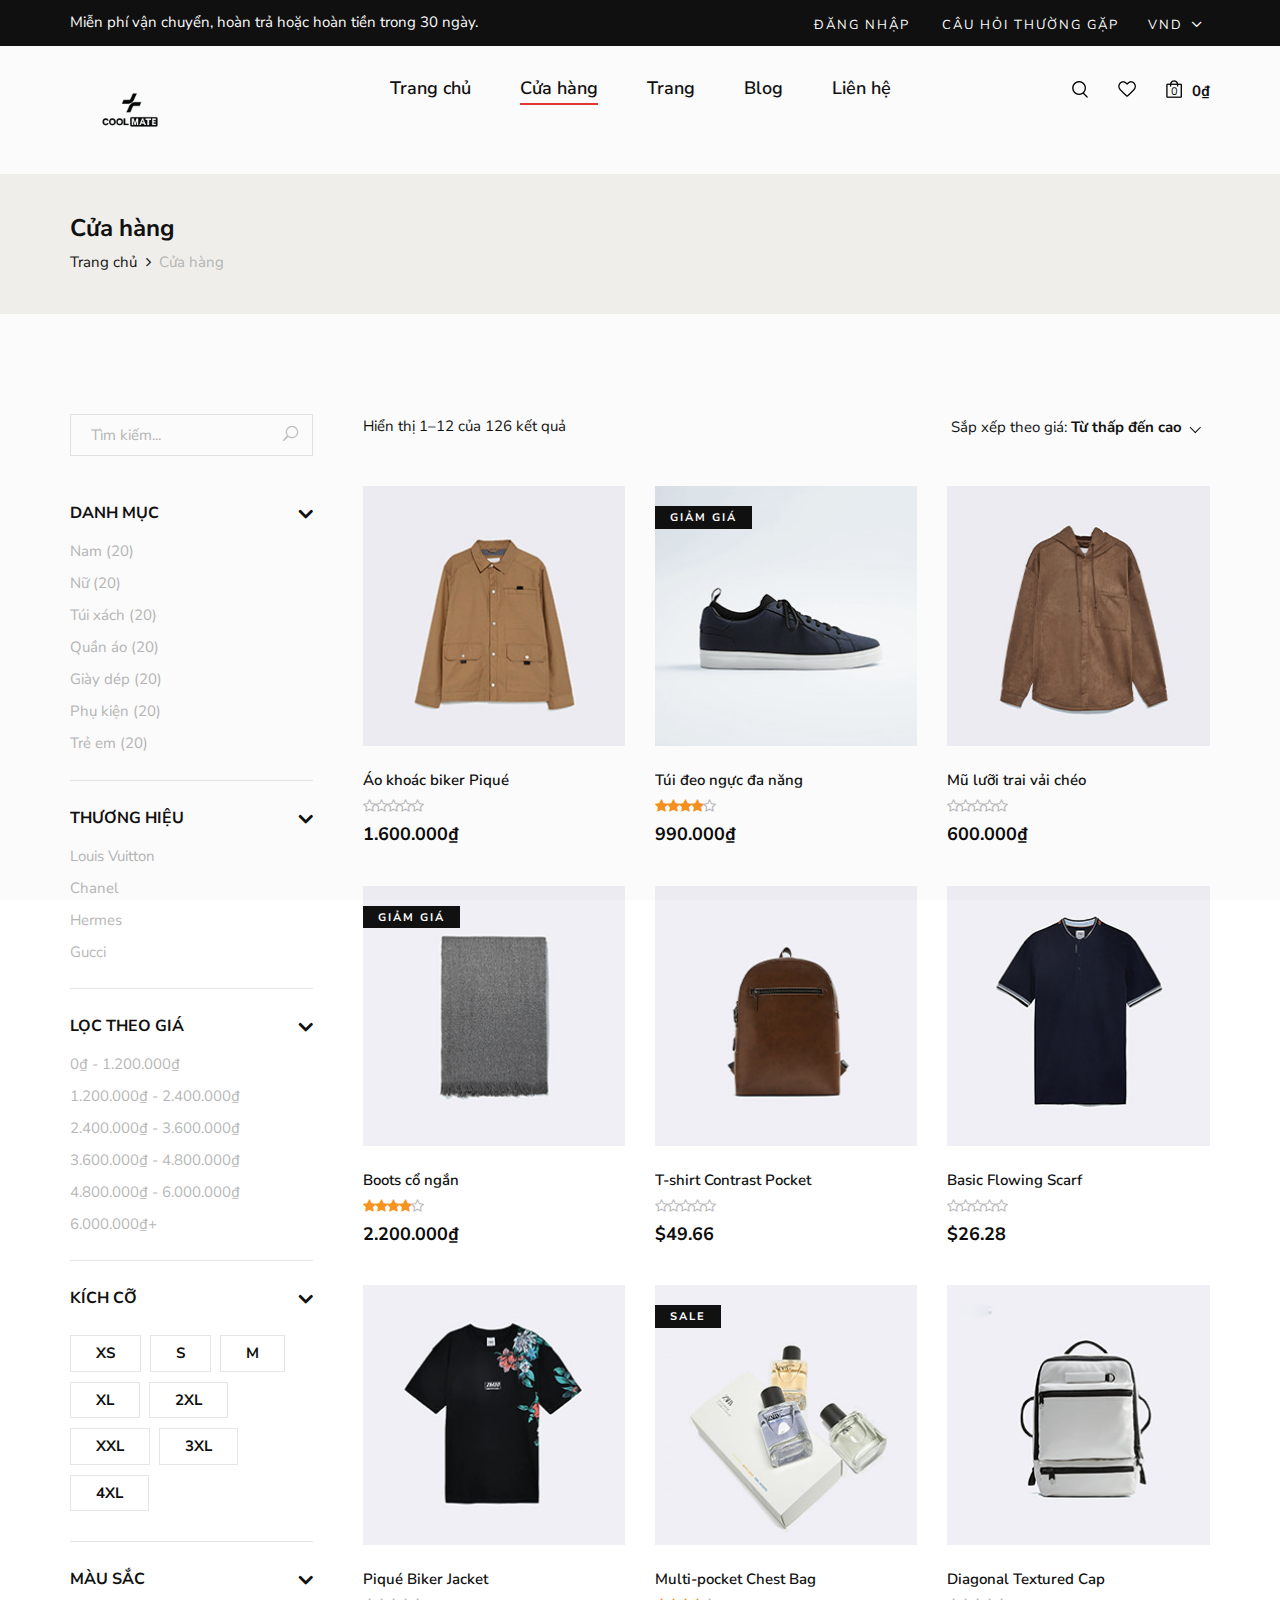
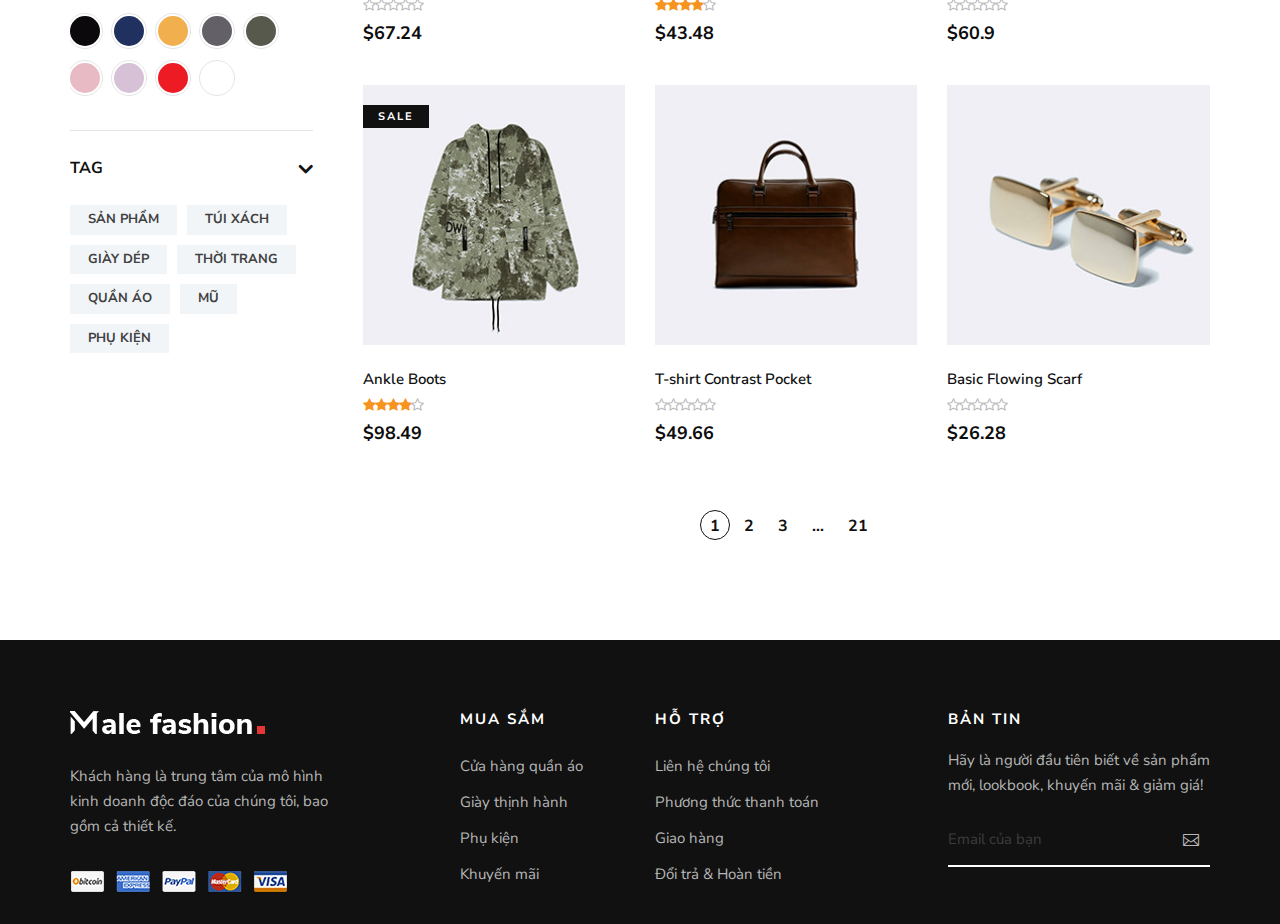
<file: shop.html>
<!DOCTYPE html>
<html lang="zxx">

<head>
    <meta charset="UTF-8">
    <meta name="description" content="Male_Fashion Template">
    <meta name="keywords" content="Male_Fashion, unica, creative, html">
    <meta name="viewport" content="width=device-width, initial-scale=1.0">
    <meta http-equiv="X-UA-Compatible" content="ie=edge">
    <title>Male-Fashion | Template</title>

    <!-- Google Font -->
    <link href="https://fonts.googleapis.com/css2?family=Nunito+Sans:wght@300;400;600;700;800;900&display=swap"
    rel="stylesheet">

    <!-- Css Styles -->
    <link rel="stylesheet" href="css/bootstrap.min.css" type="text/css">
    <link rel="stylesheet" href="css/font-awesome.min.css" type="text/css">
    <link rel="stylesheet" href="css/elegant-icons.css" type="text/css">
    <link rel="stylesheet" href="css/magnific-popup.css" type="text/css">
    <link rel="stylesheet" href="css/nice-select.css" type="text/css">
    <link rel="stylesheet" href="css/owl.carousel.min.css" type="text/css">
    <link rel="stylesheet" href="css/slicknav.min.css" type="text/css">
    <link rel="stylesheet" href="css/style.css" type="text/css">
</head>

<body>
    <!-- Page Preloder -->
    <div id="preloder">
        <div class="loader"></div>
    </div>

    <!-- Offcanvas Menu Begin -->
    <div class="offcanvas-menu-overlay"></div>
    <div class="offcanvas-menu-wrapper">
        <div class="offcanvas__option">
            <div class="offcanvas__links">
                <a href="#">Đăng nhập</a>
                <a href="#">Câu hỏi thường gặp</a>
            </div>
            <div class="offcanvas__top__hover">
                <span>VND <i class="arrow_carrot-down"></i></span>
                <ul>
                    <li>VND</li>
                    <li>USD</li>
                    <li>EUR</li>
                </ul>
            </div>
        </div>
        <div class="offcanvas__nav__option">
            <a href="#" class="search-switch"><img src="img/icon/search.png" alt=""></a>
            <a href="#"><img src="img/icon/heart.png" alt=""></a>
            <a href="#"><img src="img/icon/cart.png" alt=""> <span>0</span></a>
            <div class="price">0₫</div>
        </div>
        <div id="mobile-menu-wrap"></div>
        <div class="offcanvas__text">
            <p>Miễn phí vận chuyển, hoàn trả hoặc hoàn tiền trong 30 ngày.</p>
        </div>
    </div>
    <!-- Offcanvas Menu End -->

    <!-- Header Section Begin -->
    <header class="header">
        <div class="header__top">
            <div class="container">
                <div class="row">
                    <div class="col-lg-6 col-md-7">
                        <div class="header__top__left">
                            <p>Miễn phí vận chuyển, hoàn trả hoặc hoàn tiền trong 30 ngày.</p>
                        </div>
                    </div>
                    <div class="col-lg-6 col-md-5">
                        <div class="header__top__right">
                            <div class="header__top__links">
                                <a href="#">Đăng nhập</a>
                                <a href="#">Câu hỏi thường gặp</a>
                            </div>
                            <div class="header__top__hover">
                                <span>VND <i class="arrow_carrot-down"></i></span>
                                <ul>
                                    <li>VND</li>
                                    <li>USD</li>
                                    <li>EUR</li>
                                </ul>
                            </div>
                        </div>
                    </div>
                </div>
            </div>
        </div>
        <div class="container">
            <div class="row">
                <div class="col-lg-3 col-md-3">
                    <div class="header__logo">
                        <a href="./index.html"><img src="img/logo.png" alt=""></a>
                    </div>
                </div>
                <div class="col-lg-6 col-md-6">
                    <nav class="header__menu mobile-menu">
                        <ul>
                            <li><a href="./index.html">Trang chủ</a></li>
                            <li class="active"><a href="./shop.html">Cửa hàng</a></li>
                            <li><a href="#">Trang</a>
                                <ul class="dropdown">
                                    <li><a href="./about.html">Về chúng tôi</a></li>
                                    <li><a href="./shop-details.html">Chi tiết cửa hàng</a></li>
                                    <li><a href="./shopping-cart.html">Giỏ hàng</a></li>
                                    <li><a href="./checkout.html">Thanh toán</a></li>
                                    <li><a href="./blog-details.html">Chi tiết Blog</a></li>
                                </ul>
                            </li>
                            <li><a href="./blog.html">Blog</a></li>
                            <li><a href="./contact.html">Liên hệ</a></li>
                        </ul>
                    </nav>
                </div>
                <div class="col-lg-3 col-md-3">
                    <div class="header__nav__option">
                        <a href="#" class="search-switch"><img src="img/icon/search.png" alt=""></a>
                        <a href="#"><img src="img/icon/heart.png" alt=""></a>
                        <a href="#"><img src="img/icon/cart.png" alt=""> <span>0</span></a>
                        <div class="price">0₫</div>
                    </div>
                </div>
            </div>
            <div class="canvas__open"><i class="fa fa-bars"></i></div>
        </div>
    </header>
    <!-- Header Section End -->

    <!-- Breadcrumb Section Begin -->
    <section class="breadcrumb-option">
        <div class="container">
            <div class="row">
                <div class="col-lg-12">
                    <div class="breadcrumb__text">
                        <h4>Cửa hàng</h4>
                        <div class="breadcrumb__links">
                            <a href="./index.html">Trang chủ</a>
                            <span>Cửa hàng</span>
                        </div>
                    </div>
                </div>
            </div>
        </div>
    </section>
    <!-- Breadcrumb Section End -->

    <!-- Shop Section Begin -->
    <section class="shop spad">
        <div class="container">
            <div class="row">
                <div class="col-lg-3">
                    <div class="shop__sidebar">
                        <div class="shop__sidebar__search">
                            <form action="#">
                                <input type="text" placeholder="Tìm kiếm...">
                                <button type="submit"><span class="icon_search"></span></button>
                            </form>
                        </div>
                        <div class="shop__sidebar__accordion">
                            <div class="accordion" id="accordionExample">
                                <div class="card">
                                    <div class="card-heading">
                                        <a data-toggle="collapse" data-target="#collapseOne">Danh mục</a>
                                    </div>
                                    <div id="collapseOne" class="collapse show" data-parent="#accordionExample">
                                        <div class="card-body">
                                            <div class="shop__sidebar__categories">
                                                <ul class="nice-scroll">
                                                    <li><a href="#">Nam (20)</a></li>
                                                    <li><a href="#">Nữ (20)</a></li>
                                                    <li><a href="#">Túi xách (20)</a></li>
                                                    <li><a href="#">Quần áo (20)</a></li>
                                                    <li><a href="#">Giày dép (20)</a></li>
                                                    <li><a href="#">Phụ kiện (20)</a></li>
                                                    <li><a href="#">Trẻ em (20)</a></li>
                                                    <li><a href="#">Trẻ em (20)</a></li>
                                                    <li><a href="#">Trẻ em (20)</a></li>
                                                </ul>
                                            </div>
                                        </div>
                                    </div>
                                </div>
                                <div class="card">
                                    <div class="card-heading">
                                        <a data-toggle="collapse" data-target="#collapseTwo">Thương hiệu</a>
                                    </div>
                                    <div id="collapseTwo" class="collapse show" data-parent="#accordionExample">
                                        <div class="card-body">
                                            <div class="shop__sidebar__brand">
                                                <ul>
                                                    <li><a href="#">Louis Vuitton</a></li>
                                                    <li><a href="#">Chanel</a></li>
                                                    <li><a href="#">Hermes</a></li>
                                                    <li><a href="#">Gucci</a></li>
                                                </ul>
                                            </div>
                                        </div>
                                    </div>
                                </div>
                                <div class="card">
                                    <div class="card-heading">
                                        <a data-toggle="collapse" data-target="#collapseThree">Lọc theo giá</a>
                                    </div>
                                    <div id="collapseThree" class="collapse show" data-parent="#accordionExample">
                                        <div class="card-body">
                                            <div class="shop__sidebar__price">
                                                <ul>
                                                    <li><a href="#">0₫ - 1.200.000₫</a></li>
                                                    <li><a href="#">1.200.000₫ - 2.400.000₫</a></li>
                                                    <li><a href="#">2.400.000₫ - 3.600.000₫</a></li>
                                                    <li><a href="#">3.600.000₫ - 4.800.000₫</a></li>
                                                    <li><a href="#">4.800.000₫ - 6.000.000₫</a></li>
                                                    <li><a href="#">6.000.000₫+</a></li>
                                                </ul>
                                            </div>
                                        </div>
                                    </div>
                                </div>
                                <div class="card">
                                    <div class="card-heading">
                                        <a data-toggle="collapse" data-target="#collapseFour">Kích cỡ</a>
                                    </div>
                                    <div id="collapseFour" class="collapse show" data-parent="#accordionExample">
                                        <div class="card-body">
                                            <div class="shop__sidebar__size">
                                                <label for="xs">xs
                                                    <input type="radio" id="xs">
                                                </label>
                                                <label for="sm">s
                                                    <input type="radio" id="sm">
                                                </label>
                                                <label for="md">m
                                                    <input type="radio" id="md">
                                                </label>
                                                <label for="xl">xl
                                                    <input type="radio" id="xl">
                                                </label>
                                                <label for="2xl">2xl
                                                    <input type="radio" id="2xl">
                                                </label>
                                                <label for="xxl">xxl
                                                    <input type="radio" id="xxl">
                                                </label>
                                                <label for="3xl">3xl
                                                    <input type="radio" id="3xl">
                                                </label>
                                                <label for="4xl">4xl
                                                    <input type="radio" id="4xl">
                                                </label>
                                            </div>
                                        </div>
                                    </div>
                                </div>
                                <div class="card">
                                    <div class="card-heading">
                                        <a data-toggle="collapse" data-target="#collapseFive">Màu sắc</a>
                                    </div>
                                    <div id="collapseFive" class="collapse show" data-parent="#accordionExample">
                                        <div class="card-body">
                                            <div class="shop__sidebar__color">
                                                <label class="c-1" for="sp-1">
                                                    <input type="radio" id="sp-1">
                                                </label>
                                                <label class="c-2" for="sp-2">
                                                    <input type="radio" id="sp-2">
                                                </label>
                                                <label class="c-3" for="sp-3">
                                                    <input type="radio" id="sp-3">
                                                </label>
                                                <label class="c-4" for="sp-4">
                                                    <input type="radio" id="sp-4">
                                                </label>
                                                <label class="c-5" for="sp-5">
                                                    <input type="radio" id="sp-5">
                                                </label>
                                                <label class="c-6" for="sp-6">
                                                    <input type="radio" id="sp-6">
                                                </label>
                                                <label class="c-7" for="sp-7">
                                                    <input type="radio" id="sp-7">
                                                </label>
                                                <label class="c-8" for="sp-8">
                                                    <input type="radio" id="sp-8">
                                                </label>
                                                <label class="c-9" for="sp-9">
                                                    <input type="radio" id="sp-9">
                                                </label>
                                            </div>
                                        </div>
                                    </div>
                                </div>
                                <div class="card">
                                    <div class="card-heading">
                                        <a data-toggle="collapse" data-target="#collapseSix">Tag</a>
                                    </div>
                                    <div id="collapseSix" class="collapse show" data-parent="#accordionExample">
                                        <div class="card-body">
                                            <div class="shop__sidebar__tags">
                                                <a href="#">Sản phẩm</a>
                                                <a href="#">Túi xách</a>
                                                <a href="#">Giày dép</a>
                                                <a href="#">Thời trang</a>
                                                <a href="#">Quần áo</a>
                                                <a href="#">Mũ</a>
                                                <a href="#">Phụ kiện</a>
                                            </div>
                                        </div>
                                    </div>
                                </div>
                            </div>
                        </div>
                    </div>
                </div>
                <div class="col-lg-9">
                    <div class="shop__product__option">
                        <div class="row">
                            <div class="col-lg-6 col-md-6 col-sm-6">
                                <div class="shop__product__option__left">
                                    <p>Hiển thị 1–12 của 126 kết quả</p>
                                </div>
                            </div>
                            <div class="col-lg-6 col-md-6 col-sm-6">
                                <div class="shop__product__option__right">
                                    <p>Sắp xếp theo giá:</p>
                                    <select>
                                        <option value="">Từ thấp đến cao</option>
                                        <option value="">0₫ - 1.200.000₫</option>
                                        <option value="">1.200.000₫ - 2.400.000₫</option>
                                    </select>
                                </div>
                            </div>
                        </div>
                    </div>
                    <div class="row">
                        <div class="col-lg-4 col-md-6 col-sm-6">
                            <div class="product__item">
                                <div class="product__item__pic set-bg" data-setbg="img/product/product-2.jpg">
                                    <ul class="product__hover">
                                        <li><a href="#"><img src="img/icon/heart.png" alt=""></a></li>
                                        <li><a href="#"><img src="img/icon/compare.png" alt=""> <span>So sánh</span></a></li>
                                        <li><a href="#"><img src="img/icon/search.png" alt=""></a></li>
                                    </ul>
                                </div>
                                <div class="product__item__text">
                                    <h6>Áo khoác biker Piqué</h6>
                                    <a href="#" class="add-cart">+ Thêm vào giỏ hàng</a>
                                    <div class="rating">
                                        <i class="fa fa-star-o"></i>
                                        <i class="fa fa-star-o"></i>
                                        <i class="fa fa-star-o"></i>
                                        <i class="fa fa-star-o"></i>
                                        <i class="fa fa-star-o"></i>
                                    </div>
                                    <h5>1.600.000₫</h5>
                                    <div class="product__color__select">
                                        <label for="pc-4">
                                            <input type="radio" id="pc-4">
                                        </label>
                                        <label class="active black" for="pc-5">
                                            <input type="radio" id="pc-5">
                                        </label>
                                        <label class="grey" for="pc-6">
                                            <input type="radio" id="pc-6">
                                        </label>
                                    </div>
                                </div>
                            </div>
                        </div>
                        <div class="col-lg-4 col-md-6 col-sm-6">
                            <div class="product__item sale">
                                <div class="product__item__pic set-bg" data-setbg="img/product/product-3.jpg">
                                    <span class="label">Giảm giá</span>
                                    <ul class="product__hover">
                                        <li><a href="#"><img src="img/icon/heart.png" alt=""></a></li>
                                        <li><a href="#"><img src="img/icon/compare.png" alt=""> <span>So sánh</span></a></li>
                                        <li><a href="#"><img src="img/icon/search.png" alt=""></a></li>
                                    </ul>
                                </div>
                                <div class="product__item__text">
                                    <h6>Túi đeo ngực đa năng</h6>
                                    <a href="#" class="add-cart">+ Thêm vào giỏ hàng</a>
                                    <div class="rating">
                                        <i class="fa fa-star"></i>
                                        <i class="fa fa-star"></i>
                                        <i class="fa fa-star"></i>
                                        <i class="fa fa-star"></i>
                                        <i class="fa fa-star-o"></i>
                                    </div>
                                    <h5>990.000₫</h5>
                                    <div class="product__color__select">
                                        <label for="pc-7">
                                            <input type="radio" id="pc-7">
                                        </label>
                                        <label class="active black" for="pc-8">
                                            <input type="radio" id="pc-8">
                                        </label>
                                        <label class="grey" for="pc-9">
                                            <input type="radio" id="pc-9">
                                        </label>
                                    </div>
                                </div>
                            </div>
                        </div>
                        <div class="col-lg-4 col-md-6 col-sm-6">
                            <div class="product__item">
                                <div class="product__item__pic set-bg" data-setbg="img/product/product-4.jpg">
                                    <ul class="product__hover">
                                        <li><a href="#"><img src="img/icon/heart.png" alt=""></a></li>
                                        <li><a href="#"><img src="img/icon/compare.png" alt=""> <span>So sánh</span></a></li>
                                        <li><a href="#"><img src="img/icon/search.png" alt=""></a></li>
                                    </ul>
                                </div>
                                <div class="product__item__text">
                                    <h6>Mũ lưỡi trai vải chéo</h6>
                                    <a href="#" class="add-cart">+ Thêm vào giỏ hàng</a>
                                    <div class="rating">
                                        <i class="fa fa-star-o"></i>
                                        <i class="fa fa-star-o"></i>
                                        <i class="fa fa-star-o"></i>
                                        <i class="fa fa-star-o"></i>
                                        <i class="fa fa-star-o"></i>
                                    </div>
                                    <h5>600.000₫</h5>
                                    <div class="product__color__select">
                                        <label for="pc-10">
                                            <input type="radio" id="pc-10">
                                        </label>
                                        <label class="active black" for="pc-11">
                                            <input type="radio" id="pc-11">
                                        </label>
                                        <label class="grey" for="pc-12">
                                            <input type="radio" id="pc-12">
                                        </label>
                                    </div>
                                </div>
                            </div>
                        </div>
                        <div class="col-lg-4 col-md-6 col-sm-6">
                            <div class="product__item sale">
                                <div class="product__item__pic set-bg" data-setbg="img/product/product-6.jpg">
                                    <span class="label">Giảm giá</span>
                                    <ul class="product__hover">
                                        <li><a href="#"><img src="img/icon/heart.png" alt=""></a></li>
                                        <li><a href="#"><img src="img/icon/compare.png" alt=""> <span>So sánh</span></a></li>
                                        <li><a href="#"><img src="img/icon/search.png" alt=""></a></li>
                                    </ul>
                                </div>
                                <div class="product__item__text">
                                    <h6>Boots cổ ngắn</h6>
                                    <a href="#" class="add-cart">+ Thêm vào giỏ hàng</a>
                                    <div class="rating">
                                        <i class="fa fa-star"></i>
                                        <i class="fa fa-star"></i>
                                        <i class="fa fa-star"></i>
                                        <i class="fa fa-star"></i>
                                        <i class="fa fa-star-o"></i>
                                    </div>
                                    <h5>2.200.000₫</h5>
                                    <div class="product__color__select">
                                        <label for="pc-16">
                                            <input type="radio" id="pc-16">
                                        </label>
                                        <label class="active black" for="pc-17">
                                            <input type="radio" id="pc-17">
                                        </label>
                                        <label class="grey" for="pc-18">
                                            <input type="radio" id="pc-18">
                                        </label>
                                    </div>
                                </div>
                            </div>
                        </div>
                        <div class="col-lg-4 col-md-6 col-sm-6">
                            <div class="product__item">
                                <div class="product__item__pic set-bg" data-setbg="img/product/product-7.jpg">
                                    <ul class="product__hover">
                                        <li><a href="#"><img src="img/icon/heart.png" alt=""></a></li>
                                        <li><a href="#"><img src="img/icon/compare.png" alt=""> <span>Compare</span></a>
                                        </li>
                                        <li><a href="#"><img src="img/icon/search.png" alt=""></a></li>
                                    </ul>
                                </div>
                                <div class="product__item__text">
                                    <h6>T-shirt Contrast Pocket</h6>
                                    <a href="#" class="add-cart">+ Add To Cart</a>
                                    <div class="rating">
                                        <i class="fa fa-star-o"></i>
                                        <i class="fa fa-star-o"></i>
                                        <i class="fa fa-star-o"></i>
                                        <i class="fa fa-star-o"></i>
                                        <i class="fa fa-star-o"></i>
                                    </div>
                                    <h5>$49.66</h5>
                                    <div class="product__color__select">
                                        <label for="pc-19">
                                            <input type="radio" id="pc-19">
                                        </label>
                                        <label class="active black" for="pc-20">
                                            <input type="radio" id="pc-20">
                                        </label>
                                        <label class="grey" for="pc-21">
                                            <input type="radio" id="pc-21">
                                        </label>
                                    </div>
                                </div>
                            </div>
                        </div>
                        <div class="col-lg-4 col-md-6 col-sm-6">
                            <div class="product__item">
                                <div class="product__item__pic set-bg" data-setbg="img/product/product-8.jpg">
                                    <ul class="product__hover">
                                        <li><a href="#"><img src="img/icon/heart.png" alt=""></a></li>
                                        <li><a href="#"><img src="img/icon/compare.png" alt=""> <span>Compare</span></a>
                                        </li>
                                        <li><a href="#"><img src="img/icon/search.png" alt=""></a></li>
                                    </ul>
                                </div>
                                <div class="product__item__text">
                                    <h6>Basic Flowing Scarf</h6>
                                    <a href="#" class="add-cart">+ Add To Cart</a>
                                    <div class="rating">
                                        <i class="fa fa-star-o"></i>
                                        <i class="fa fa-star-o"></i>
                                        <i class="fa fa-star-o"></i>
                                        <i class="fa fa-star-o"></i>
                                        <i class="fa fa-star-o"></i>
                                    </div>
                                    <h5>$26.28</h5>
                                    <div class="product__color__select">
                                        <label for="pc-22">
                                            <input type="radio" id="pc-22">
                                        </label>
                                        <label class="active black" for="pc-23">
                                            <input type="radio" id="pc-23">
                                        </label>
                                        <label class="grey" for="pc-24">
                                            <input type="radio" id="pc-24">
                                        </label>
                                    </div>
                                </div>
                            </div>
                        </div>
                        <div class="col-lg-4 col-md-6 col-sm-6">
                            <div class="product__item">
                                <div class="product__item__pic set-bg" data-setbg="img/product/product-9.jpg">
                                    <ul class="product__hover">
                                        <li><a href="#"><img src="img/icon/heart.png" alt=""></a></li>
                                        <li><a href="#"><img src="img/icon/compare.png" alt=""> <span>Compare</span></a>
                                        </li>
                                        <li><a href="#"><img src="img/icon/search.png" alt=""></a></li>
                                    </ul>
                                </div>
                                <div class="product__item__text">
                                    <h6>Piqué Biker Jacket</h6>
                                    <a href="#" class="add-cart">+ Add To Cart</a>
                                    <div class="rating">
                                        <i class="fa fa-star-o"></i>
                                        <i class="fa fa-star-o"></i>
                                        <i class="fa fa-star-o"></i>
                                        <i class="fa fa-star-o"></i>
                                        <i class="fa fa-star-o"></i>
                                    </div>
                                    <h5>$67.24</h5>
                                    <div class="product__color__select">
                                        <label for="pc-25">
                                            <input type="radio" id="pc-25">
                                        </label>
                                        <label class="active black" for="pc-26">
                                            <input type="radio" id="pc-26">
                                        </label>
                                        <label class="grey" for="pc-27">
                                            <input type="radio" id="pc-27">
                                        </label>
                                    </div>
                                </div>
                            </div>
                        </div>
                        <div class="col-lg-4 col-md-6 col-sm-6">
                            <div class="product__item sale">
                                <div class="product__item__pic set-bg" data-setbg="img/product/product-10.jpg">
                                    <span class="label">Sale</span>
                                    <ul class="product__hover">
                                        <li><a href="#"><img src="img/icon/heart.png" alt=""></a></li>
                                        <li><a href="#"><img src="img/icon/compare.png" alt=""> <span>Compare</span></a>
                                        </li>
                                        <li><a href="#"><img src="img/icon/search.png" alt=""></a></li>
                                    </ul>
                                </div>
                                <div class="product__item__text">
                                    <h6>Multi-pocket Chest Bag</h6>
                                    <a href="#" class="add-cart">+ Add To Cart</a>
                                    <div class="rating">
                                        <i class="fa fa-star"></i>
                                        <i class="fa fa-star"></i>
                                        <i class="fa fa-star"></i>
                                        <i class="fa fa-star"></i>
                                        <i class="fa fa-star-o"></i>
                                    </div>
                                    <h5>$43.48</h5>
                                    <div class="product__color__select">
                                        <label for="pc-28">
                                            <input type="radio" id="pc-28">
                                        </label>
                                        <label class="active black" for="pc-29">
                                            <input type="radio" id="pc-29">
                                        </label>
                                        <label class="grey" for="pc-30">
                                            <input type="radio" id="pc-30">
                                        </label>
                                    </div>
                                </div>
                            </div>
                        </div>
                        <div class="col-lg-4 col-md-6 col-sm-6">
                            <div class="product__item">
                                <div class="product__item__pic set-bg" data-setbg="img/product/product-11.jpg">
                                    <ul class="product__hover">
                                        <li><a href="#"><img src="img/icon/heart.png" alt=""></a></li>
                                        <li><a href="#"><img src="img/icon/compare.png" alt=""> <span>Compare</span></a>
                                        </li>
                                        <li><a href="#"><img src="img/icon/search.png" alt=""></a></li>
                                    </ul>
                                </div>
                                <div class="product__item__text">
                                    <h6>Diagonal Textured Cap</h6>
                                    <a href="#" class="add-cart">+ Add To Cart</a>
                                    <div class="rating">
                                        <i class="fa fa-star-o"></i>
                                        <i class="fa fa-star-o"></i>
                                        <i class="fa fa-star-o"></i>
                                        <i class="fa fa-star-o"></i>
                                        <i class="fa fa-star-o"></i>
                                    </div>
                                    <h5>$60.9</h5>
                                    <div class="product__color__select">
                                        <label for="pc-31">
                                            <input type="radio" id="pc-31">
                                        </label>
                                        <label class="active black" for="pc-32">
                                            <input type="radio" id="pc-32">
                                        </label>
                                        <label class="grey" for="pc-33">
                                            <input type="radio" id="pc-33">
                                        </label>
                                    </div>
                                </div>
                            </div>
                        </div>
                        <div class="col-lg-4 col-md-6 col-sm-6">
                            <div class="product__item sale">
                                <div class="product__item__pic set-bg" data-setbg="img/product/product-12.jpg">
                                    <span class="label">Sale</span>
                                    <ul class="product__hover">
                                        <li><a href="#"><img src="img/icon/heart.png" alt=""></a></li>
                                        <li><a href="#"><img src="img/icon/compare.png" alt=""> <span>Compare</span></a>
                                        </li>
                                        <li><a href="#"><img src="img/icon/search.png" alt=""></a></li>
                                    </ul>
                                </div>
                                <div class="product__item__text">
                                    <h6>Ankle Boots</h6>
                                    <a href="#" class="add-cart">+ Add To Cart</a>
                                    <div class="rating">
                                        <i class="fa fa-star"></i>
                                        <i class="fa fa-star"></i>
                                        <i class="fa fa-star"></i>
                                        <i class="fa fa-star"></i>
                                        <i class="fa fa-star-o"></i>
                                    </div>
                                    <h5>$98.49</h5>
                                    <div class="product__color__select">
                                        <label for="pc-34">
                                            <input type="radio" id="pc-34">
                                        </label>
                                        <label class="active black" for="pc-35">
                                            <input type="radio" id="pc-35">
                                        </label>
                                        <label class="grey" for="pc-36">
                                            <input type="radio" id="pc-36">
                                        </label>
                                    </div>
                                </div>
                            </div>
                        </div>
                        <div class="col-lg-4 col-md-6 col-sm-6">
                            <div class="product__item">
                                <div class="product__item__pic set-bg" data-setbg="img/product/product-13.jpg">
                                    <ul class="product__hover">
                                        <li><a href="#"><img src="img/icon/heart.png" alt=""></a></li>
                                        <li><a href="#"><img src="img/icon/compare.png" alt=""> <span>Compare</span></a>
                                        </li>
                                        <li><a href="#"><img src="img/icon/search.png" alt=""></a></li>
                                    </ul>
                                </div>
                                <div class="product__item__text">
                                    <h6>T-shirt Contrast Pocket</h6>
                                    <a href="#" class="add-cart">+ Add To Cart</a>
                                    <div class="rating">
                                        <i class="fa fa-star-o"></i>
                                        <i class="fa fa-star-o"></i>
                                        <i class="fa fa-star-o"></i>
                                        <i class="fa fa-star-o"></i>
                                        <i class="fa fa-star-o"></i>
                                    </div>
                                    <h5>$49.66</h5>
                                    <div class="product__color__select">
                                        <label for="pc-37">
                                            <input type="radio" id="pc-37">
                                        </label>
                                        <label class="active black" for="pc-38">
                                            <input type="radio" id="pc-38">
                                        </label>
                                        <label class="grey" for="pc-39">
                                            <input type="radio" id="pc-39">
                                        </label>
                                    </div>
                                </div>
                            </div>
                        </div>
                        <div class="col-lg-4 col-md-6 col-sm-6">
                            <div class="product__item">
                                <div class="product__item__pic set-bg" data-setbg="img/product/product-14.jpg">
                                    <ul class="product__hover">
                                        <li><a href="#"><img src="img/icon/heart.png" alt=""></a></li>
                                        <li><a href="#"><img src="img/icon/compare.png" alt=""> <span>Compare</span></a>
                                        </li>
                                        <li><a href="#"><img src="img/icon/search.png" alt=""></a></li>
                                    </ul>
                                </div>
                                <div class="product__item__text">
                                    <h6>Basic Flowing Scarf</h6>
                                    <a href="#" class="add-cart">+ Add To Cart</a>
                                    <div class="rating">
                                        <i class="fa fa-star-o"></i>
                                        <i class="fa fa-star-o"></i>
                                        <i class="fa fa-star-o"></i>
                                        <i class="fa fa-star-o"></i>
                                        <i class="fa fa-star-o"></i>
                                    </div>
                                    <h5>$26.28</h5>
                                    <div class="product__color__select">
                                        <label for="pc-40">
                                            <input type="radio" id="pc-40">
                                        </label>
                                        <label class="active black" for="pc-41">
                                            <input type="radio" id="pc-41">
                                        </label>
                                        <label class="grey" for="pc-42">
                                            <input type="radio" id="pc-42">
                                        </label>
                                    </div>
                                </div>
                            </div>
                        </div>
                    </div>
                    <div class="row">
                        <div class="col-lg-12">
                            <div class="product__pagination">
                                <a class="active" href="#">1</a>
                                <a href="#">2</a>
                                <a href="#">3</a>
                                <span>...</span>
                                <a href="#">21</a>
                            </div>
                        </div>
                    </div>
                </div>
            </div>
        </div>
    </section>
    <!-- Shop Section End -->

    <!-- Footer Section Begin -->
    <footer class="footer">
        <div class="container">
            <div class="row">
                <div class="col-lg-3 col-md-6 col-sm-6">
                    <div class="footer__about">
                        <div class="footer__logo">
                            <a href="#"><img src="img/footer-logo.png" alt=""></a>
                        </div>
                        <p>Khách hàng là trung tâm của mô hình kinh doanh độc đáo của chúng tôi, bao gồm cả thiết kế.</p>
                        <a href="#"><img src="img/payment.png" alt=""></a>
                    </div>
                </div>
                <div class="col-lg-2 offset-lg-1 col-md-3 col-sm-6">
                    <div class="footer__widget">
                        <h6>Mua sắm</h6>
                        <ul>
                            <li><a href="#">Cửa hàng quần áo</a></li>
                            <li><a href="#">Giày thịnh hành</a></li>
                            <li><a href="#">Phụ kiện</a></li>
                            <li><a href="#">Khuyến mãi</a></li>
                        </ul>
                    </div>
                </div>
                <div class="col-lg-2 col-md-3 col-sm-6">
                    <div class="footer__widget">
                        <h6>Hỗ trợ</h6>
                        <ul>
                            <li><a href="#">Liên hệ chúng tôi</a></li>
                            <li><a href="#">Phương thức thanh toán</a></li>
                            <li><a href="#">Giao hàng</a></li>
                            <li><a href="#">Đổi trả & Hoàn tiền</a></li>
                        </ul>
                    </div>
                </div>
                <div class="col-lg-3 offset-lg-1 col-md-6 col-sm-6">
                    <div class="footer__widget">
                        <h6>Bản tin</h6>
                        <div class="footer__newslatter">
                            <p>Hãy là người đầu tiên biết về sản phẩm mới, lookbook, khuyến mãi & giảm giá!</p>
                            <form action="#">
                                <input type="text" placeholder="Email của bạn">
                                <button type="submit"><span class="icon_mail_alt"></span></button>
                            </form>
                        </div>
                    </div>
                </div>
            </div>
        </div>
    </footer>
    <!-- Footer Section End -->

    <!-- Search Begin -->
    <div class="search-model">
        <div class="h-100 d-flex align-items-center justify-content-center">
            <div class="search-close-switch">+</div>
            <form class="search-model-form">
                <input type="text" id="search-input" placeholder="Search here.....">
            </form>
        </div>
    </div>
    <!-- Search End -->

    <!-- Js Plugins -->
    <script src="js/jquery-3.3.1.min.js"></script>
    <script src="js/bootstrap.min.js"></script>
    <script src="js/jquery.nice-select.min.js"></script>
    <script src="js/jquery.nicescroll.min.js"></script>
    <script src="js/jquery.magnific-popup.min.js"></script>
    <script src="js/jquery.countdown.min.js"></script>
    <script src="js/jquery.slicknav.js"></script>
    <script src="js/mixitup.min.js"></script>
    <script src="js/owl.carousel.min.js"></script>
    <script src="js/main.js"></script>
</body>

</html>
</file>
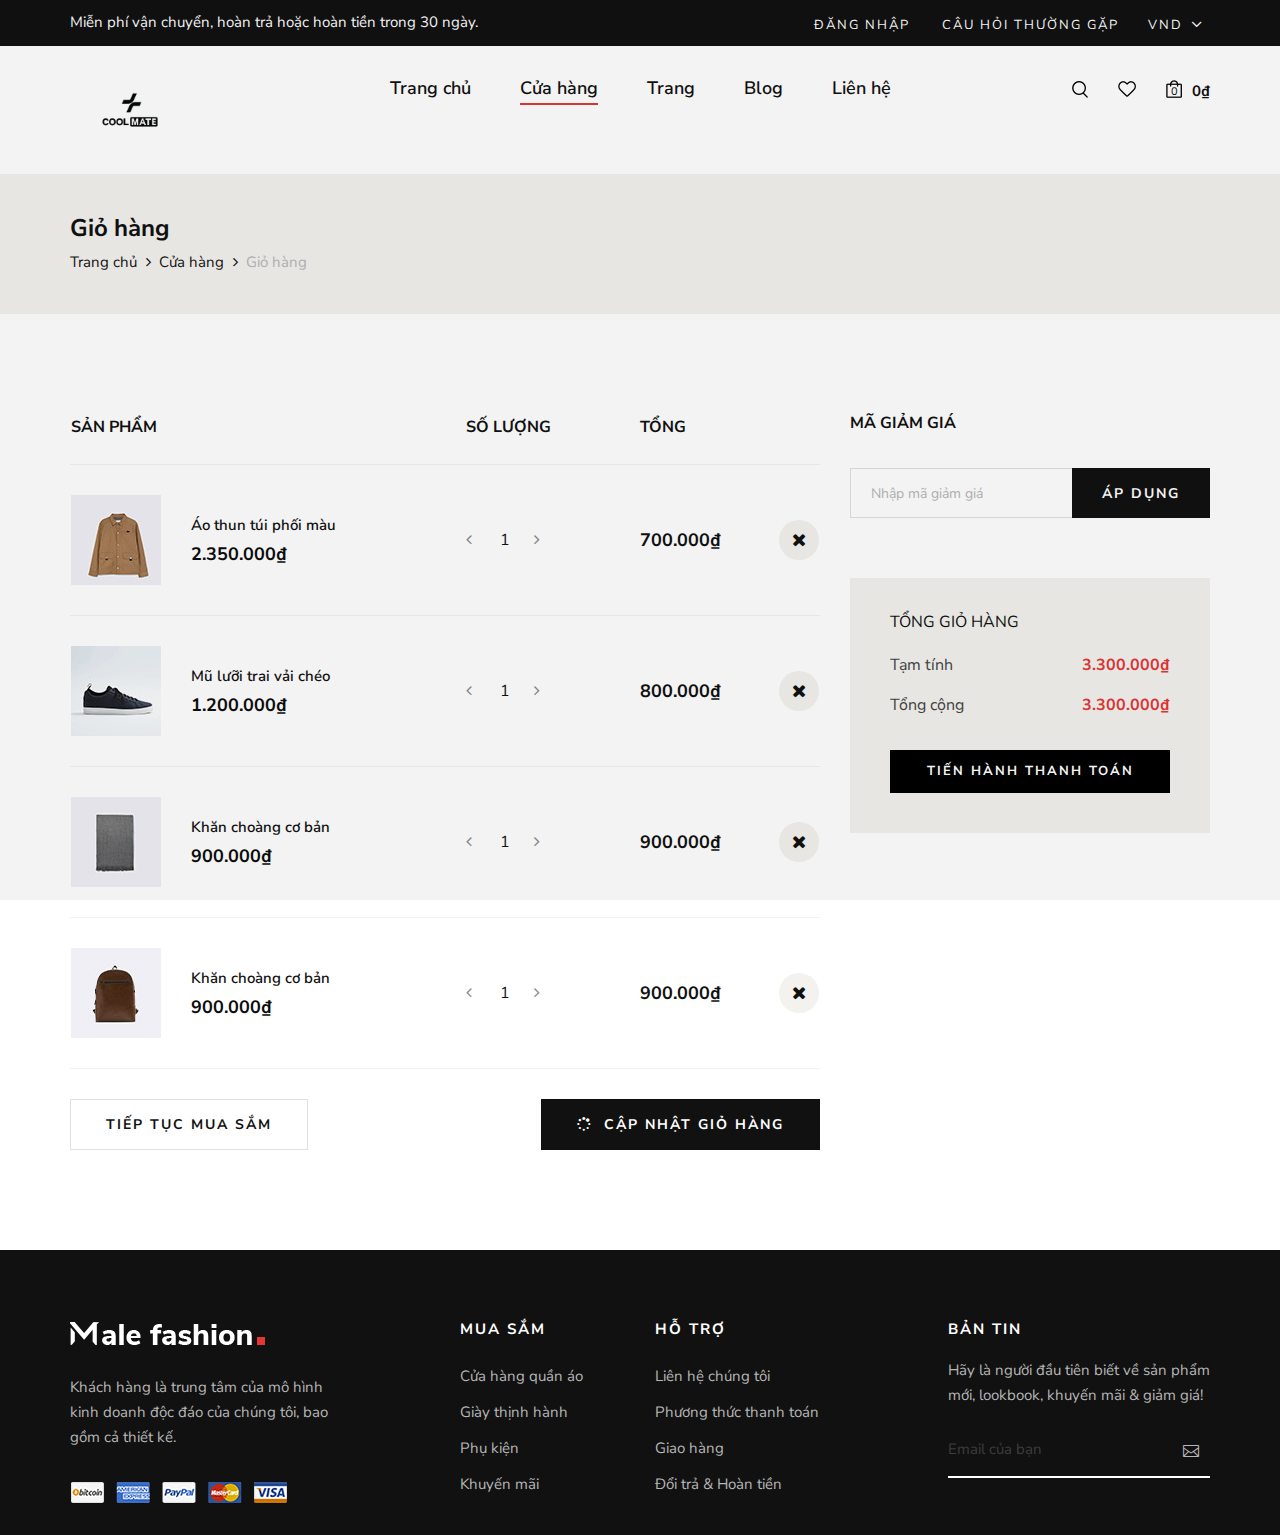
<file: shopping-cart.html>
<!DOCTYPE html>
<html lang="zxx">

<head>
    <meta charset="UTF-8">
    <meta name="description" content="Male_Fashion Template">
    <meta name="keywords" content="Male_Fashion, unica, creative, html">
    <meta name="viewport" content="width=device-width, initial-scale=1.0">
    <meta http-equiv="X-UA-Compatible" content="ie=edge">
    <title>Male-Fashion | Template</title>

    <!-- Google Font -->
    <link href="https://fonts.googleapis.com/css2?family=Nunito+Sans:wght@300;400;600;700;800;900&display=swap"
    rel="stylesheet">

    <!-- Css Styles -->
    <link rel="stylesheet" href="css/bootstrap.min.css" type="text/css">
    <link rel="stylesheet" href="css/font-awesome.min.css" type="text/css">
    <link rel="stylesheet" href="css/elegant-icons.css" type="text/css">
    <link rel="stylesheet" href="css/magnific-popup.css" type="text/css">
    <link rel="stylesheet" href="css/nice-select.css" type="text/css">
    <link rel="stylesheet" href="css/owl.carousel.min.css" type="text/css">
    <link rel="stylesheet" href="css/slicknav.min.css" type="text/css">
    <link rel="stylesheet" href="css/style.css" type="text/css">
</head>

<body>
    <!-- Page Preloder -->
    <div id="preloder">
        <div class="loader"></div>
    </div>

    <!-- Offcanvas Menu Begin -->
    <div class="offcanvas-menu-overlay"></div>
    <div class="offcanvas-menu-wrapper">
        <div class="offcanvas__option">
            <div class="offcanvas__links">
                <a href="#">Đăng nhập</a>
                <a href="#">Câu hỏi thường gặp</a>
            </div>
            <div class="offcanvas__top__hover">
                <span>VND <i class="arrow_carrot-down"></i></span>
                <ul>
                    <li>VND</li>
                    <li>USD</li>
                    <li>EUR</li>
                </ul>
            </div>
        </div>
        <div class="offcanvas__nav__option">
            <a href="#" class="search-switch"><img src="img/icon/search.png" alt=""></a>
            <a href="#"><img src="img/icon/heart.png" alt=""></a>
            <a href="#"><img src="img/icon/cart.png" alt=""> <span>0</span></a>
            <div class="price">0₫</div>
        </div>
        <div id="mobile-menu-wrap"></div>
        <div class="offcanvas__text">
            <p>Miễn phí vận chuyển, hoàn trả hoặc hoàn tiền trong 30 ngày.</p>
        </div>
    </div>
    <!-- Offcanvas Menu End -->

    <!-- Header Section Begin -->
    <header class="header">
        <div class="header__top">
            <div class="container">
                <div class="row">
                    <div class="col-lg-6 col-md-7">
                        <div class="header__top__left">
                            <p>Miễn phí vận chuyển, hoàn trả hoặc hoàn tiền trong 30 ngày.</p>
                        </div>
                    </div>
                    <div class="col-lg-6 col-md-5">
                        <div class="header__top__right">
                            <div class="header__top__links">
                                <a href="#">Đăng nhập</a>
                                <a href="#">Câu hỏi thường gặp</a>
                            </div>
                            <div class="header__top__hover">
                                <span>VND <i class="arrow_carrot-down"></i></span>
                                <ul>
                                    <li>VND</li>
                                    <li>USD</li>
                                    <li>EUR</li>
                                </ul>
                            </div>
                        </div>
                    </div>
                </div>
            </div>
        </div>
        <div class="container">
            <div class="row">
                <div class="col-lg-3 col-md-3">
                    <div class="header__logo">
                        <a href="./index.html"><img src="img/logo.png" alt=""></a>
                    </div>
                </div>
                <div class="col-lg-6 col-md-6">
                    <nav class="header__menu mobile-menu">
                        <ul>
                            <li><a href="./index.html">Trang chủ</a></li>
                            <li class="active"><a href="./shop.html">Cửa hàng</a></li>
                            <li><a href="#">Trang</a>
                                <ul class="dropdown">
                                    <li><a href="./about.html">Về chúng tôi</a></li>
                                    <li><a href="./shop-details.html">Chi tiết cửa hàng</a></li>
                                    <li><a href="./shopping-cart.html">Giỏ hàng</a></li>
                                    <li><a href="./checkout.html">Thanh toán</a></li>
                                    <li><a href="./blog-details.html">Chi tiết Blog</a></li>
                                </ul>
                            </li>
                            <li><a href="./blog.html">Blog</a></li>
                            <li><a href="./contact.html">Liên hệ</a></li>
                        </ul>
                    </nav>
                </div>
                <div class="col-lg-3 col-md-3">
                    <div class="header__nav__option">
                        <a href="#" class="search-switch"><img src="img/icon/search.png" alt=""></a>
                        <a href="#"><img src="img/icon/heart.png" alt=""></a>
                        <a href="#"><img src="img/icon/cart.png" alt=""> <span>0</span></a>
                        <div class="price">0₫</div>
                    </div>
                </div>
            </div>
            <div class="canvas__open"><i class="fa fa-bars"></i></div>
        </div>
    </header>
    <!-- Header Section End -->

    <!-- Breadcrumb Section Begin -->
    <section class="breadcrumb-option">
        <div class="container">
            <div class="row">
                <div class="col-lg-12">
                    <div class="breadcrumb__text">
                        <h4>Giỏ hàng</h4>
                        <div class="breadcrumb__links">
                            <a href="./index.html">Trang chủ</a>
                            <a href="./shop.html">Cửa hàng</a>
                            <span>Giỏ hàng</span>
                        </div>
                    </div>
                </div>
            </div>
        </div>
    </section>
    <!-- Breadcrumb Section End -->

    <!-- Shopping Cart Section Begin -->
    <section class="shopping-cart spad">
        <div class="container">
            <div class="row">
                <div class="col-lg-8">
                    <div class="shopping__cart__table">
                        <table>
                            <thead>
                                <tr>
                                    <th>Sản phẩm</th>
                                    <th>Số lượng</th>
                                    <th>Tổng</th>
                                    <th></th>
                                </tr>
                            </thead>
                            <tbody>
                                <tr>
                                    <td class="product__cart__item">
                                        <div class="product__cart__item__pic">
                                            <img src="img/shopping-cart/cart-1.jpg" alt="">
                                        </div>
                                        <div class="product__cart__item__text">
                                            <h6>Áo thun túi phối màu</h6>
                                            <h5>2.350.000₫</h5>
                                        </div>
                                    </td>
                                    <td class="quantity__item">
                                        <div class="quantity">
                                            <div class="pro-qty-2">
                                                <input type="text" value="1">
                                            </div>
                                        </div>
                                    </td>
                                    <td class="cart__price">700.000₫</td>
                                    <td class="cart__close"><i class="fa fa-close"></i></td>
                                </tr>
                                <tr>
                                    <td class="product__cart__item">
                                        <div class="product__cart__item__pic">
                                            <img src="img/shopping-cart/cart-2.jpg" alt="">
                                        </div>
                                        <div class="product__cart__item__text">
                                            <h6>Mũ lưỡi trai vải chéo</h6>
                                            <h5>1.200.000₫</h5>
                                        </div>
                                    </td>
                                    <td class="quantity__item">
                                        <div class="quantity">
                                            <div class="pro-qty-2">
                                                <input type="text" value="1">
                                            </div>
                                        </div>
                                    </td>
                                    <td class="cart__price">800.000₫</td>
                                    <td class="cart__close"><i class="fa fa-close"></i></td>
                                </tr>
                                <tr>
                                    <td class="product__cart__item">
                                        <div class="product__cart__item__pic">
                                            <img src="img/shopping-cart/cart-3.jpg" alt="">
                                        </div>
                                        <div class="product__cart__item__text">
                                            <h6>Khăn choàng cơ bản</h6>
                                            <h5>900.000₫</h5>
                                        </div>
                                    </td>
                                    <td class="quantity__item">
                                        <div class="quantity">
                                            <div class="pro-qty-2">
                                                <input type="text" value="1">
                                            </div>
                                        </div>
                                    </td>
                                    <td class="cart__price">900.000₫</td>
                                    <td class="cart__close"><i class="fa fa-close"></i></td>
                                </tr>
                                <tr>
                                    <td class="product__cart__item">
                                        <div class="product__cart__item__pic">
                                            <img src="img/shopping-cart/cart-4.jpg" alt="">
                                        </div>
                                        <div class="product__cart__item__text">
                                            <h6>Khăn choàng cơ bản</h6>
                                            <h5>900.000₫</h5>
                                        </div>
                                    </td>
                                    <td class="quantity__item">
                                        <div class="quantity">
                                            <div class="pro-qty-2">
                                                <input type="text" value="1">
                                            </div>
                                        </div>
                                    </td>
                                    <td class="cart__price">900.000₫</td>
                                    <td class="cart__close"><i class="fa fa-close"></i></td>
                                </tr>
                            </tbody>
                        </table>
                    </div>
                    <div class="row">
                        <div class="col-lg-6 col-md-6 col-sm-6">
                            <div class="continue__btn">
                                <a href="#">Tiếp tục mua sắm</a>
                            </div>
                        </div>
                        <div class="col-lg-6 col-md-6 col-sm-6">
                            <div class="continue__btn update__btn">
                                <a href="#"><i class="fa fa-spinner"></i> Cập nhật giỏ hàng</a>
                            </div>
                        </div>
                    </div>
                </div>
                <div class="col-lg-4">
                    <div class="cart__discount">
                        <h6>Mã giảm giá</h6>
                        <form action="#">
                            <input type="text" placeholder="Nhập mã giảm giá">
                            <button type="submit">Áp dụng</button>
                        </form>
                    </div>
                    <div class="cart__total">
                        <h6>Tổng giỏ hàng</h6>
                        <ul>
                            <li>Tạm tính <span>3.300.000₫</span></li>
                            <li>Tổng cộng <span>3.300.000₫</span></li>
                        </ul>
                        <a href="#" class="primary-btn">Tiến hành thanh toán</a>
                    </div>
                </div>
            </div>
        </div>
    </section>
    <!-- Shopping Cart Section End -->

    <!-- Footer Section Begin -->
    <footer class="footer">
        <div class="container">
            <div class="row">
                <div class="col-lg-3 col-md-6 col-sm-6">
                    <div class="footer__about">
                        <div class="footer__logo">
                            <a href="#"><img src="img/footer-logo.png" alt=""></a>
                        </div>
                        <p>Khách hàng là trung tâm của mô hình kinh doanh độc đáo của chúng tôi, bao gồm cả thiết kế.</p>
                        <a href="#"><img src="img/payment.png" alt=""></a>
                    </div>
                </div>
                <div class="col-lg-2 offset-lg-1 col-md-3 col-sm-6">
                    <div class="footer__widget">
                        <h6>Mua sắm</h6>
                        <ul>
                            <li><a href="#">Cửa hàng quần áo</a></li>
                            <li><a href="#">Giày thịnh hành</a></li>
                            <li><a href="#">Phụ kiện</a></li>
                            <li><a href="#">Khuyến mãi</a></li>
                        </ul>
                    </div>
                </div>
                <div class="col-lg-2 col-md-3 col-sm-6">
                    <div class="footer__widget">
                        <h6>Hỗ trợ</h6>
                        <ul>
                            <li><a href="#">Liên hệ chúng tôi</a></li>
                            <li><a href="#">Phương thức thanh toán</a></li>
                            <li><a href="#">Giao hàng</a></li>
                            <li><a href="#">Đổi trả & Hoàn tiền</a></li>
                        </ul>
                    </div>
                </div>
                <div class="col-lg-3 offset-lg-1 col-md-6 col-sm-6">
                    <div class="footer__widget">
                        <h6>Bản tin</h6>
                        <div class="footer__newslatter">
                            <p>Hãy là người đầu tiên biết về sản phẩm mới, lookbook, khuyến mãi & giảm giá!</p>
                            <form action="#">
                                <input type="text" placeholder="Email của bạn">
                                <button type="submit"><span class="icon_mail_alt"></span></button>
                            </form>
                        </div>
                    </div>
                </div>
            </div>
            <div class="row">
                <div class="col-lg-12 text-center">
                    <!-- Removed <div class="footer__copyright__text">...</div> -->
                </div>
            </div>
        </div>
    </footer>
    <!-- Footer Section End -->

    <!-- Search Begin -->
    <div class="search-model">
        <div class="h-100 d-flex align-items-center justify-content-center">
            <div class="search-close-switch">+</div>
            <form class="search-model-form">
                <input type="text" id="search-input" placeholder="Search here.....">
            </form>
        </div>
    </div>
    <!-- Search End -->

    <!-- Js Plugins -->
    <script src="js/jquery-3.3.1.min.js"></script>
    <script src="js/bootstrap.min.js"></script>
    <script src="js/jquery.nice-select.min.js"></script>
    <script src="js/jquery.nicescroll.min.js"></script>
    <script src="js/jquery.magnific-popup.min.js"></script>
    <script src="js/jquery.countdown.min.js"></script>
    <script src="js/jquery.slicknav.js"></script>
    <script src="js/mixitup.min.js"></script>
    <script src="js/owl.carousel.min.js"></script>
    <script src="js/main.js"></script>
</body>

</html>
</file>
<file: css/elegant-icons.css>
@font-face {
	font-family: 'ElegantIcons';
	src:url('../fonts/ElegantIcons.eot');
	src:url('../fonts/ElegantIcons.eot?#iefix') format('embedded-opentype'),
		url('../fonts/ElegantIcons.woff') format('woff'),
		url('../fonts/ElegantIcons.ttf') format('truetype'),
		url('../fonts/ElegantIcons.svg#ElegantIcons') format('svg');
	font-weight: normal;
	font-style: normal;
}

/* Use the following CSS code if you want to use data attributes for inserting your icons */
[data-icon]:before {
	font-family: 'ElegantIcons';
	content: attr(data-icon);
	speak: none;
	font-weight: normal;
	font-variant: normal;
	text-transform: none;
	line-height: 1;
	-webkit-font-smoothing: antialiased;
	-moz-osx-font-smoothing: grayscale;
}

/* Use the following CSS code if you want to have a class per icon */
/*
Instead of a list of all class selectors,
you can use the generic selector below, but it's slower:
[class*="your-class-prefix"] {
*/
.arrow_up, .arrow_down, .arrow_left, .arrow_right, .arrow_left-up, .arrow_right-up, .arrow_right-down, .arrow_left-down, .arrow-up-down, .arrow_up-down_alt, .arrow_left-right_alt, .arrow_left-right, .arrow_expand_alt2, .arrow_expand_alt, .arrow_condense, .arrow_expand, .arrow_move, .arrow_carrot-up, .arrow_carrot-down, .arrow_carrot-left, .arrow_carrot-right, .arrow_carrot-2up, .arrow_carrot-2down, .arrow_carrot-2left, .arrow_carrot-2right, .arrow_carrot-up_alt2, .arrow_carrot-down_alt2, .arrow_carrot-left_alt2, .arrow_carrot-right_alt2, .arrow_carrot-2up_alt2, .arrow_carrot-2down_alt2, .arrow_carrot-2left_alt2, .arrow_carrot-2right_alt2, .arrow_triangle-up, .arrow_triangle-down, .arrow_triangle-left, .arrow_triangle-right, .arrow_triangle-up_alt2, .arrow_triangle-down_alt2, .arrow_triangle-left_alt2, .arrow_triangle-right_alt2, .arrow_back, .icon_minus-06, .icon_plus, .icon_close, .icon_check, .icon_minus_alt2, .icon_plus_alt2, .icon_close_alt2, .icon_check_alt2, .icon_zoom-out_alt, .icon_zoom-in_alt, .icon_search, .icon_box-empty, .icon_box-selected, .icon_minus-box, .icon_plus-box, .icon_box-checked, .icon_circle-empty, .icon_circle-slelected, .icon_stop_alt2, .icon_stop, .icon_pause_alt2, .icon_pause, .icon_menu, .icon_menu-square_alt2, .icon_menu-circle_alt2, .icon_ul, .icon_ol, .icon_adjust-horiz, .icon_adjust-vert, .icon_document_alt, .icon_documents_alt, .icon_pencil, .icon_pencil-edit_alt, .icon_pencil-edit, .icon_folder-alt, .icon_folder-open_alt, .icon_folder-add_alt, .icon_info_alt, .icon_error-oct_alt, .icon_error-circle_alt, .icon_error-triangle_alt, .icon_question_alt2, .icon_question, .icon_comment_alt, .icon_chat_alt, .icon_vol-mute_alt, .icon_volume-low_alt, .icon_volume-high_alt, .icon_quotations, .icon_quotations_alt2, .icon_clock_alt, .icon_lock_alt, .icon_lock-open_alt, .icon_key_alt, .icon_cloud_alt, .icon_cloud-upload_alt, .icon_cloud-download_alt, .icon_image, .icon_images, .icon_lightbulb_alt, .icon_gift_alt, .icon_house_alt, .icon_genius, .icon_mobile, .icon_tablet, .icon_laptop, .icon_desktop, .icon_camera_alt, .icon_mail_alt, .icon_cone_alt, .icon_ribbon_alt, .icon_bag_alt, .icon_creditcard, .icon_cart_alt, .icon_paperclip, .icon_tag_alt, .icon_tags_alt, .icon_trash_alt, .icon_cursor_alt, .icon_mic_alt, .icon_compass_alt, .icon_pin_alt, .icon_pushpin_alt, .icon_map_alt, .icon_drawer_alt, .icon_toolbox_alt, .icon_book_alt, .icon_calendar, .icon_film, .icon_table, .icon_contacts_alt, .icon_headphones, .icon_lifesaver, .icon_piechart, .icon_refresh, .icon_link_alt, .icon_link, .icon_loading, .icon_blocked, .icon_archive_alt, .icon_heart_alt, .icon_star_alt, .icon_star-half_alt, .icon_star, .icon_star-half, .icon_tools, .icon_tool, .icon_cog, .icon_cogs, .arrow_up_alt, .arrow_down_alt, .arrow_left_alt, .arrow_right_alt, .arrow_left-up_alt, .arrow_right-up_alt, .arrow_right-down_alt, .arrow_left-down_alt, .arrow_condense_alt, .arrow_expand_alt3, .arrow_carrot_up_alt, .arrow_carrot-down_alt, .arrow_carrot-left_alt, .arrow_carrot-right_alt, .arrow_carrot-2up_alt, .arrow_carrot-2dwnn_alt, .arrow_carrot-2left_alt, .arrow_carrot-2right_alt, .arrow_triangle-up_alt, .arrow_triangle-down_alt, .arrow_triangle-left_alt, .arrow_triangle-right_alt, .icon_minus_alt, .icon_plus_alt, .icon_close_alt, .icon_check_alt, .icon_zoom-out, .icon_zoom-in, .icon_stop_alt, .icon_menu-square_alt, .icon_menu-circle_alt, .icon_document, .icon_documents, .icon_pencil_alt, .icon_folder, .icon_folder-open, .icon_folder-add, .icon_folder_upload, .icon_folder_download, .icon_info, .icon_error-circle, .icon_error-oct, .icon_error-triangle, .icon_question_alt, .icon_comment, .icon_chat, .icon_vol-mute, .icon_volume-low, .icon_volume-high, .icon_quotations_alt, .icon_clock, .icon_lock, .icon_lock-open, .icon_key, .icon_cloud, .icon_cloud-upload, .icon_cloud-download, .icon_lightbulb, .icon_gift, .icon_house, .icon_camera, .icon_mail, .icon_cone, .icon_ribbon, .icon_bag, .icon_cart, .icon_tag, .icon_tags, .icon_trash, .icon_cursor, .icon_mic, .icon_compass, .icon_pin, .icon_pushpin, .icon_map, .icon_drawer, .icon_toolbox, .icon_book, .icon_contacts, .icon_archive, .icon_heart, .icon_profile, .icon_group, .icon_grid-2x2, .icon_grid-3x3, .icon_music, .icon_pause_alt, .icon_phone, .icon_upload, .icon_download, .social_facebook, .social_twitter, .social_pinterest, .social_googleplus, .social_tumblr, .social_tumbleupon, .social_wordpress, .social_instagram, .social_dribbble, .social_vimeo, .social_linkedin, .social_rss, .social_deviantart, .social_share, .social_myspace, .social_skype, .social_youtube, .social_picassa, .social_googledrive, .social_flickr, .social_blogger, .social_spotify, .social_delicious, .social_facebook_circle, .social_twitter_circle, .social_pinterest_circle, .social_googleplus_circle, .social_tumblr_circle, .social_stumbleupon_circle, .social_wordpress_circle, .social_instagram_circle, .social_dribbble_circle, .social_vimeo_circle, .social_linkedin_circle, .social_rss_circle, .social_deviantart_circle, .social_share_circle, .social_myspace_circle, .social_skype_circle, .social_youtube_circle, .social_picassa_circle, .social_googledrive_alt2, .social_flickr_circle, .social_blogger_circle, .social_spotify_circle, .social_delicious_circle, .social_facebook_square, .social_twitter_square, .social_pinterest_square, .social_googleplus_square, .social_tumblr_square, .social_stumbleupon_square, .social_wordpress_square, .social_instagram_square, .social_dribbble_square, .social_vimeo_square, .social_linkedin_square, .social_rss_square, .social_deviantart_square, .social_share_square, .social_myspace_square, .social_skype_square, .social_youtube_square, .social_picassa_square, .social_googledrive_square, .social_flickr_square, .social_blogger_square, .social_spotify_square, .social_delicious_square, .icon_printer, .icon_calulator, .icon_building, .icon_floppy, .icon_drive, .icon_search-2, .icon_id, .icon_id-2, .icon_puzzle, .icon_like, .icon_dislike, .icon_mug, .icon_currency, .icon_wallet, .icon_pens, .icon_easel, .icon_flowchart, .icon_datareport, .icon_briefcase, .icon_shield, .icon_percent, .icon_globe, .icon_globe-2, .icon_target, .icon_hourglass, .icon_balance, .icon_rook, .icon_printer-alt, .icon_calculator_alt, .icon_building_alt, .icon_floppy_alt, .icon_drive_alt, .icon_search_alt, .icon_id_alt, .icon_id-2_alt, .icon_puzzle_alt, .icon_like_alt, .icon_dislike_alt, .icon_mug_alt, .icon_currency_alt, .icon_wallet_alt, .icon_pens_alt, .icon_easel_alt, .icon_flowchart_alt, .icon_datareport_alt, .icon_briefcase_alt, .icon_shield_alt, .icon_percent_alt, .icon_globe_alt, .icon_clipboard {
	font-family: 'ElegantIcons';
	speak: none;
	font-style: normal;
	font-weight: normal;
	font-variant: normal;
	text-transform: none;
	line-height: 1;
	-webkit-font-smoothing: antialiased;
}
.arrow_up:before {
	content: "\21";
}
.arrow_down:before {
	content: "\22";
}
.arrow_left:before {
	content: "\23";
}
.arrow_right:before {
	content: "\24";
}
.arrow_left-up:before {
	content: "\25";
}
.arrow_right-up:before {
	content: "\26";
}
.arrow_right-down:before {
	content: "\27";
}
.arrow_left-down:before {
	content: "\28";
}
.arrow-up-down:before {
	content: "\29";
}
.arrow_up-down_alt:before {
	content: "\2a";
}
.arrow_left-right_alt:before {
	content: "\2b";
}
.arrow_left-right:before {
	content: "\2c";
}
.arrow_expand_alt2:before {
	content: "\2d";
}
.arrow_expand_alt:before {
	content: "\2e";
}
.arrow_condense:before {
	content: "\2f";
}
.arrow_expand:before {
	content: "\30";
}
.arrow_move:before {
	content: "\31";
}
.arrow_carrot-up:before {
	content: "\32";
}
.arrow_carrot-down:before {
	content: "\33";
}
.arrow_carrot-left:before {
	content: "\34";
}
.arrow_carrot-right:before {
	content: "\35";
}
.arrow_carrot-2up:before {
	content: "\36";
}
.arrow_carrot-2down:before {
	content: "\37";
}
.arrow_carrot-2left:before {
	content: "\38";
}
.arrow_carrot-2right:before {
	content: "\39";
}
.arrow_carrot-up_alt2:before {
	content: "\3a";
}
.arrow_carrot-down_alt2:before {
	content: "\3b";
}
.arrow_carrot-left_alt2:before {
	content: "\3c";
}
.arrow_carrot-right_alt2:before {
	content: "\3d";
}
.arrow_carrot-2up_alt2:before {
	content: "\3e";
}
.arrow_carrot-2down_alt2:before {
	content: "\3f";
}
.arrow_carrot-2left_alt2:before {
	content: "\40";
}
.arrow_carrot-2right_alt2:before {
	content: "\41";
}
.arrow_triangle-up:before {
	content: "\42";
}
.arrow_triangle-down:before {
	content: "\43";
}
.arrow_triangle-left:before {
	content: "\44";
}
.arrow_triangle-right:before {
	content: "\45";
}
.arrow_triangle-up_alt2:before {
	content: "\46";
}
.arrow_triangle-down_alt2:before {
	content: "\47";
}
.arrow_triangle-left_alt2:before {
	content: "\48";
}
.arrow_triangle-right_alt2:before {
	content: "\49";
}
.arrow_back:before {
	content: "\4a";
}
.icon_minus-06:before {
	content: "\4b";
}
.icon_plus:before {
	content: "\4c";
}
.icon_close:before {
	content: "\4d";
}
.icon_check:before {
	content: "\4e";
}
.icon_minus_alt2:before {
	content: "\4f";
}
.icon_plus_alt2:before {
	content: "\50";
}
.icon_close_alt2:before {
	content: "\51";
}
.icon_check_alt2:before {
	content: "\52";
}
.icon_zoom-out_alt:before {
	content: "\53";
}
.icon_zoom-in_alt:before {
	content: "\54";
}
.icon_search:before {
	content: "\55";
}
.icon_box-empty:before {
	content: "\56";
}
.icon_box-selected:before {
	content: "\57";
}
.icon_minus-box:before {
	content: "\58";
}
.icon_plus-box:before {
	content: "\59";
}
.icon_box-checked:before {
	content: "\5a";
}
.icon_circle-empty:before {
	content: "\5b";
}
.icon_circle-slelected:before {
	content: "\5c";
}
.icon_stop_alt2:before {
	content: "\5d";
}
.icon_stop:before {
	content: "\5e";
}
.icon_pause_alt2:before {
	content: "\5f";
}
.icon_pause:before {
	content: "\60";
}
.icon_menu:before {
	content: "\61";
}
.icon_menu-square_alt2:before {
	content: "\62";
}
.icon_menu-circle_alt2:before {
	content: "\63";
}
.icon_ul:before {
	content: "\64";
}
.icon_ol:before {
	content: "\65";
}
.icon_adjust-horiz:before {
	content: "\66";
}
.icon_adjust-vert:before {
	content: "\67";
}
.icon_document_alt:before {
	content: "\68";
}
.icon_documents_alt:before {
	content: "\69";
}
.icon_pencil:before {
	content: "\6a";
}
.icon_pencil-edit_alt:before {
	content: "\6b";
}
.icon_pencil-edit:before {
	content: "\6c";
}
.icon_folder-alt:before {
	content: "\6d";
}
.icon_folder-open_alt:before {
	content: "\6e";
}
.icon_folder-add_alt:before {
	content: "\6f";
}
.icon_info_alt:before {
	content: "\70";
}
.icon_error-oct_alt:before {
	content: "\71";
}
.icon_error-circle_alt:before {
	content: "\72";
}
.icon_error-triangle_alt:before {
	content: "\73";
}
.icon_question_alt2:before {
	content: "\74";
}
.icon_question:before {
	content: "\75";
}
.icon_comment_alt:before {
	content: "\76";
}
.icon_chat_alt:before {
	content: "\77";
}
.icon_vol-mute_alt:before {
	content: "\78";
}
.icon_volume-low_alt:before {
	content: "\79";
}
.icon_volume-high_alt:before {
	content: "\7a";
}
.icon_quotations:before {
	content: "\7b";
}
.icon_quotations_alt2:before {
	content: "\7c";
}
.icon_clock_alt:before {
	content: "\7d";
}
.icon_lock_alt:before {
	content: "\7e";
}
.icon_lock-open_alt:before {
	content: "\e000";
}
.icon_key_alt:before {
	content: "\e001";
}
.icon_cloud_alt:before {
	content: "\e002";
}
.icon_cloud-upload_alt:before {
	content: "\e003";
}
.icon_cloud-download_alt:before {
	content: "\e004";
}
.icon_image:before {
	content: "\e005";
}
.icon_images:before {
	content: "\e006";
}
.icon_lightbulb_alt:before {
	content: "\e007";
}
.icon_gift_alt:before {
	content: "\e008";
}
.icon_house_alt:before {
	content: "\e009";
}
.icon_genius:before {
	content: "\e00a";
}
.icon_mobile:before {
	content: "\e00b";
}
.icon_tablet:before {
	content: "\e00c";
}
.icon_laptop:before {
	content: "\e00d";
}
.icon_desktop:before {
	content: "\e00e";
}
.icon_camera_alt:before {
	content: "\e00f";
}
.icon_mail_alt:before {
	content: "\e010";
}
.icon_cone_alt:before {
	content: "\e011";
}
.icon_ribbon_alt:before {
	content: "\e012";
}
.icon_bag_alt:before {
	content: "\e013";
}
.icon_creditcard:before {
	content: "\e014";
}
.icon_cart_alt:before {
	content: "\e015";
}
.icon_paperclip:before {
	content: "\e016";
}
.icon_tag_alt:before {
	content: "\e017";
}
.icon_tags_alt:before {
	content: "\e018";
}
.icon_trash_alt:before {
	content: "\e019";
}
.icon_cursor_alt:before {
	content: "\e01a";
}
.icon_mic_alt:before {
	content: "\e01b";
}
.icon_compass_alt:before {
	content: "\e01c";
}
.icon_pin_alt:before {
	content: "\e01d";
}
.icon_pushpin_alt:before {
	content: "\e01e";
}
.icon_map_alt:before {
	content: "\e01f";
}
.icon_drawer_alt:before {
	content: "\e020";
}
.icon_toolbox_alt:before {
	content: "\e021";
}
.icon_book_alt:before {
	content: "\e022";
}
.icon_calendar:before {
	content: "\e023";
}
.icon_film:before {
	content: "\e024";
}
.icon_table:before {
	content: "\e025";
}
.icon_contacts_alt:before {
	content: "\e026";
}
.icon_headphones:before {
	content: "\e027";
}
.icon_lifesaver:before {
	content: "\e028";
}
.icon_piechart:before {
	content: "\e029";
}
.icon_refresh:before {
	content: "\e02a";
}
.icon_link_alt:before {
	content: "\e02b";
}
.icon_link:before {
	content: "\e02c";
}
.icon_loading:before {
	content: "\e02d";
}
.icon_blocked:before {
	content: "\e02e";
}
.icon_archive_alt:before {
	content: "\e02f";
}
.icon_heart_alt:before {
	content: "\e030";
}
.icon_star_alt:before {
	content: "\e031";
}
.icon_star-half_alt:before {
	content: "\e032";
}
.icon_star:before {
	content: "\e033";
}
.icon_star-half:before {
	content: "\e034";
}
.icon_tools:before {
	content: "\e035";
}
.icon_tool:before {
	content: "\e036";
}
.icon_cog:before {
	content: "\e037";
}
.icon_cogs:before {
	content: "\e038";
}
.arrow_up_alt:before {
	content: "\e039";
}
.arrow_down_alt:before {
	content: "\e03a";
}
.arrow_left_alt:before {
	content: "\e03b";
}
.arrow_right_alt:before {
	content: "\e03c";
}
.arrow_left-up_alt:before {
	content: "\e03d";
}
.arrow_right-up_alt:before {
	content: "\e03e";
}
.arrow_right-down_alt:before {
	content: "\e03f";
}
.arrow_left-down_alt:before {
	content: "\e040";
}
.arrow_condense_alt:before {
	content: "\e041";
}
.arrow_expand_alt3:before {
	content: "\e042";
}
.arrow_carrot_up_alt:before {
	content: "\e043";
}
.arrow_carrot-down_alt:before {
	content: "\e044";
}
.arrow_carrot-left_alt:before {
	content: "\e045";
}
.arrow_carrot-right_alt:before {
	content: "\e046";
}
.arrow_carrot-2up_alt:before {
	content: "\e047";
}
.arrow_carrot-2dwnn_alt:before {
	content: "\e048";
}
.arrow_carrot-2left_alt:before {
	content: "\e049";
}
.arrow_carrot-2right_alt:before {
	content: "\e04a";
}
.arrow_triangle-up_alt:before {
	content: "\e04b";
}
.arrow_triangle-down_alt:before {
	content: "\e04c";
}
.arrow_triangle-left_alt:before {
	content: "\e04d";
}
.arrow_triangle-right_alt:before {
	content: "\e04e";
}
.icon_minus_alt:before {
	content: "\e04f";
}
.icon_plus_alt:before {
	content: "\e050";
}
.icon_close_alt:before {
	content: "\e051";
}
.icon_check_alt:before {
	content: "\e052";
}
.icon_zoom-out:before {
	content: "\e053";
}
.icon_zoom-in:before {
	content: "\e054";
}
.icon_stop_alt:before {
	content: "\e055";
}
.icon_menu-square_alt:before {
	content: "\e056";
}
.icon_menu-circle_alt:before {
	content: "\e057";
}
.icon_document:before {
	content: "\e058";
}
.icon_documents:before {
	content: "\e059";
}
.icon_pencil_alt:before {
	content: "\e05a";
}
.icon_folder:before {
	content: "\e05b";
}
.icon_folder-open:before {
	content: "\e05c";
}
.icon_folder-add:before {
	content: "\e05d";
}
.icon_folder_upload:before {
	content: "\e05e";
}
.icon_folder_download:before {
	content: "\e05f";
}
.icon_info:before {
	content: "\e060";
}
.icon_error-circle:before {
	content: "\e061";
}
.icon_error-oct:before {
	content: "\e062";
}
.icon_error-triangle:before {
	content: "\e063";
}
.icon_question_alt:before {
	content: "\e064";
}
.icon_comment:before {
	content: "\e065";
}
.icon_chat:before {
	content: "\e066";
}
.icon_vol-mute:before {
	content: "\e067";
}
.icon_volume-low:before {
	content: "\e068";
}
.icon_volume-high:before {
	content: "\e069";
}
.icon_quotations_alt:before {
	content: "\e06a";
}
.icon_clock:before {
	content: "\e06b";
}
.icon_lock:before {
	content: "\e06c";
}
.icon_lock-open:before {
	content: "\e06d";
}
.icon_key:before {
	content: "\e06e";
}
.icon_cloud:before {
	content: "\e06f";
}
.icon_cloud-upload:before {
	content: "\e070";
}
.icon_cloud-download:before {
	content: "\e071";
}
.icon_lightbulb:before {
	content: "\e072";
}
.icon_gift:before {
	content: "\e073";
}
.icon_house:before {
	content: "\e074";
}
.icon_camera:before {
	content: "\e075";
}
.icon_mail:before {
	content: "\e076";
}
.icon_cone:before {
	content: "\e077";
}
.icon_ribbon:before {
	content: "\e078";
}
.icon_bag:before {
	content: "\e079";
}
.icon_cart:before {
	content: "\e07a";
}
.icon_tag:before {
	content: "\e07b";
}
.icon_tags:before {
	content: "\e07c";
}
.icon_trash:before {
	content: "\e07d";
}
.icon_cursor:before {
	content: "\e07e";
}
.icon_mic:before {
	content: "\e07f";
}
.icon_compass:before {
	content: "\e080";
}
.icon_pin:before {
	content: "\e081";
}
.icon_pushpin:before {
	content: "\e082";
}
.icon_map:before {
	content: "\e083";
}
.icon_drawer:before {
	content: "\e084";
}
.icon_toolbox:before {
	content: "\e085";
}
.icon_book:before {
	content: "\e086";
}
.icon_contacts:before {
	content: "\e087";
}
.icon_archive:before {
	content: "\e088";
}
.icon_heart:before {
	content: "\e089";
}
.icon_profile:before {
	content: "\e08a";
}
.icon_group:before {
	content: "\e08b";
}
.icon_grid-2x2:before {
	content: "\e08c";
}
.icon_grid-3x3:before {
	content: "\e08d";
}
.icon_music:before {
	content: "\e08e";
}
.icon_pause_alt:before {
	content: "\e08f";
}
.icon_phone:before {
	content: "\e090";
}
.icon_upload:before {
	content: "\e091";
}
.icon_download:before {
	content: "\e092";
}
.social_facebook:before {
	content: "\e093";
}
.social_twitter:before {
	content: "\e094";
}
.social_pinterest:before {
	content: "\e095";
}
.social_googleplus:before {
	content: "\e096";
}
.social_tumblr:before {
	content: "\e097";
}
.social_tumbleupon:before {
	content: "\e098";
}
.social_wordpress:before {
	content: "\e099";
}
.social_instagram:before {
	content: "\e09a";
}
.social_dribbble:before {
	content: "\e09b";
}
.social_vimeo:before {
	content: "\e09c";
}
.social_linkedin:before {
	content: "\e09d";
}
.social_rss:before {
	content: "\e09e";
}
.social_deviantart:before {
	content: "\e09f";
}
.social_share:before {
	content: "\e0a0";
}
.social_myspace:before {
	content: "\e0a1";
}
.social_skype:before {
	content: "\e0a2";
}
.social_youtube:before {
	content: "\e0a3";
}
.social_picassa:before {
	content: "\e0a4";
}
.social_googledrive:before {
	content: "\e0a5";
}
.social_flickr:before {
	content: "\e0a6";
}
.social_blogger:before {
	content: "\e0a7";
}
.social_spotify:before {
	content: "\e0a8";
}
.social_delicious:before {
	content: "\e0a9";
}
.social_facebook_circle:before {
	content: "\e0aa";
}
.social_twitter_circle:before {
	content: "\e0ab";
}
.social_pinterest_circle:before {
	content: "\e0ac";
}
.social_googleplus_circle:before {
	content: "\e0ad";
}
.social_tumblr_circle:before {
	content: "\e0ae";
}
.social_stumbleupon_circle:before {
	content: "\e0af";
}
.social_wordpress_circle:before {
	content: "\e0b0";
}
.social_instagram_circle:before {
	content: "\e0b1";
}
.social_dribbble_circle:before {
	content: "\e0b2";
}
.social_vimeo_circle:before {
	content: "\e0b3";
}
.social_linkedin_circle:before {
	content: "\e0b4";
}
.social_rss_circle:before {
	content: "\e0b5";
}
.social_deviantart_circle:before {
	content: "\e0b6";
}
.social_share_circle:before {
	content: "\e0b7";
}
.social_myspace_circle:before {
	content: "\e0b8";
}
.social_skype_circle:before {
	content: "\e0b9";
}
.social_youtube_circle:before {
	content: "\e0ba";
}
.social_picassa_circle:before {
	content: "\e0bb";
}
.social_googledrive_alt2:before {
	content: "\e0bc";
}
.social_flickr_circle:before {
	content: "\e0bd";
}
.social_blogger_circle:before {
	content: "\e0be";
}
.social_spotify_circle:before {
	content: "\e0bf";
}
.social_delicious_circle:before {
	content: "\e0c0";
}
.social_facebook_square:before {
	content: "\e0c1";
}
.social_twitter_square:before {
	content: "\e0c2";
}
.social_pinterest_square:before {
	content: "\e0c3";
}
.social_googleplus_square:before {
	content: "\e0c4";
}
.social_tumblr_square:before {
	content: "\e0c5";
}
.social_stumbleupon_square:before {
	content: "\e0c6";
}
.social_wordpress_square:before {
	content: "\e0c7";
}
.social_instagram_square:before {
	content: "\e0c8";
}
.social_dribbble_square:before {
	content: "\e0c9";
}
.social_vimeo_square:before {
	content: "\e0ca";
}
.social_linkedin_square:before {
	content: "\e0cb";
}
.social_rss_square:before {
	content: "\e0cc";
}
.social_deviantart_square:before {
	content: "\e0cd";
}
.social_share_square:before {
	content: "\e0ce";
}
.social_myspace_square:before {
	content: "\e0cf";
}
.social_skype_square:before {
	content: "\e0d0";
}
.social_youtube_square:before {
	content: "\e0d1";
}
.social_picassa_square:before {
	content: "\e0d2";
}
.social_googledrive_square:before {
	content: "\e0d3";
}
.social_flickr_square:before {
	content: "\e0d4";
}
.social_blogger_square:before {
	content: "\e0d5";
}
.social_spotify_square:before {
	content: "\e0d6";
}
.social_delicious_square:before {
	content: "\e0d7";
}
.icon_printer:before {
	content: "\e103";
}
.icon_calulator:before {
	content: "\e0ee";
}
.icon_building:before {
	content: "\e0ef";
}
.icon_floppy:before {
	content: "\e0e8";
}
.icon_drive:before {
	content: "\e0ea";
}
.icon_search-2:before {
	content: "\e101";
}
.icon_id:before {
	content: "\e107";
}
.icon_id-2:before {
	content: "\e108";
}
.icon_puzzle:before {
	content: "\e102";
}
.icon_like:before {
	content: "\e106";
}
.icon_dislike:before {
	content: "\e0eb";
}
.icon_mug:before {
	content: "\e105";
}
.icon_currency:before {
	content: "\e0ed";
}
.icon_wallet:before {
	content: "\e100";
}
.icon_pens:before {
	content: "\e104";
}
.icon_easel:before {
	content: "\e0e9";
}
.icon_flowchart:before {
	content: "\e109";
}
.icon_datareport:before {
	content: "\e0ec";
}
.icon_briefcase:before {
	content: "\e0fe";
}
.icon_shield:before {
	content: "\e0f6";
}
.icon_percent:before {
	content: "\e0fb";
}
.icon_globe:before {
	content: "\e0e2";
}
.icon_globe-2:before {
	content: "\e0e3";
}
.icon_target:before {
	content: "\e0f5";
}
.icon_hourglass:before {
	content: "\e0e1";
}
.icon_balance:before {
	content: "\e0ff";
}
.icon_rook:before {
	content: "\e0f8";
}
.icon_printer-alt:before {
	content: "\e0fa";
}
.icon_calculator_alt:before {
	content: "\e0e7";
}
.icon_building_alt:before {
	content: "\e0fd";
}
.icon_floppy_alt:before {
	content: "\e0e4";
}
.icon_drive_alt:before {
	content: "\e0e5";
}
.icon_search_alt:before {
	content: "\e0f7";
}
.icon_id_alt:before {
	content: "\e0e0";
}
.icon_id-2_alt:before {
	content: "\e0fc";
}
.icon_puzzle_alt:before {
	content: "\e0f9";
}
.icon_like_alt:before {
	content: "\e0dd";
}
.icon_dislike_alt:before {
	content: "\e0f1";
}
.icon_mug_alt:before {
	content: "\e0dc";
}
.icon_currency_alt:before {
	content: "\e0f3";
}
.icon_wallet_alt:before {
	content: "\e0d8";
}
.icon_pens_alt:before {
	content: "\e0db";
}
.icon_easel_alt:before {
	content: "\e0f0";
}
.icon_flowchart_alt:before {
	content: "\e0df";
}
.icon_datareport_alt:before {
	content: "\e0f2";
}
.icon_briefcase_alt:before {
	content: "\e0f4";
}
.icon_shield_alt:before {
	content: "\e0d9";
}
.icon_percent_alt:before {
	content: "\e0da";
}
.icon_globe_alt:before {
	content: "\e0de";
}
.icon_clipboard:before {
	content: "\e0e6";
}


	.glyph {
		float: left;
		text-align: center;
		padding: .75em;
		margin: .4em 1.5em .75em 0;
		width: 6em;
text-shadow: none;
	}
        .glyph_big {
        font-size: 128px;
        color: #59c5dc;
        float: left;
        margin-right: 20px;
        }

        .glyph div { padding-bottom: 10px;}

	.glyph input {
		font-family: consolas, monospace;
		font-size: 12px;
		width: 100%;
		text-align: center;
		border: 0;
		box-shadow: 0 0 0 1px #ccc;
		padding: .2em;
                -moz-border-radius: 5px;
                -webkit-border-radius: 5px;
	}
	.centered {
		margin-left: auto;
		margin-right: auto;
	}
	.glyph .fs1 {
		font-size: 2em;
	}
</file>
<file: css/nice-select.css>
.nice-select {
  -webkit-tap-highlight-color: transparent;
  background-color: #fff;
  border-radius: 5px;
  border: solid 1px #e8e8e8;
  box-sizing: border-box;
  clear: both;
  cursor: pointer;
  display: block;
  float: left;
  font-family: inherit;
  font-size: 14px;
  font-weight: normal;
  height: 42px;
  line-height: 40px;
  outline: none;
  padding-left: 18px;
  padding-right: 30px;
  position: relative;
  text-align: left !important;
  -webkit-transition: all 0.2s ease-in-out;
  transition: all 0.2s ease-in-out;
  -webkit-user-select: none;
     -moz-user-select: none;
      -ms-user-select: none;
          user-select: none;
  white-space: nowrap;
  width: auto; }
  .nice-select:hover {
    border-color: #dbdbdb; }
  .nice-select:active, .nice-select.open, .nice-select:focus {
    border-color: #999; }
  .nice-select:after {
    border-bottom: 2px solid #999;
    border-right: 2px solid #999;
    content: '';
    display: block;
    height: 5px;
    margin-top: -4px;
    pointer-events: none;
    position: absolute;
    right: 12px;
    top: 50%;
    -webkit-transform-origin: 66% 66%;
        -ms-transform-origin: 66% 66%;
            transform-origin: 66% 66%;
    -webkit-transform: rotate(45deg);
        -ms-transform: rotate(45deg);
            transform: rotate(45deg);
    -webkit-transition: all 0.15s ease-in-out;
    transition: all 0.15s ease-in-out;
    width: 5px; }
  .nice-select.open:after {
    -webkit-transform: rotate(-135deg);
        -ms-transform: rotate(-135deg);
            transform: rotate(-135deg); }
  .nice-select.open .list {
    opacity: 1;
    pointer-events: auto;
    -webkit-transform: scale(1) translateY(0);
        -ms-transform: scale(1) translateY(0);
            transform: scale(1) translateY(0); }
  .nice-select.disabled {
    border-color: #ededed;
    color: #999;
    pointer-events: none; }
    .nice-select.disabled:after {
      border-color: #cccccc; }
  .nice-select.wide {
    width: 100%; }
    .nice-select.wide .list {
      left: 0 !important;
      right: 0 !important; }
  .nice-select.right {
    float: right; }
    .nice-select.right .list {
      left: auto;
      right: 0; }
  .nice-select.small {
    font-size: 12px;
    height: 36px;
    line-height: 34px; }
    .nice-select.small:after {
      height: 4px;
      width: 4px; }
    .nice-select.small .option {
      line-height: 34px;
      min-height: 34px; }
  .nice-select .list {
    background-color: #fff;
    border-radius: 5px;
    box-shadow: 0 0 0 1px rgba(68, 68, 68, 0.11);
    box-sizing: border-box;
    margin-top: 4px;
    opacity: 0;
    overflow: hidden;
    padding: 0;
    pointer-events: none;
    position: absolute;
    top: 100%;
    left: 0;
    -webkit-transform-origin: 50% 0;
        -ms-transform-origin: 50% 0;
            transform-origin: 50% 0;
    -webkit-transform: scale(0.75) translateY(-21px);
        -ms-transform: scale(0.75) translateY(-21px);
            transform: scale(0.75) translateY(-21px);
    -webkit-transition: all 0.2s cubic-bezier(0.5, 0, 0, 1.25), opacity 0.15s ease-out;
    transition: all 0.2s cubic-bezier(0.5, 0, 0, 1.25), opacity 0.15s ease-out;
    z-index: 9; }
    .nice-select .list:hover .option:not(:hover) {
      background-color: transparent !important; }
  .nice-select .option {
    cursor: pointer;
    font-weight: 400;
    line-height: 40px;
    list-style: none;
    min-height: 40px;
    outline: none;
    padding-left: 18px;
    padding-right: 29px;
    text-align: left;
    -webkit-transition: all 0.2s;
    transition: all 0.2s; }
    .nice-select .option:hover, .nice-select .option.focus, .nice-select .option.selected.focus {
      background-color: #f6f6f6; }
    .nice-select .option.selected {
      font-weight: bold; }
    .nice-select .option.disabled {
      background-color: transparent;
      color: #999;
      cursor: default; }

.no-csspointerevents .nice-select .list {
  display: none; }

.no-csspointerevents .nice-select.open .list {
  display: block; }
</file>
<file: css/style.css>
/******************************************************************
  Template Name: Male Fashion
  Description: Male Fashion - ecommerce teplate
  Author: Colorib
  Author URI: https://www.colorib.com/
  Version: 1.0
  Created: Colorib 
******************************************************************/

/*------------------------------------------------------------------
[Table of contents]

1.  Template default CSS
	1.1	Variables
	1.2	Mixins
	1.3	Flexbox
	1.4	Reset
2.  Helper Css
3.  Header Section
4.  Hero Section
5.  Banner Section
6.  Product Section
7.  Intagram Section
8.  Latest Section
9.  Contact
10.  Footer Style
-------------------------------------------------------------------*/

/*----------------------------------------*/
/* Template default CSS
/*----------------------------------------*/

html,
body {
	height: 100%;
	font-family: "Nunito Sans", sans-serif;
	-webkit-font-smoothing: antialiased;
}

h1,
h2,
h3,
h4,
h5,
h6 {
	margin: 0;
	color: #111111;
	font-weight: 400;
	font-family: "Nunito Sans", sans-serif;
}

h1 {
	font-size: 70px;
}

h2 {
	font-size: 36px;
}

h3 {
	font-size: 30px;
}

h4 {
	font-size: 24px;
}

h5 {
	font-size: 18px;
}

h6 {
	font-size: 16px;
}

p {
	font-size: 15px;
	font-family: "Nunito Sans", sans-serif;
	color: #3d3d3d;
	font-weight: 400;
	line-height: 25px;
	margin: 0 0 15px 0;
}

img {
	max-width: 100%;
}

input:focus,
select:focus,
button:focus,
textarea:focus {
	outline: none;
}

a:hover,
a:focus {
	text-decoration: none;
	outline: none;
	color: #ffffff;
}

ul,
ol {
	padding: 0;
	margin: 0;
}

/*---------------------
  Helper CSS
-----------------------*/

.section-title {
	margin-bottom: 45px;
	text-align: center;
}

.section-title span {
	color: #e53637;
	font-size: 14px;
	font-weight: 700;
	text-transform: uppercase;
	letter-spacing: 2px;
	margin-bottom: 15px;
	display: block;
}

.section-title h2 {
	color: #111111;
	font-weight: 700;
	line-height: 46px;
}

.set-bg {
	background-repeat: no-repeat;
	background-size: cover;
	background-position: top center;
}

.spad {
	padding-top: 100px;
	padding-bottom: 100px;
}

.text-white h1,
.text-white h2,
.text-white h3,
.text-white h4,
.text-white h5,
.text-white h6,
.text-white p,
.text-white span,
.text-white li,
.text-white a {
	color: #fff;
}

/* buttons */

.primary-btn {
	display: inline-block;
	font-size: 13px;
	font-weight: 700;
	text-transform: uppercase;
	padding: 14px 30px;
	color: #ffffff;
	background: #000000;
	letter-spacing: 4px;
}

.site-btn {
	font-size: 14px;
	color: #ffffff;
	background: #111111;
	font-weight: 700;
	border: none;
	text-transform: uppercase;
	display: inline-block;
	padding: 14px 30px;
}

/* Preloder */

#preloder {
	position: fixed;
	width: 100%;
	height: 100%;
	top: 0;
	left: 0;
	z-index: 999999;
	background: #000;
}

.loader {
	width: 40px;
	height: 40px;
	position: absolute;
	top: 50%;
	left: 50%;
	margin-top: -13px;
	margin-left: -13px;
	border-radius: 60px;
	animation: loader 0.8s linear infinite;
	-webkit-animation: loader 0.8s linear infinite;
}

@keyframes loader {
	0% {
		-webkit-transform: rotate(0deg);
		transform: rotate(0deg);
		border: 4px solid #f44336;
		border-left-color: transparent;
	}
	50% {
		-webkit-transform: rotate(180deg);
		transform: rotate(180deg);
		border: 4px solid #673ab7;
		border-left-color: transparent;
	}
	100% {
		-webkit-transform: rotate(360deg);
		transform: rotate(360deg);
		border: 4px solid #f44336;
		border-left-color: transparent;
	}
}

@-webkit-keyframes loader {
	0% {
		-webkit-transform: rotate(0deg);
		border: 4px solid #f44336;
		border-left-color: transparent;
	}
	50% {
		-webkit-transform: rotate(180deg);
		border: 4px solid #673ab7;
		border-left-color: transparent;
	}
	100% {
		-webkit-transform: rotate(360deg);
		border: 4px solid #f44336;
		border-left-color: transparent;
	}
}

.spacial-controls {
	position: fixed;
	width: 111px;
	height: 91px;
	top: 0;
	right: 0;
	z-index: 999;
}

.spacial-controls .search-switch {
	display: block;
	height: 100%;
	padding-top: 30px;
	background: #323232;
	text-align: center;
	cursor: pointer;
}

.search-model {
	display: none;
	position: fixed;
	width: 100%;
	height: 100%;
	left: 0;
	top: 0;
	background: #000;
	z-index: 99999;
}

.search-model-form {
	padding: 0 15px;
}

.search-model-form input {
	width: 500px;
	font-size: 40px;
	border: none;
	border-bottom: 2px solid #333;
	background: 0 0;
	color: #999;
}

.search-close-switch {
	position: absolute;
	width: 50px;
	height: 50px;
	background: #333;
	color: #fff;
	text-align: center;
	border-radius: 50%;
	font-size: 28px;
	line-height: 28px;
	top: 30px;
	cursor: pointer;
	-webkit-transform: rotate(45deg);
	-ms-transform: rotate(45deg);
	transform: rotate(45deg);
	display: -webkit-box;
	display: -ms-flexbox;
	display: flex;
	-webkit-box-align: center;
	-ms-flex-align: center;
	align-items: center;
	-webkit-box-pack: center;
	-ms-flex-pack: center;
	justify-content: center;
}

/*---------------------
  Header
-----------------------*/

.header {
	background: #ffffff;
}

.header__top {
	background: #111111;
	padding: 10px 0;
}

.header__top__left p {
	color: #ffffff;
	margin-bottom: 0;
}

.header__top__right {
	text-align: right;
}

.header__top__links {
	display: inline-block;
	margin-right: 25px;
}

.header__top__links a {
	color: #ffffff;
	font-size: 13px;
	text-transform: uppercase;
	letter-spacing: 2px;
	margin-right: 28px;
	display: inline-block;
}

.header__top__links a:last-child {
	margin-right: 0;
}

.header__top__hover {
	display: inline-block;
	position: relative;
}

.header__top__hover:hover ul {
	top: 24px;
	opacity: 1;
	visibility: visible;
}

.header__top__hover span {
	color: #ffffff;
	font-size: 13px;
	text-transform: uppercase;
	letter-spacing: 2px;
	display: inline-block;
	cursor: pointer;
}

.header__top__hover span i {
	font-size: 20px;
	position: relative;
	top: 3px;
	right: 2px;
}

.header__top__hover ul {
	background: #ffffff;
	display: inline-block;
	padding: 2px 0;
	position: absolute;
	left: 0;
	top: 44px;
	opacity: 0;
	visibility: hidden;
	z-index: 3;
	-webkit-box-shadow: 0 10px 20px rgba(0, 0, 0, 0.1);
	box-shadow: 0 10px 20px rgba(0, 0, 0, 0.1);
	-webkit-transition: all, 0.3s;
	-o-transition: all, 0.3s;
	transition: all, 0.3s;
}

.header__top__hover ul li {
	list-style: none;
	font-size: 13px;
	color: #111111;
	padding: 2px 15px;
	cursor: pointer;
}

.header__logo {
	padding: 30px 0;
}

.header__logo a {
	display: inline-block;
}

.header__logo img {
	width: 120px;   /* Set your desired width */
	height: auto;   /* Maintain aspect ratio */
	/* or set height as well if needed */
	/* height: 60px; */
}

.header__menu {
	text-align: center;
	padding: 26px 0 25px;
}

.header__menu ul li {
	list-style: none;
	display: inline-block;
	margin-right: 45px;
	position: relative;
}

.header__menu ul li.active a:after {
	-webkit-transform: scale(1);
	-ms-transform: scale(1);
	transform: scale(1);
}

.header__menu ul li:hover a:after {
	-webkit-transform: scale(1);
	-ms-transform: scale(1);
	transform: scale(1);
}

.header__menu ul li:hover .dropdown {
	top: 32px;
	opacity: 1;
	visibility: visible;
}

.header__menu ul li:last-child {
	margin-right: 0;
}

.header__menu ul li .dropdown {
	position: absolute;
	left: 0;
	top: 56px;
	width: 150px;
	background: #111111;
	text-align: left;
	padding: 5px 0;
	z-index: 9;
	opacity: 0;
	visibility: hidden;
	-webkit-transition: all, 0.3s;
	-o-transition: all, 0.3s;
	transition: all, 0.3s;
}

.header__menu ul li .dropdown li {
	display: block;
	margin-right: 0;
}

.header__menu ul li .dropdown li a {
	font-size: 14px;
	color: #ffffff;
	font-weight: 400;
	padding: 5px 20px;
	text-transform: capitalize;
}

.header__menu ul li .dropdown li a:after {
	display: none;
}

.header__menu ul li a {
	font-size: 18px;
	color: #111111;
	display: block;
	font-weight: 600;
	position: relative;
	padding: 3px 0;
}

.header__menu ul li a:after {
	position: absolute;
	left: 0;
	bottom: 0;
	width: 100%;
	height: 2px;
	background: #e53637;
	content: "";
	-webkit-transition: all, 0.5s;
	-o-transition: all, 0.5s;
	transition: all, 0.5s;
	-webkit-transform: scale(0);
	-ms-transform: scale(0);
	transform: scale(0);
}

.header__nav__option {
	text-align: right;
	padding: 30px 0;
}

.header__nav__option a {
	display: inline-block;
	margin-right: 26px;
	position: relative;
}

.header__nav__option a span {
	color: #0d0d0d;
	font-size: 11px;
	position: absolute;
	left: 5px;
	top: 8px;
}

.header__nav__option a:last-child {
	margin-right: 0;
}

.header__nav__option .price {
	font-size: 15px;
	color: #111111;
	font-weight: 700;
	display: inline-block;
	margin-left: -20px;
	position: relative;
	top: 3px;
}

.offcanvas-menu-wrapper {
	display: none;
}

.canvas__open {
	display: none;
}

/*---------------------
  Hero
-----------------------*/

.hero__slider.owl-carousel .owl-item.active .hero__text h6 {
	top: 0;
	opacity: 1;
}

.hero__slider.owl-carousel .owl-item.active .hero__text h2 {
	top: 0;
	opacity: 1;
}

.hero__slider.owl-carousel .owl-item.active .hero__text p {
	top: 0;
	opacity: 1;
}

.hero__slider.owl-carousel .owl-item.active .hero__text .primary-btn {
	top: 0;
	opacity: 1;
}

.hero__slider.owl-carousel .owl-nav button {
	font-size: 36px;
	color: #333333;
	position: absolute;
	left: 75px;
	top: 50%;
	margin-top: -18px;
	line-height: 29px;
}

.hero__slider.owl-carousel .owl-nav button.owl-next {
	left: auto;
	right: 75px;
}

.hero__items {
	height: 800px;
	padding-top: 230px;
}

.hero__text h6 {
	color: #e53637;
	font-size: 14px;
	font-weight: 700;
	text-transform: uppercase;
	letter-spacing: 2px;
	margin-bottom: 28px;
	position: relative;
	top: 100px;
	opacity: 0;
	-webkit-transition: all, 0.3s;
	-o-transition: all, 0.3s;
	transition: all, 0.3s;
}

.hero__text h2 {
	color: #111111;
	font-size: 48px;
	font-weight: 700;
	line-height: 58px;
	margin-bottom: 30px;
	position: relative;
	top: 100px;
	opacity: 0;
	-webkit-transition: all, 0.6s;
	-o-transition: all, 0.6s;
	transition: all, 0.6s;
}

.hero__text p {
	font-size: 16px;
	line-height: 28px;
	margin-bottom: 35px;
	position: relative;
	top: 100px;
	opacity: 0;
	-webkit-transition: all, 0.9s;
	-o-transition: all, 0.9s;
	transition: all, 0.9s;
}

.hero__text .primary-btn {
	position: relative;
	top: 100px;
	opacity: 0;
	-webkit-transition: all, 1.1s;
	-o-transition: all, 1.1s;
	transition: all, 1.1s;
}

.hero__text .primary-btn span {
	font-size: 20px;
	position: relative;
	top: 4px;
	font-weight: 700;
}

.hero__social {
	margin-top: 190px;
}

.hero__social a {
	font-size: 16px;
	color: #3d3d3d;
	display: inline-block;
	margin-right: 32px;
}

.hero__social a:last-child {
	margin-right: 0;
}

/*---------------------
  Banner
-----------------------*/

.blog {
	padding-bottom: 55px;
}

.banner__item {
	position: relative;
	overflow: hidden;
}

.banner__item:hover .banner__item__text a:after {
	width: 40px;
	background: #e53637;
}

.banner__item.banner__item--middle {
	margin-top: -75px;
}

.banner__item.banner__item--middle .banner__item__pic {
	float: none;
}

.banner__item.banner__item--middle .banner__item__text {
	position: relative;
	top: 0;
	left: 0;
	max-width: 100%;
	padding-top: 22px;
}

.banner__item.banner__item--last {
	margin-top: 100px;
}

.banner__item__pic {
	float: right;
}

.banner__item__text {
	max-width: 300px;
	position: absolute;
	left: 0;
	top: 140px;
}

.banner__item__text h2 {
	color: #111111;
	font-weight: 700;
	line-height: 46px;
	margin-bottom: 10px;
}

.banner__item__text a {
	display: inline-block;
	color: #111111;
	font-size: 13px;
	font-weight: 700;
	letter-spacing: 4px;
	text-transform: uppercase;
	padding: 3px 0;
	position: relative;
}

.banner__item__text a:after {
	position: absolute;
	left: 0;
	bottom: 0;
	width: 100%;
	height: 2px;
	background: #111111;
	content: "";
	-webkit-transition: all, 0.3s;
	-o-transition: all, 0.3s;
	transition: all, 0.3s;
}

/*---------------------
  Categories
-----------------------*/

.categories {
	background: #f3f2ee;
	overflow: hidden;
	padding-top: 150px;
	padding-bottom: 125px;
}

.categories__text {
	padding-top: 40px;
	position: relative;
	z-index: 1;
}

.categories__text:before {
	position: absolute;
	left: -485px;
	top: 0;
	height: 300px;
	width: 600px;
	background: #ffffff;
	z-index: -1;
	content: "";
}

.categories__text h2 {
	color: #b7b7b7;
	line-height: 72px;
	font-size: 34px;
}

.categories__text h2 span {
	font-weight: 700;
	color: #111111;
}

.categories__hot__deal {
	position: relative;
	z-index: 5;
}

.categories__hot__deal img {
	min-width: 100%;
}

.hot__deal__sticker {
	height: 100px;
	width: 100px;
	background: #111111;
	border-radius: 50%;
	padding-top: 22px;
	text-align: center;
	position: absolute;
	right: 0;
	top: -36px;
}

.hot__deal__sticker span {
	display: block;
	font-size: 15px;
	color: #ffffff;
	margin-bottom: 4px;
}

.hot__deal__sticker h5 {
	color: #ffffff;
	font-size: 20px;
	font-weight: 700;
}

.categories__deal__countdown span {
	color: #e53637;
	font-size: 14px;
	font-weight: 700;
	text-transform: uppercase;
	letter-spacing: 2px;
	margin-bottom: 15px;
	display: block;
}

.categories__deal__countdown h2 {
	color: #111111;
	font-weight: 700;
	line-height: 46px;
	margin-bottom: 25px;
}

.categories__deal__countdown .categories__deal__countdown__timer {
	margin-bottom: 20px;
	overflow: hidden;
	margin-left: -30px;
}

.categories__deal__countdown .categories__deal__countdown__timer .cd-item {
	width: 25%;
	float: left;
	margin-bottom: 25px;
	text-align: center;
	position: relative;
}

.categories__deal__countdown .categories__deal__countdown__timer .cd-item:after {
	position: absolute;
	right: 0;
	top: 7px;
	content: ":";
	font-size: 24px;
	font-weight: 700;
	color: #3d3d3d;
}

.categories__deal__countdown .categories__deal__countdown__timer .cd-item:last-child:after {
	display: none;
}

.categories__deal__countdown .categories__deal__countdown__timer .cd-item span {
	color: #111111;
	font-weight: 700;
	display: block;
	font-size: 36px;
}

.categories__deal__countdown .categories__deal__countdown__timer .cd-item p {
	margin-bottom: 0;
}

/*---------------------
  Instagram
-----------------------*/

.instagram {
	padding-bottom: 0;
}

.instagram__pic__item {
	width: 33.33%;
	float: left;
	height: 261px;
	background-position: center center;
}

.instagram__text {
	padding-top: 130px;
}

.instagram__text h2 {
	color: #111111;
	font-weight: 700;
	margin-bottom: 30px;
}

.instagram__text p {
	margin-bottom: 65px;
}

.instagram__text h3 {
	color: #e53637;
	font-weight: 700;
}

/*---------------------
  Product
-----------------------*/

.product {
	padding-top: 0;
	padding-bottom: 60px;
}

.filter__controls {
	text-align: center;
	margin-bottom: 45px;
}

.filter__controls li {
	color: #b7b7b7;
	font-size: 24px;
	font-weight: 700;
	list-style: none;
	display: inline-block;
	margin-right: 88px;
	cursor: pointer;
}

.filter__controls li:last-child {
	margin-right: 0;
}

.filter__controls li.active {
	color: #111111;
}

.product__item {
	overflow: hidden;
	margin-bottom: 40px;
}

.product__item.sale .product__item__pic .label {
	color: #ffffff;
	background: #111111;
}

.product__item.sale .product__item__text .rating i {
	color: #f7941d;
}

.product__item.sale .product__item__text .rating i:nth-last-child(1) {
	color: #b7b7b7;
}

.product__item:hover .product__item__pic .product__hover {
	right: 20px;
	opacity: 1;
}

.product__item:hover .product__item__text a {
	top: 22px;
	opacity: 1;
	visibility: visible;
}

.product__item:hover .product__item__text h6 {
	opacity: 0;
}

.product__item:hover .product__item__text .product__color__select {
	opacity: 1;
}

.product__item__pic {
	height: 260px;
	position: relative;
	background-position: center center;
}

.product__item__pic .label {
	color: #111111;
	font-size: 11px;
	font-weight: 700;
	letter-spacing: 2px;
	text-transform: uppercase;
	display: inline-block;
	padding: 4px 15px 2px;
	background: #ffffff;
	position: absolute;
	left: 0;
	top: 20px;
}

.product__item__pic .product__hover {
	position: absolute;
	right: -200px;
	top: 20px;
	-webkit-transition: all, 0.8s;
	-o-transition: all, 0.8s;
	transition: all, 0.8s;
}

.product__item__pic .product__hover li {
	list-style: none;
	margin-bottom: 10px;
	position: relative;
}

.product__item__pic .product__hover li:hover span {
	opacity: 1;
	visibility: visible;
}

.product__item__pic .product__hover li span {
	color: #ffffff;
	background: #111111;
	display: inline-block;
	padding: 4px 10px;
	font-size: 12px;
	position: absolute;
	left: -78px;
	top: 5px;
	z-index: 1;
	opacity: 0;
	visibility: hidden;
	-webkit-transition: all, 0.3s;
	-o-transition: all, 0.3s;
	transition: all, 0.3s;
}

.product__item__pic .product__hover li span:after {
	position: absolute;
	right: -2px;
	top: 5px;
	height: 15px;
	width: 15px;
	background: #111111;
	content: "";
	-webkit-transform: rotate(45deg);
	-ms-transform: rotate(45deg);
	transform: rotate(45deg);
	z-index: -1;
}

.product__item__pic .product__hover li img {
	background: #ffffff;
	padding: 10px;
	display: inline-block;
}

.product__item__text {
	padding-top: 25px;
	position: relative;
}

.product__item__text a {
	font-size: 15px;
	color: #e53637;
	font-weight: 700;
	position: absolute;
	left: 0;
	top: 0;
	opacity: 0;
	visibility: hidden;
	-webkit-transition: all, 0.3s;
	-o-transition: all, 0.3s;
	transition: all, 0.3s;
}

.product__item__text h6 {
	color: #111111;
	font-size: 15px;
	font-weight: 600;
	margin-bottom: 5px;
	-webkit-transition: all, 0.3s;
	-o-transition: all, 0.3s;
	transition: all, 0.3s;
}

.product__item__text .rating {
	margin-bottom: 6px;
}

.product__item__text .rating i {
	font-size: 14px;
	color: #b7b7b7;
	margin-right: -5px;
}

.product__item__text h5 {
	color: #0d0d0d;
	font-weight: 700;
}

.product__item__text .product__color__select {
	position: absolute;
	right: 0;
	bottom: 0;
	opacity: 0;
	-webkit-transition: all, 0.5s;
	-o-transition: all, 0.5s;
	transition: all, 0.5s;
}

.product__item__text .product__color__select label {
	display: inline-block;
	height: 12px;
	width: 12px;
	background: #5e64d1;
	border-radius: 50%;
	margin-bottom: 0;
	margin-right: 5px;
	position: relative;
	cursor: pointer;
}

.product__item__text .product__color__select label.black {
	background: #404a47;
}

.product__item__text .product__color__select label.grey {
	background: #d5a667;
}

.product__item__text .product__color__select label.active:after {
	opacity: 1;
}

.product__item__text .product__color__select label:after {
	position: absolute;
	left: -3px;
	top: -3px;
	height: 18px;
	width: 18px;
	border: 1px solid #b9b9b9;
	content: "";
	border-radius: 50%;
	opacity: 0;
}

.product__item__text .product__color__select label input {
	position: absolute;
	visibility: hidden;
}

/*---------------------
  Shop
-----------------------*/

.shop__sidebar {
	padding-right: 20px;
}

.shop__sidebar__search {
	margin-bottom: 45px;
}

.shop__sidebar__search form {
	position: relative;
}

.shop__sidebar__search form input {
	width: 100%;
	font-size: 15px;
	color: #b7b7b7;
	padding-left: 20px;
	border: 1px solid #e5e5e5;
	height: 42px;
}

.shop__sidebar__search form input::-webkit-input-placeholder {
	color: #b7b7b7;
}

.shop__sidebar__search form input::-moz-placeholder {
	color: #b7b7b7;
}

.shop__sidebar__search form input:-ms-input-placeholder {
	color: #b7b7b7;
}

.shop__sidebar__search form input::-ms-input-placeholder {
	color: #b7b7b7;
}

.shop__sidebar__search form input::placeholder {
	color: #b7b7b7;
}

.shop__sidebar__search form button {
	color: #b7b7b7;
	font-size: 15px;
	border: none;
	background: transparent;
	position: absolute;
	right: 0;
	padding: 0 15px;
	top: 0;
	height: 100%;
}

.shop__sidebar__accordion .card {
	border: none;
	border-radius: 0;
	margin-bottom: 25px;
}

.shop__sidebar__accordion .card:last-child {
	margin-bottom: 0;
}

.shop__sidebar__accordion .card:last-child .card-body {
	padding-bottom: 0;
	border-bottom: none;
}

.shop__sidebar__accordion .card-body {
	padding: 0;
	padding-top: 10px;
	padding-bottom: 20px;
	border-bottom: 1px solid #e5e5e5;
}

.shop__sidebar__accordion .card-heading {
	cursor: pointer;
}

.shop__sidebar__accordion .card-heading a {
	color: #111111;
	font-size: 16px;
	font-weight: 700;
	text-transform: uppercase;
	display: block;
}

.shop__sidebar__categories ul,
.shop__sidebar__price ul,
.shop__sidebar__brand ul {
	height: 225px;
}

.shop__sidebar__categories ul li,
.shop__sidebar__price ul li,
.shop__sidebar__brand ul li {
	list-style: none;
}

.shop__sidebar__categories ul li a,
.shop__sidebar__price ul li a,
.shop__sidebar__brand ul li a {
	color: #b7b7b7;
	font-size: 15px;
	line-height: 32px;
	-webkit-transition: all, 0.3s;
	-o-transition: all, 0.3s;
	transition: all, 0.3s;
}

.shop__sidebar__categories ul li a:hover,
.shop__sidebar__price ul li a:hover,
.shop__sidebar__brand ul li a:hover {
	color: #111111;
}

.shop__sidebar__brand ul {
	height: auto;
}

.shop__sidebar__price ul {
	height: auto;
}

.shop__sidebar__size {
	padding-top: 15px;
}

.shop__sidebar__size label {
	color: #111111;
	font-size: 15px;
	font-weight: 700;
	text-transform: uppercase;
	display: inline-block;
	border: 1px solid #e5e5e5;
	padding: 6px 25px;
	margin-bottom: 10px;
	margin-right: 5px;
	cursor: pointer;
}

.shop__sidebar__size label.active {
	background: #111111;
	color: #ffffff;
	border-color: #111111;
}

.shop__sidebar__size label input {
	position: absolute;
	visibility: hidden;
}

.shop__sidebar__color {
	padding-top: 15px;
}

.shop__sidebar__color label {
	height: 30px;
	width: 30px;
	border-radius: 50%;
	position: relative;
	margin-right: 10px;
	display: inline-block;
	margin-bottom: 10px;
	cursor: pointer;
}

.shop__sidebar__color label.c-1 {
	background: #0b090c;
}

.shop__sidebar__color label.c-2 {
	background: #20315f;
}

.shop__sidebar__color label.c-3 {
	background: #f1af4d;
}

.shop__sidebar__color label.c-4 {
	background: #636068;
}

.shop__sidebar__color label.c-5 {
	background: #57594d;
}

.shop__sidebar__color label.c-6 {
	background: #e8bac4;
}

.shop__sidebar__color label.c-7 {
	background: #d6c1d7;
}

.shop__sidebar__color label.c-8 {
	background: #ed1c24;
}

.shop__sidebar__color label.c-9 {
	background: #ffffff;
}

.shop__sidebar__color label:after {
	position: absolute;
	left: -3px;
	top: -3px;
	height: 36px;
	width: 36px;
	border: 1px solid #e5e5e5;
	content: "";
	border-radius: 50%;
}

.shop__sidebar__color label input {
	position: absolute;
	visibility: hidden;
}

.shop__sidebar__tags {
	padding-top: 15px;
}

.shop__sidebar__tags a {
	color: #404040;
	font-size: 13px;
	font-weight: 700;
	background: #f1f5f8;
	padding: 5px 18px;
	display: inline-block;
	text-transform: uppercase;
	margin-right: 6px;
	margin-bottom: 10px;
	-webkit-transition: all, 0.3s;
	-o-transition: all, 0.3s;
	transition: all, 0.3s;
}

.shop__sidebar__tags a:hover {
	background: #111111;
	color: #ffffff;
}

.shop__sidebar__accordion .card-heading a:after,
.shop__sidebar__accordion .card-heading>a.active[aria-expanded=false]:after {
	content: "";
	font-family: "FontAwesome";
	font-size: 24px;
	font-weight: 700;
	color: #111111;
	position: absolute;
	right: 0;
	top: 2px;
	line-height: 20px;
}

.shop__sidebar__accordion .card-heading.active a:after {
	content: "";
	font-family: "FontAwesome";
	font-size: 24px;
	font-weight: 700;
	color: #111111;
	position: absolute;
	right: 0;
	top: 2px;
	line-height: 20px;
}

.shop__product__option {
	margin-bottom: 45px;
}

.shop__product__option p {
	color: #111111;
	margin-bottom: 0;
}

.shop__product__option__right {
	text-align: right;
}

.shop__product__option__right p {
	display: inline-block;
	margin-bottom: 0;
}

.shop__product__option__right .nice-select {
	float: none;
	display: inline-block;
	padding: 0;
	line-height: 26px;
	height: auto;
	border: none;
	padding-right: 28px;
}

.shop__product__option__right .nice-select:after {
	border-bottom: 1.5px solid #111111;
	border-right: 1.5px solid #111111;
	height: 8px;
	right: 12px;
	width: 8px;
}

.shop__product__option__right .nice-select span {
	color: #111111;
	font-size: 15px;
	font-weight: 700;
}

.shop__product__option__right .nice-select .list {
	border-radius: 0;
}

.product__pagination {
	padding-top: 25px;
	text-align: center;
}

.product__pagination a {
	display: inline-block;
	font-size: 16px;
	font-weight: 700;
	color: #111111;
	height: 30px;
	width: 30px;
	border: 1px solid transparent;
	border-radius: 50%;
	line-height: 30px;
	text-align: center;
}

.product__pagination a.active {
	border-color: #111111;
}

.product__pagination a:hover {
	border-color: #111111;
}

.product__pagination span {
	display: inline-block;
	font-size: 16px;
	font-weight: 700;
	color: #111111;
	padding-left: 10px;
	padding-right: 15px;
}

/*---------------------
  Shop
-----------------------*/

.product__details__pic {
	text-align: center;
	background: #f3f2ee;
	padding: 40px 0 60px;
	margin-bottom: 100px;
}

.product__details__pic .nav-tabs {
	border-bottom: none;
	width: 105px;
}

.product__details__pic .nav-tabs .nav-item {
	margin-bottom: 10px;
}

.product__details__pic .nav-tabs .nav-item:last-child {
	margin-bottom: 0;
}

.product__details__pic .nav-tabs .nav-item .nav-link {
	padding: 0;
	display: block;
}

.product__details__pic .nav-tabs .nav-item .nav-link .product__thumb__pic {
	height: 120px;
	width: 95px;
	display: -webkit-box;
	display: -ms-flexbox;
	display: flex;
	-webkit-box-align: center;
	-ms-flex-align: center;
	align-items: center;
	-webkit-box-pack: center;
	-ms-flex-pack: center;
	justify-content: center;
}

.product__details__pic .nav-tabs .nav-item .nav-link .product__thumb__pic i {
	height: 56px;
	width: 56px;
	border: 4px solid #ffffff;
	border-radius: 50%;
	font-size: 20px;
	color: #ffffff;
	line-height: 48px;
	display: inline-block;
	text-align: center;
}

.product__details__pic .nav-tabs .nav-item.show .nav-link,
.product__details__pic .nav-tabs .nav-link.active {
	background-color: transparent;
	border-color: transparent;
}

.product__details__breadcrumb {
	margin-bottom: 30px;
}

.product__details__breadcrumb a {
	font-size: 15px;
	color: #111111;
	margin-right: 18px;
	display: inline-block;
	position: relative;
}

.product__details__breadcrumb a:after {
	position: absolute;
	right: -14px;
	top: 0;
	content: "";
	font-family: "FontAwesome";
}

.product__details__breadcrumb span {
	font-size: 15px;
	color: #b7b7b7;
	display: inline-block;
}

.product__details__pic__item {
	position: relative;
}

.product__details__pic__item a {
	height: 56px;
	width: 56px;
	border: 4px solid #ffffff;
	border-radius: 50%;
	font-size: 20px;
	color: #ffffff;
	line-height: 48px;
	text-align: center;
	display: inline-block;
	position: absolute;
	left: 50%;
	top: 50%;
	margin-top: -28px;
	margin-left: -28px;
}

.product__details__text {
	text-align: center;
}

.product__details__text h4 {
	color: #111111;
	font-weight: 700;
	margin-bottom: 10px;
}

.product__details__text .rating {
	margin-bottom: 20px;
}

.product__details__text .rating i {
	font-size: 15px;
	color: #f7941d;
	display: inline-block;
	margin-right: -5px;
}

.product__details__text .rating span {
	display: inline-block;
	color: #3d3d3d;
	margin-left: 5px;
}

.product__details__text h3 {
	color: #0d0d0d;
	font-weight: 700;
	margin-bottom: 16px;
}

.product__details__text h3 span {
	color: #b7b7b7;
	font-size: 20px;
	font-weight: 400;
	margin-left: 10px;
	text-decoration: line-through;
}

.product__details__text p {
	margin-bottom: 35px;
}

.product__details__option {
	margin-bottom: 30px;
}

.product__details__option__size {
	display: inline-block;
	margin-right: 50px;
}

.product__details__option__size span {
	color: #111111;
	display: inline-block;
	margin-right: 10px;
}

.product__details__option__size label {
	color: #111111;
	font-size: 15px;
	font-weight: 700;
	text-transform: uppercase;
	display: inline-block;
	border: 1px solid #e5e5e5;
	padding: 6px 15px;
	margin-bottom: 0;
	margin-right: 5px;
	cursor: pointer;
}

.product__details__option__size label.active {
	background: #111111;
	color: #ffffff;
	border-color: #111111;
}

.product__details__option__size label input {
	position: absolute;
	visibility: hidden;
}

.product__details__option__color {
	display: inline-block;
	position: relative;
	top: 10px;
}

.product__details__option__color span {
	color: #111111;
	display: inline-block;
	margin-right: 10px;
	position: relative;
	top: -9px;
}

.product__details__option__color label {
	height: 30px;
	width: 30px;
	border-radius: 50%;
	position: relative;
	margin-right: 10px;
	margin-bottom: 0;
	display: inline-block;
	cursor: pointer;
}

.product__details__option__color label.c-1 {
	background: #0b090c;
}

.product__details__option__color label.c-2 {
	background: #20315f;
}

.product__details__option__color label.c-3 {
	background: #f1af4d;
}

.product__details__option__color label.c-4 {
	background: #ed1c24;
}

.product__details__option__color label.c-9 {
	background: #ffffff;
}

.product__details__option__color label:after {
	position: absolute;
	left: -3px;
	top: -3px;
	height: 36px;
	width: 36px;
	border: 1px solid #e5e5e5;
	content: "";
	border-radius: 50%;
}

.product__details__option__color label input {
	position: absolute;
	visibility: hidden;
}

.product__details__cart__option {
	margin-bottom: 25px;
}

.product__details__cart__option .quantity {
	display: inline-block;
	margin-right: 20px;
}

.product__details__cart__option .quantity .pro-qty {
	width: 100px;
	height: 40px;
	border: 1px solid #e5e5e5;
	position: relative;
}

.product__details__cart__option .quantity .pro-qty input {
	color: #0d0d0d;
	font-size: 15px;
	font-weight: 700;
	width: 70px;
	height: 100%;
	text-align: center;
	border: none;
}

.product__details__cart__option .quantity .pro-qty .qtybtn {
	font-size: 18px;
	color: #0d0d0d;
	position: absolute;
	right: 15px;
	top: 3px;
	height: 10px;
	width: 10px;
	cursor: pointer;
	font-weight: 600;
}

.product__details__cart__option .quantity .pro-qty .qtybtn.inc {
	top: 16px;
}

.product__details__btns__option {
	margin-bottom: 40px;
}

.product__details__btns__option a {
	display: inline-block;
	font-size: 13px;
	color: #3d3d3d;
	letter-spacing: 2px;
	text-transform: uppercase;
	font-weight: 700;
	margin-right: 20px;
}

.product__details__btns__option a:last-child {
	margin-right: 0;
}

.product__details__last__option h5 {
	color: #111111;
	font-weight: 700;
	font-size: 20px;
	position: relative;
	margin-bottom: 26px;
}

.product__details__last__option h5 span {
	background: #ffffff;
	padding: 0 30px;
}

.product__details__last__option h5:before {
	position: absolute;
	left: 0;
	right: 0;
	top: 10px;
	height: 1px;
	width: 460px;
	background: #e5e5e5;
	content: "";
	z-index: -1;
	margin: 0 auto;
}

.product__details__last__option ul {
	padding-top: 40px;
}

.product__details__last__option ul li {
	list-style: none;
	font-size: 15px;
	color: #111111;
	font-weight: 700;
	line-height: 30px;
}

.product__details__last__option ul li span {
	font-weight: 400;
	color: #b7b7b7;
}

.product__details__tab {
	padding-top: 60px;
}

.product__details__tab .nav-tabs {
	border-bottom: 1px solid #e5e5e5;
	-webkit-box-pack: center;
	-ms-flex-pack: center;
	justify-content: center;
}

.product__details__tab .nav-tabs .nav-item {
	margin-right: 50px;
}

.product__details__tab .nav-tabs .nav-item:last-child {
	margin-right: 0;
}

.product__details__tab .nav-tabs .nav-item .nav-link {
	font-size: 20px;
	color: #b7b7b7;
	padding: 0;
	border: none;
	font-weight: 700;
	padding-bottom: 10px;
	border-bottom: 2px solid transparent;
}

.product__details__tab .nav-tabs .nav-item .nav-link.active {
	border-bottom: 2px solid #e53637;
}

.product__details__tab__content {
	padding-top: 35px;
}

.note {
	color: #111111;
	font-size: 18px;
	font-weight: 700;
	line-height: 28px;
	margin-bottom: 25px;
}

.product__details__tab__content__item {
	margin-bottom: 30px;
}

.product__details__tab__content__item:last-child {
	margin-bottom: 0;
}

.product__details__tab__content__item h5 {
	color: #111111;
	font-size: 20px;
	font-weight: 700;
	margin-bottom: 12px;
}

.product__details__tab__content__item p {
	margin-bottom: 0;
}

/*---------------------
  Related
-----------------------*/

.related {
	padding-bottom: 55px;
}

.related-title {
	color: #111111;
	font-weight: 700;
	margin-bottom: 45px;
	text-align: center;
}

/*---------------------
  Footer
-----------------------*/

.footer {
	background: #111111;
	padding-top: 70px;
}

.footer__about {
	margin-bottom: 30px;
}

.footer__about .footer__logo {
	margin-bottom: 30px;
}

.footer__about .footer__logo a {
	display: inline-block;
}

.footer__about p {
	color: #b7b7b7;
	margin-bottom: 30px;
}

.footer__widget {
	margin-bottom: 30px;
}

.footer__widget h6 {
	color: #ffffff;
	font-size: 15px;
	font-weight: 700;
	text-transform: uppercase;
	letter-spacing: 2px;
	margin-bottom: 20px;
}

.footer__widget ul li {
	line-height: 36px;
	list-style: none;
}

.footer__widget ul li a {
	color: #b7b7b7;
	font-size: 15px;
}

.footer__widget .footer__newslatter p {
	color: #b7b7b7;
}

.footer__widget .footer__newslatter form {
	position: relative;
}

.footer__widget .footer__newslatter form input {
	width: 100%;
	font-size: 15px;
	color: #3d3d3d;
	background: transparent;
	border: none;
	padding: 15px 0;
	border-bottom: 2px solid #ffffff;
}

.footer__widget .footer__newslatter form input::-webkit-input-placeholder {
	color: #3d3d3d;
}

.footer__widget .footer__newslatter form input::-moz-placeholder {
	color: #3d3d3d;
}

.footer__widget .footer__newslatter form input:-ms-input-placeholder {
	color: #3d3d3d;
}

.footer__widget .footer__newslatter form input::-ms-input-placeholder {
	color: #3d3d3d;
}

.footer__widget .footer__newslatter form input::placeholder {
	color: #3d3d3d;
}

.footer__widget .footer__newslatter form button {
	color: #b7b7b7;
	font-size: 16px;
	position: absolute;
	right: 5px;
	top: 0;
	height: 100%;
	background: transparent;
	border: none;
}

.footer__copyright__text {
	border-top: 1px solid rgba(255, 255, 255, 0.1);
	padding: 20px 0;
	margin-top: 40px;
}

.footer__copyright__text p {
	color: #b7b7b7;
	margin-bottom: 0;
}

.footer__copyright__text p i {
	color: #e53637;
}

.footer__copyright__text p a {
	color: #e53637;
}

/*---------------------
  Breadcrumb
-----------------------*/

.breadcrumb-option {
	background: #f3f2ee;
	padding: 40px 0;
}

.breadcrumb__text h4 {
	color: #111111;
	font-weight: 700;
	margin-bottom: 8px;
}

.breadcrumb__links a {
	font-size: 15px;
	color: #111111;
	margin-right: 18px;
	display: inline-block;
	position: relative;
}

.breadcrumb__links a:after {
	position: absolute;
	right: -14px;
	top: 0;
	content: "";
	font-family: "FontAwesome";
}

.breadcrumb__links span {
	font-size: 15px;
	color: #b7b7b7;
	display: inline-block;
}

/*---------------------
  Breadcrumb Blog
-----------------------*/

.breadcrumb-blog {
	text-align: center;
	display: -webkit-box;
	display: -ms-flexbox;
	display: flex;
	-webkit-box-align: center;
	-ms-flex-align: center;
	align-items: center;
	-webkit-box-pack: center;
	-ms-flex-pack: center;
	justify-content: center;
	height: 350px;
}

.breadcrumb-blog h2 {
	color: #ffffff;
	font-size: 60px;
	font-weight: 700;
}

/*---------------------
  About
-----------------------*/

.about {
	padding-bottom: 70px;
}

.about__pic {
	margin-bottom: 35px;
}

.about__pic img {
	min-width: 100%;
}

.about__item {
	margin-bottom: 30px;
}

.about__item h4 {
	color: #111111;
	font-weight: 700;
	margin-bottom: 10px;
}

.about__item p {
	margin-bottom: 0;
}

/*---------------------
  Testimonial
-----------------------*/

.testimonial {
	background: #f3f2ee;
}

.testimonial__text {
	text-align: center;
	padding: 130px 150px 175px;
}

.testimonial__text span {
	color: #e53637;
	font-size: 72px;
}

.testimonial__text p {
	color: #111111;
	font-size: 20px;
	font-style: italic;
	line-height: 30px;
	padding-top: 12px;
	margin-bottom: 25px;
}

.testimonial__author {
	display: inline-block;
}

.testimonial__author__pic {
	float: left;
	margin-right: 20px;
}

.testimonial__author__pic img {
	height: 60px;
	width: 60px;
	border-radius: 50%;
}

.testimonial__author__text {
	overflow: hidden;
	padding-top: 3px;
}

.testimonial__author__text h5 {
	color: #111111;
	font-weight: 700;
	margin-bottom: 5px;
}

.testimonial__author__text p {
	color: #b7b7b7;
	margin-bottom: 0 !important;
	padding-top: 0;
}

.testimonial__pic {
	height: 600px;
}

/*---------------------
  Counter
-----------------------*/

.counter {
	padding-bottom: 0;
}

.counter .container {
	border-bottom: 1px solid #e5e5e5;
	padding-bottom: 70px;
}

.counter__item {
	margin-bottom: 30px;
	overflow: hidden;
}

.counter__item .counter__item__number {
	float: left;
	margin-right: 15px;
}

.counter__item .counter__item__number h2 {
	color: #111111;
	font-weight: 700;
	font-size: 60px;
	line-height: 50px;
	display: inline-block;
}

.counter__item .counter__item__number strong {
	color: #111111;
	font-weight: 700;
	font-size: 60px;
	line-height: 50px;
	display: inline-block;
}

.counter__item span {
	display: block;
	color: #3d3d3d;
	font-size: 18px;
	font-weight: 700;
	line-height: 25px;
	overflow: hidden;
}

/*---------------------
  Testimonial
-----------------------*/

.team {
	padding-bottom: 70px;
}

.team__item {
	margin-bottom: 30px;
}

.team__item img {
	min-width: 100%;
	margin-bottom: 25px;
}

.team__item h4 {
	color: #111111;
	font-weight: 700;
	margin-bottom: 8px;
}

.team__item span {
	font-size: 15px;
	display: block;
	color: #b7b7b7;
}

/*---------------------
  Clients
-----------------------*/

.clients {
	padding-top: 0;
	padding-bottom: 25px;
}

.client__item {
	display: block;
	margin-bottom: 75px;
	text-align: center;
}

/*---------------------
  Shopping Cart
-----------------------*/

.shopping__cart__table {
	margin-bottom: 30px;
}

.shopping__cart__table table {
	width: 100%;
}

.shopping__cart__table table thead {
	border-bottom: 1px solid #f2f2f2;
}

.shopping__cart__table table thead tr th {
	color: #111111;
	font-size: 16px;
	font-weight: 700;
	text-transform: uppercase;
	padding-bottom: 25px;
}

.shopping__cart__table table tbody tr {
	border-bottom: 1px solid #f2f2f2;
}

.shopping__cart__table table tbody tr td {
	padding-bottom: 30px;
	padding-top: 30px;
}

.shopping__cart__table table tbody tr td.product__cart__item {
	width: 400px;
}

.shopping__cart__table table tbody tr td.product__cart__item .product__cart__item__pic {
	float: left;
	margin-right: 30px;
}

.shopping__cart__table table tbody tr td.product__cart__item .product__cart__item__text {
	overflow: hidden;
	padding-top: 21px;
}

.shopping__cart__table table tbody tr td.product__cart__item .product__cart__item__text h6 {
	color: #111111;
	font-size: 15px;
	font-weight: 600;
	margin-bottom: 10px;
}

.shopping__cart__table table tbody tr td.product__cart__item .product__cart__item__text h5 {
	color: #0d0d0d;
	font-weight: 700;
}

.shopping__cart__table table tbody tr td.quantity__item {
	width: 175px;
}

.shopping__cart__table table tbody tr td.quantity__item .quantity .pro-qty-2 {
	width: 80px;
}

.shopping__cart__table table tbody tr td.quantity__item .quantity .pro-qty-2 input {
	width: 50px;
	border: none;
	text-align: center;
	color: #111111;
	font-size: 16px;
}

.shopping__cart__table table tbody tr td.quantity__item .quantity .pro-qty-2 .qtybtn {
	font-size: 16px;
	color: #888888;
	width: 10px;
	cursor: pointer;
}

.shopping__cart__table table tbody tr td.cart__price {
	color: #111111;
	font-size: 18px;
	font-weight: 700;
	width: 140px;
}

.shopping__cart__table table tbody tr td.cart__close i {
	font-size: 18px;
	color: #111111;
	height: 40px;
	width: 40px;
	background: #f3f2ee;
	border-radius: 50%;
	line-height: 40px;
	text-align: center;
}

.continue__btn.update__btn {
	text-align: right;
}

.continue__btn.update__btn a {
	color: #ffffff;
	background: #111111;
	border-color: #111111;
}

.continue__btn.update__btn a i {
	margin-right: 5px;
}

.continue__btn a {
	color: #111111;
	font-size: 14px;
	font-weight: 700;
	letter-spacing: 2px;
	text-transform: uppercase;
	border: 1px solid #e1e1e1;
	padding: 14px 35px;
	display: inline-block;
}

.cart__discount {
	margin-bottom: 60px;
}

.cart__discount h6 {
	color: #111111;
	font-weight: 700;
	text-transform: uppercase;
	margin-bottom: 35px;
}

.cart__discount form {
	position: relative;
}

.cart__discount form input {
	font-size: 14px;
	color: #b7b7b7;
	height: 50px;
	width: 100%;
	border: 1px solid #e1e1e1;
	padding-left: 20px;
}

.cart__discount form input::-webkit-input-placeholder {
	color: #b7b7b7;
}

.cart__discount form input::-moz-placeholder {
	color: #b7b7b7;
}

.cart__discount form input:-ms-input-placeholder {
	color: #b7b7b7;
}

.cart__discount form input::-ms-input-placeholder {
	color: #b7b7b7;
}

.cart__discount form input::placeholder {
	color: #b7b7b7;
}

.cart__discount form button {
	font-size: 14px;
	color: #ffffff;
	font-weight: 700;
	letter-spacing: 2px;
	text-transform: uppercase;
	background: #111111;
	padding: 0 30px;
	border: none;
	position: absolute;
	right: 0;
	top: 0;
	height: 100%;
}

.cart__total {
	background: #f3f2ee;
	padding: 35px 40px 40px;
}

.cart__total h6 {
	color: #111111;
	text-transform: uppercase;
	margin-bottom: 12px;
}

.cart__total ul {
	margin-bottom: 25px;
}

.cart__total ul li {
	list-style: none;
	font-size: 16px;
	color: #444444;
	line-height: 40px;
	overflow: hidden;
}

.cart__total ul li span {
	font-weight: 700;
	color: #e53637;
	float: right;
}

.cart__total .primary-btn {
	display: block;
	padding: 12px 10px;
	text-align: center;
	letter-spacing: 2px;
}

/*---------------------
  Checkout
-----------------------*/

.coupon__code {
	color: #0d0d0d;
	font-size: 14px;
	border-top: 2px solid #77b527;
	background: #f5f5f5;
	padding: 23px 30px 18px;
	margin-bottom: 50px;
}

.coupon__code span {
	margin-right: 15px;
}

.coupon__code a {
	color: #0d0d0d;
}

.checkout__title {
	color: #111111;
	font-weight: 700;
	text-transform: uppercase;
	border-bottom: 1px solid #e1e1e1;
	padding-bottom: 25px;
	margin-bottom: 30px;
}

.checkout__input {
	margin-bottom: 6px;
}

.checkout__input p {
	color: #111111;
	margin-bottom: 12px;
}

.checkout__input p span {
	color: #e53637;
}

.checkout__input input {
	height: 50px;
	width: 100%;
	border: 1px solid #e1e1e1;
	font-size: 14px;
	color: #b7b7b7;
	padding-left: 20px;
	margin-bottom: 20px;
}

.checkout__input input::-webkit-input-placeholder {
	color: #b7b7b7;
}

.checkout__input input::-moz-placeholder {
	color: #b7b7b7;
}

.checkout__input input:-ms-input-placeholder {
	color: #b7b7b7;
}

.checkout__input input::-ms-input-placeholder {
	color: #b7b7b7;
}

.checkout__input input::placeholder {
	color: #b7b7b7;
}

.checkout__input__checkbox label {
	font-size: 15px;
	color: #0d0d0d;
	position: relative;
	padding-left: 30px;
	cursor: pointer;
	margin-bottom: 16px;
	display: block;
}

.checkout__input__checkbox label input {
	position: absolute;
	visibility: hidden;
}

.checkout__input__checkbox label input:checked~.checkmark {
	border-color: #e53637;
}

.checkout__input__checkbox label input:checked~.checkmark:after {
	opacity: 1;
}

.checkout__input__checkbox label .checkmark {
	position: absolute;
	left: 0;
	top: 3px;
	height: 14px;
	width: 14px;
	border: 1.5px solid #d7d7d7;
	content: "";
	border-radius: 2px;
}

.checkout__input__checkbox label .checkmark:after {
	position: absolute;
	left: 1px;
	top: -3px;
	width: 14px;
	height: 7px;
	border: solid #e53637;
	border-width: 1.5px 1.5px 0px 0px;
	-webkit-transform: rotate(127deg);
	-ms-transform: rotate(127deg);
	transform: rotate(127deg);
	content: "";
	opacity: 0;
}

.checkout__input__checkbox p {
	color: #0d0d0d;
	font-size: 14px;
	line-height: 24px;
	margin-bottom: 22px;
}

.checkout__order {
	background: #f3f2ee;
	padding: 30px;
}

.checkout__order .order__title {
	color: #111111;
	font-weight: 700;
	text-transform: uppercase;
	border-bottom: 1px solid #d7d7d7;
	padding-bottom: 25px;
	margin-bottom: 30px;
}

.checkout__order p {
	color: #444444;
	font-size: 16px;
	line-height: 28px;
}

.checkout__order .site-btn {
	width: 100%;
	margin-top: 8px;
}

.checkout__order__products {
	font-size: 16px;
	color: #111111;
	overflow: hidden;
	margin-bottom: 18px;
}

.checkout__order__products span {
	float: right;
}

.checkout__total__products {
	margin-bottom: 20px;
}

.checkout__total__products li {
	font-size: 16px;
	color: #444444;
	list-style: none;
	line-height: 26px;
	overflow: hidden;
	margin-bottom: 15px;
}

.checkout__total__products li:last-child {
	margin-bottom: 0;
}

.checkout__total__products li span {
	color: #111111;
	float: right;
}

.checkout__total__all {
	border-top: 1px solid #d7d7d7;
	border-bottom: 1px solid #d7d7d7;
	padding: 15px 0;
	margin-bottom: 26px;
}

.checkout__total__all li {
	list-style: none;
	font-size: 16px;
	color: #111111;
	line-height: 40px;
	overflow: hidden;
}

.checkout__total__all li span {
	color: #e53637;
	font-weight: 700;
	float: right;
}

/*---------------------
    Blog
-----------------------*/

.blog {
	padding-bottom: 55px;
}

.latest {
	padding-bottom: 55px;
}

.blog__item {
	margin-bottom: 45px;
}

.blog__item:hover a::after {
	width: 40px;
	background: #e53637;
}

.blog__item:hover .blog__item__text {
	-webkit-box-shadow: 0px 15px 60px rgba(67, 69, 70, 0.05);
	box-shadow: 0px 15px 60px rgba(67, 69, 70, 0.05);
}

.blog__item__pic {
	height: 270px;
}

.blog__item__text {
	padding: 30px 30px 25px;
	margin: 0 30px;
	margin-top: -35px;
	background: #ffffff;
	-webkit-transition: all, 0.3s;
	-o-transition: all, 0.3s;
	transition: all, 0.3s;
}

.blog__item__text span {
	color: #3d3d3d;
	font-size: 13px;
	display: block;
	margin-bottom: 10px;
}

.blog__item__text span img {
	margin-right: 6px;
}

.blog__item__text h5 {
	color: #0d0d0d;
	font-weight: 700;
	line-height: 28px;
	margin-bottom: 10px;
}

.blog__item__text a {
	display: inline-block;
	color: #111111;
	font-size: 13px;
	font-weight: 700;
	letter-spacing: 4px;
	text-transform: uppercase;
	padding: 3px 0;
	position: relative;
}

.blog__item__text a:after {
	position: absolute;
	left: 0;
	bottom: 0;
	width: 100%;
	height: 2px;
	background: #111111;
	content: "";
	-webkit-transition: all, 0.3s;
	-o-transition: all, 0.3s;
	transition: all, 0.3s;
}

/*---------------------
  Blog Sidebar
-----------------------*/

.blog__sidebar__item {
	text-align: center;
	margin-bottom: 65px;
}

.blog__sidebar__item:last-child {
	margin-bottom: 0;
}

.blog__sidebar__item form input {
	height: 50px;
	font-size: 15px;
	color: #444444;
	padding-left: 20px;
	border: 1px solid #e1e1e1;
	width: 100%;
	margin-bottom: 20px;
}

.blog__sidebar__item form input::-webkit-input-placeholder {
	color: #444444;
}

.blog__sidebar__item form input::-moz-placeholder {
	color: #444444;
}

.blog__sidebar__item form input:-ms-input-placeholder {
	color: #444444;
}

.blog__sidebar__item form input::-ms-input-placeholder {
	color: #444444;
}

.blog__sidebar__item form input::placeholder {
	color: #444444;
}

.blog__sidebar__title {
	text-align: center;
	margin-bottom: 35px;
}

.blog__sidebar__title h4 {
	color: #111111;
	font-weight: 700;
	position: relative;
	padding-bottom: 20px;
}

.blog__sidebar__title h4::before {
	position: absolute;
	left: 0;
	right: 0;
	bottom: 0;
	height: 5px;
	width: 70px;
	background: #e1e1e1;
	content: "";
	margin: 0 auto;
}

.blog__sidebar__social a {
	display: inline-block;
	font-size: 18px;
	color: #111111;
	width: 50px;
	height: 50px;
	background: #f2f2f2;
	border-radius: 50%;
	line-height: 50px;
	text-align: center;
	margin-right: 6px;
}

.blog__sidebar__social a:last-child {
	margin-right: 6px;
}

.recent__item {
	display: block;
	overflow: hidden;
	margin-bottom: 25px;
	text-align: left;
}

.recent__item__pic {
	float: left;
	margin-right: 25px;
}

.recent__item__text {
	overflow: hidden;
}

.recent__item__text h6 {
	color: #111111;
	line-height: 21px;
	font-weight: 700;
}

.recent__item__text span {
	font-size: 13px;
	color: #888888;
}

/*---------------------
  Blog Hero
-----------------------*/

.blog-hero {
	background: #f3f2ee;
	padding-top: 125px;
	padding-bottom: 190px;
}

.blog__hero__text h2 {
	color: #111111;
	font-size: 42px;
	font-weight: 700;
	line-height: 50px;
	margin-bottom: 18px;
}

.blog__hero__text ul li {
	list-style: none;
	font-size: 15px;
	color: #3d3d3d;
	display: inline-block;
	margin-right: 40px;
	position: relative;
}

.blog__hero__text ul li:after {
	position: absolute;
	right: -25px;
	top: 0;
	content: "|";
}

.blog__hero__text ul li:last-child {
	margin-right: 0;
}

.blog__hero__text ul li:last-child:after {
	display: none;
}

/*---------------------
  Blog Details
-----------------------*/

.blog-details {
	margin-top: -115px;
	padding-top: 0;
}

.blog__details__content {
	position: relative;
}

.blog__details__pic {
	margin-bottom: 60px;
}

.blog__details__pic img {
	min-width: 100%;
	border-radius: 5px;
}

.blog__details__share {
	text-align: center;
	position: absolute;
	left: -120px;
	top: 0;
}

.blog__details__share span {
	color: #111111;
	font-size: 20px;
	text-transform: uppercase;
	font-weight: 700;
	display: block;
	margin-bottom: 30px;
}

.blog__details__share ul li {
	list-style: none;
	margin-bottom: 15px;
}

.blog__details__share ul li a {
	color: #ffffff;
	font-size: 18px;
	height: 46px;
	display: inline-block;
	width: 46px;
	border-radius: 50%;
	line-height: 46px;
	text-align: center;
	background: #4267b2;
}

.blog__details__share ul li a.twitter {
	background: #1da1f2;
}

.blog__details__share ul li a.youtube {
	background: #fe0003;
}

.blog__details__share ul li a.linkedin {
	background: #0173b2;
}

.blog__details__text {
	margin-bottom: 50px;
}

.blog__details__text p {
	font-size: 18px;
	line-height: 34px;
}

.blog__details__text p:last-child {
	margin-bottom: 0;
}

.blog__details__quote {
	background: #f3f2ee;
	padding: 50px 40px 35px;
	border-radius: 5px;
	position: relative;
	margin-bottom: 45px;
}

.blog__details__quote i {
	font-size: 16px;
	color: #ffffff;
	height: 50px;
	width: 50px;
	background: #e53637;
	border-radius: 50%;
	line-height: 50px;
	text-align: center;
	position: absolute;
	left: 40px;
	top: -25px;
}

.blog__details__quote p {
	color: #111111;
	font-size: 18px;
	font-weight: 600;
	font-style: italic;
	margin-bottom: 20px;
}

.blog__details__quote h6 {
	color: #e53637;
	font-size: 15px;
	font-weight: 700;
	text-transform: uppercase;
}

.blog__details__option {
	border-top: 1px solid #e5e5e5;
	padding-top: 15px;
	margin-bottom: 70px;
}

.blog__details__author__pic {
	display: inline-block;
	margin-right: 15px;
}

.blog__details__author__pic img {
	height: 46px;
	width: 46px;
	border-radius: 50%;
}

.blog__details__author__text {
	display: inline-block;
}

.blog__details__author__text h5 {
	color: #111111;
	font-weight: 700;
}

.blog__details__tags {
	text-align: right;
}

.blog__details__tags a {
	display: inline-block;
	color: #111111;
	font-weight: 700;
	margin-right: 10px;
}

.blog__details__tags a:last-child {
	margin-right: 0;
}

.blog__details__btns {
	margin-bottom: 40px;
}

.blog__details__btns__item {
	display: block;
	border: 1px solid #ebebeb;
	padding: 25px 30px 30px;
	margin-bottom: 30px;
}

.blog__details__btns__item.blog__details__btns__item--next {
	text-align: right;
}

.blog__details__btns__item.blog__details__btns__item--next p span {
	margin-right: 0;
	margin-left: 5px;
}

.blog__details__btns__item p {
	color: #b7b7b7;
	margin-bottom: 10px;
}

.blog__details__btns__item p span {
	font-size: 20px;
	position: relative;
	top: 4px;
	margin-right: 5px;
}

.blog__details__btns__item h5 {
	color: #111111;
	font-size: 20px;
	line-height: 30px;
	font-weight: 700;
}

.blog__details__comment h4 {
	color: #333333;
	font-weight: 700;
	margin-bottom: 35px;
	text-align: center;
}

.blog__details__comment form input {
	height: 50px;
	width: 100%;
	border: 1px solid #e1e1e1;
	padding-left: 20px;
	font-size: 15px;
	color: #b7b7b7;
	margin-bottom: 30px;
	-webkit-transition: all, 0.3s;
	-o-transition: all, 0.3s;
	transition: all, 0.3s;
}

.blog__details__comment form input::-webkit-input-placeholder {
	color: #b7b7b7;
}

.blog__details__comment form input::-moz-placeholder {
	color: #b7b7b7;
}

.blog__details__comment form input:-ms-input-placeholder {
	color: #b7b7b7;
}

.blog__details__comment form input::-ms-input-placeholder {
	color: #b7b7b7;
}

.blog__details__comment form input::placeholder {
	color: #b7b7b7;
}

.blog__details__comment form input:focus {
	border-color: #000000;
}

.blog__details__comment form textarea {
	height: 120px;
	width: 100%;
	border: 1px solid #e1e1e1;
	padding-left: 20px;
	padding-top: 12px;
	font-size: 15px;
	color: #b7b7b7;
	margin-bottom: 24px;
	resize: none;
	-webkit-transition: all, 0.3s;
	-o-transition: all, 0.3s;
	transition: all, 0.3s;
}

.blog__details__comment form textarea::-webkit-input-placeholder {
	color: #b7b7b7;
}

.blog__details__comment form textarea::-moz-placeholder {
	color: #b7b7b7;
}

.blog__details__comment form textarea:-ms-input-placeholder {
	color: #b7b7b7;
}

.blog__details__comment form textarea::-ms-input-placeholder {
	color: #b7b7b7;
}

.blog__details__comment form textarea::placeholder {
	color: #b7b7b7;
}

.blog__details__comment form textarea:focus {
	border-color: #000000;
}

.blog__details__comment form button {
	letter-spacing: 4px;
	padding: 14px 35px;
}

/*---------------------
  Map
-----------------------*/

.map {
	height: 500px;
}

.map iframe {
	width: 100%;
}

/*---------------------
  Contact
-----------------------*/

.contact__text .section-title {
	text-align: left;
	margin-bottom: 40px;
}

.contact__text .section-title h2 {
	font-size: 48px;
	margin-bottom: 18px;
}

.contact__text .section-title p {
	color: #707070;
	line-height: 26px;
	margin-bottom: 0;
}

.contact__text ul li {
	list-style: none;
	margin-bottom: 26px;
}

.contact__text ul li:last-child {
	margin-bottom: 0;
}

.contact__text ul li h4 {
	color: #111111;
	font-weight: 700;
	margin-bottom: 8px;
}

.contact__text ul li p {
	line-height: 27px;
	margin-bottom: 0;
}

.contact__form input {
	height: 50px;
	width: 100%;
	border: 1px solid #e1e1e1;
	padding-left: 20px;
	font-size: 15px;
	color: #b7b7b7;
	margin-bottom: 30px;
}

.contact__form input::-webkit-input-placeholder {
	color: #b7b7b7;
}

.contact__form input::-moz-placeholder {
	color: #b7b7b7;
}

.contact__form input:-ms-input-placeholder {
	color: #b7b7b7;
}

.contact__form input::-ms-input-placeholder {
	color: #b7b7b7;
}

.contact__form input::placeholder {
	color: #b7b7b7;
}

.contact__form textarea {
	height: 150px;
	width: 100%;
	border: 1px solid #e1e1e1;
	padding-left: 20px;
	padding-top: 12px;
	font-size: 15px;
	color: #b7b7b7;
	margin-bottom: 24px;
	resize: none;
}

.contact__form textarea::-webkit-input-placeholder {
	color: #b7b7b7;
}

.contact__form textarea::-moz-placeholder {
	color: #b7b7b7;
}

.contact__form textarea:-ms-input-placeholder {
	color: #b7b7b7;
}

.contact__form textarea::-ms-input-placeholder {
	color: #b7b7b7;
}

.contact__form textarea::placeholder {
	color: #b7b7b7;
}

.contact__form button {
	letter-spacing: 4px;
	padding: 14px 35px;
}

/*--------------------------------- Responsive Media Quaries -----------------------------*/

@media only screen and (min-width: 1200px) {
	.container {
		max-width: 1170px;
	}
}

/* Medium Device = 1200px */

@media only screen and (min-width: 992px) and (max-width: 1199px) {
	.categories__text h2 {
		font-size: 26px;
	}
	.header__menu ul li {
		margin-right: 38px;
	}
	.hero__slider.owl-carousel .owl-nav button {
		left: 2px;
	}
	.hero__slider.owl-carousel .owl-nav button.owl-next {
		right: 2px;
	}
	.testimonial__text {
		padding: 130px 45px 175px;
	}
}

/* Tablet Device = 768px */

@media only screen and (min-width: 768px) and (max-width: 991px) {
	.header__menu ul li {
		margin-right: 10px;
	}
	.header__nav__option a {
		margin-right: 10px;
	}
	.header__nav__option .price {
		margin-left: 0;
	}
	.hero__slider.owl-carousel .owl-nav button {
		left: 2px;
	}
	.hero__slider.owl-carousel .owl-nav button.owl-next {
		right: 2px;
	}
	.banner__item.banner__item--middle {
		margin-top: 0;
	}
	.banner__item.banner__item--last {
		margin-top: 0;
	}
	.banner__item {
		margin-bottom: 40px;
	}
	.banner {
		padding-bottom: 60px;
	}
	.categories__text {
		margin-bottom: 40px;
	}
	.categories__hot__deal {
		margin-bottom: 40px;
	}
	.instagram__text {
		padding-top: 70px;
	}
	.shop__sidebar {
		padding-right: 0;
		padding-top: 40px;
	}
	.cart__discount {
		margin-top: 40px;
	}
	.testimonial__text {
		padding: 100px 105px 100px;
	}
	.blog__details__share {
		position: relative;
		left: 0;
		margin-bottom: 18px;
	}
	.blog__details__share span {
		margin-bottom: 14px;
		margin-right: 0;
	}
	.blog__details__share ul li {
		margin-bottom: 15px;
		display: inline-block;
		margin-right: 10px;
	}
	.blog__details__share ul li:last-child {
		margin-right: 0;
	}
}

/* Wide Mobile = 480px */

@media only screen and (max-width: 767px) {
	.canvas__open {
		display: block;
		font-size: 22px;
		color: #111111;
		height: 35px;
		width: 35px;
		line-height: 35px;
		text-align: center;
		border: 1px solid #111111;
		border-radius: 2px;
		cursor: pointer;
		position: absolute;
		right: 15px;
		top: 25px;
	}
	.offcanvas-menu-overlay {
		position: fixed;
		left: 0;
		top: 0;
		height: 100%;
		width: 100%;
		background: rgba(0, 0, 0, 0.7);
		content: "";
		z-index: 98;
		-webkit-transition: all, 0.5s;
		-o-transition: all, 0.5s;
		transition: all, 0.5s;
		visibility: hidden;
	}
	.offcanvas-menu-overlay.active {
		visibility: visible;
	}
	.offcanvas-menu-wrapper {
		position: fixed;
		left: -300px;
		width: 300px;
		height: 100%;
		background: #ffffff;
		padding: 50px 20px 30px 30px;
		display: block;
		z-index: 99;
		overflow-y: auto;
		-webkit-transition: all, 0.5s;
		-o-transition: all, 0.5s;
		transition: all, 0.5s;
		opacity: 0;
	}
	.offcanvas-menu-wrapper.active {
		opacity: 1;
		left: 0;
	}
	.offcanvas__menu {
		display: none;
	}
	.slicknav_btn {
		display: none;
	}
	.slicknav_menu {
		background: transparent;
		padding: 0;
		margin-bottom: 20px;
	}
	.slicknav_nav ul {
		margin: 0;
	}
	.slicknav_nav .slicknav_row,
	.slicknav_nav a {
		padding: 7px 0;
		margin: 0;
		color: #111111;
		font-weight: 600;
	}
	.slicknav_nav .slicknav_arrow {
		color: #111111;
	}
	.slicknav_nav .slicknav_row:hover {
		border-radius: 0;
		background: transparent;
		color: #111111;
	}
	.slicknav_nav a:hover {
		border-radius: 0;
		background: transparent;
		color: #111111;
	}
	.slicknav_nav {
		display: block !important;
	}
	.offcanvas__option {
		text-align: center;
		margin-bottom: 30px;
	}
	.offcanvas__links {
		display: inline-block;
		margin-right: 25px;
	}
	.offcanvas__links a {
		color: #111111;
		font-size: 13px;
		text-transform: uppercase;
		letter-spacing: 2px;
		margin-right: 16px;
		display: inline-block;
		font-weight: 600;
	}
	.offcanvas__links a:last-child {
		margin-right: 0;
	}
	.offcanvas__top__hover {
		display: inline-block;
		position: relative;
	}
	.offcanvas__top__hover:hover ul {
		top: 24px;
		opacity: 1;
		visibility: visible;
	}
	.offcanvas__top__hover span {
		color: #111111;
		font-size: 13px;
		text-transform: uppercase;
		letter-spacing: 2px;
		display: inline-block;
		cursor: pointer;
		font-weight: 600;
	}
	.offcanvas__top__hover span i {
		font-size: 20px;
		position: relative;
		top: 3px;
		right: 2px;
	}
	.offcanvas__top__hover ul {
		background: #111111;
		display: inline-block;
		padding: 2px 0;
		position: absolute;
		left: 0;
		top: 44px;
		opacity: 0;
		visibility: hidden;
		z-index: 3;
		-webkit-transition: all, 0.3s;
		-o-transition: all, 0.3s;
		transition: all, 0.3s;
	}
	.offcanvas__top__hover ul li {
		list-style: none;
		font-size: 13px;
		color: #ffffff;
		padding: 2px 15px;
		cursor: pointer;
	}
	.offcanvas__nav__option {
		text-align: center;
		margin-bottom: 25px;
	}
	.offcanvas__nav__option a {
		display: inline-block;
		margin-right: 26px;
		position: relative;
	}
	.offcanvas__nav__option a span {
		color: #0d0d0d;
		font-size: 11px;
		position: absolute;
		left: 5px;
		top: 8px;
	}
	.offcanvas__nav__option a:last-child {
		margin-right: 0;
	}
	.offcanvas__nav__option .price {
		font-size: 15px;
		color: #111111;
		font-weight: 700;
		display: inline-block;
		margin-left: -20px;
		position: relative;
		top: 3px;
	}
	.offcanvas__text p {
		color: #111111;
		margin-bottom: 0;
	}
	.header__top {
		display: none;
	}
	.header .container {
		position: relative;
	}
	.header__menu {
		display: none;
	}
	.header__nav__option {
		display: none;
	}
	.search-model-form input {
		width: 100%;
		font-size: 24px;
	}
	.hero__slider.owl-carousel .owl-nav button {
		left: 15px;
		top: 80%;
	}
	.hero__slider.owl-carousel .owl-nav button.owl-next {
		left: 75px;
		right: 0;
	}
	.banner__item.banner__item--middle {
		margin-top: 0;
	}
	.banner__item.banner__item--last {
		margin-top: 0;
	}
	.banner__item {
		margin-bottom: 40px;
	}
	.banner {
		padding-bottom: 60px;
	}
	.banner__item__pic {
		float: none;
	}
	.banner__item__pic img {
		min-width: 100%;
	}
	.banner__item__text {
		max-width: 100%;
		position: relative;
		top: 0;
		padding-top: 22px;
	}
	.filter__controls li {
		margin-right: 15px;
	}
	.categories__text {
		margin-bottom: 40px;
	}
	.categories__hot__deal {
		margin-bottom: 40px;
	}
	.instagram__text {
		padding-top: 70px;
	}
	.instagram__pic__item {
		width: 50%;
	}
	.shop__product__option__right {
		text-align: left;
		padding-top: 20px;
	}
	.shop__sidebar {
		padding-right: 0;
		margin-bottom: 40px;
	}
	.testimonial__text {
		padding: 100px 40px 100px;
	}
	.product__details__breadcrumb {
		text-align: left;
	}
	.product__details__pic .nav-tabs {
		width: auto;
		margin-bottom: 40px;
	}
	.product__details__pic .nav-tabs .nav-item {
		margin-bottom: 0;
		margin-right: 10px;
	}
	.product__details__option__size {
		display: block;
		margin-right: 0;
		margin-bottom: 25px;
	}
	.product__details__last__option h5:before {
		width: 440px;
	}
	.product__details__tab .nav-tabs .nav-item {
		margin-bottom: 15px;
	}
	.shopping__cart__table {
		overflow-y: auto;
	}
	.shopping__cart__table table tbody tr td.product__cart__item .product__cart__item__pic {
		float: none;
		margin-right: 0;
	}
	.continue__btn {
		text-align: center;
	}
	.continue__btn.update__btn {
		text-align: center;
		margin-top: 20px;
	}
	.cart__discount {
		margin-top: 40px;
	}
	.checkout__order {
		margin-top: 20px;
	}
	.blog__details__share {
		position: relative;
		left: 0;
		margin-bottom: 18px;
	}
	.blog__details__share span {
		margin-bottom: 14px;
		margin-right: 0;
	}
	.blog__details__share ul li {
		margin-bottom: 15px;
		display: inline-block;
		margin-right: 10px;
	}
	.blog__details__share ul li:last-child {
		margin-right: 0;
	}
	.blog__details__author {
		text-align: center;
		margin-bottom: 20px;
	}
	.blog__details__tags {
		text-align: center;
	}
	.contact__text {
		margin-bottom: 40px;
	}
	.hero__social {
		margin-top: 180px;
	}
}

/* Small Device = 320px */

@media only screen and (max-width: 479px) {
	.cart__total {
		padding: 35px 30px 40px;
	}
	.hero__items {
		height: auto;
		padding-top: 130px;
		padding-bottom: 40px;
	}
	.hero__text h2 {
		font-size: 36px;
		line-height: 48px;
	}
	.hero__social {
		margin-top: 145px;
	}
	.categories__deal__countdown .categories__deal__countdown__timer {
		margin-left: 0;
	}
	.instagram__pic__item {
		width: 100%;
	}
	.testimonial__text {
		padding: 60px 40px 60px;
	}
	.product__details__pic .nav-tabs .nav-item .nav-link .product__thumb__pic {
		width: 100%;
	}
	.product__details__pic .nav-tabs .nav-item {
		margin-bottom: 10px;
		width: calc(33.33% - 10px);
	}
	.product__details__last__option h5:before {
		width: 280px;
	}
	.product__details__cart__option .quantity {
		margin-right: 0;
		margin-bottom: 15px;
	}
	.product__details__last__option h5 span {
		font-size: 16px;
	}
	.blog__hero__text h2 {
		font-size: 36px;
	}
	.categories__text h2 {
		font-size: 30px;
		line-height: 55px;
	}
	.categories__text:before {
		height: 250px;
	}
}
</file>
